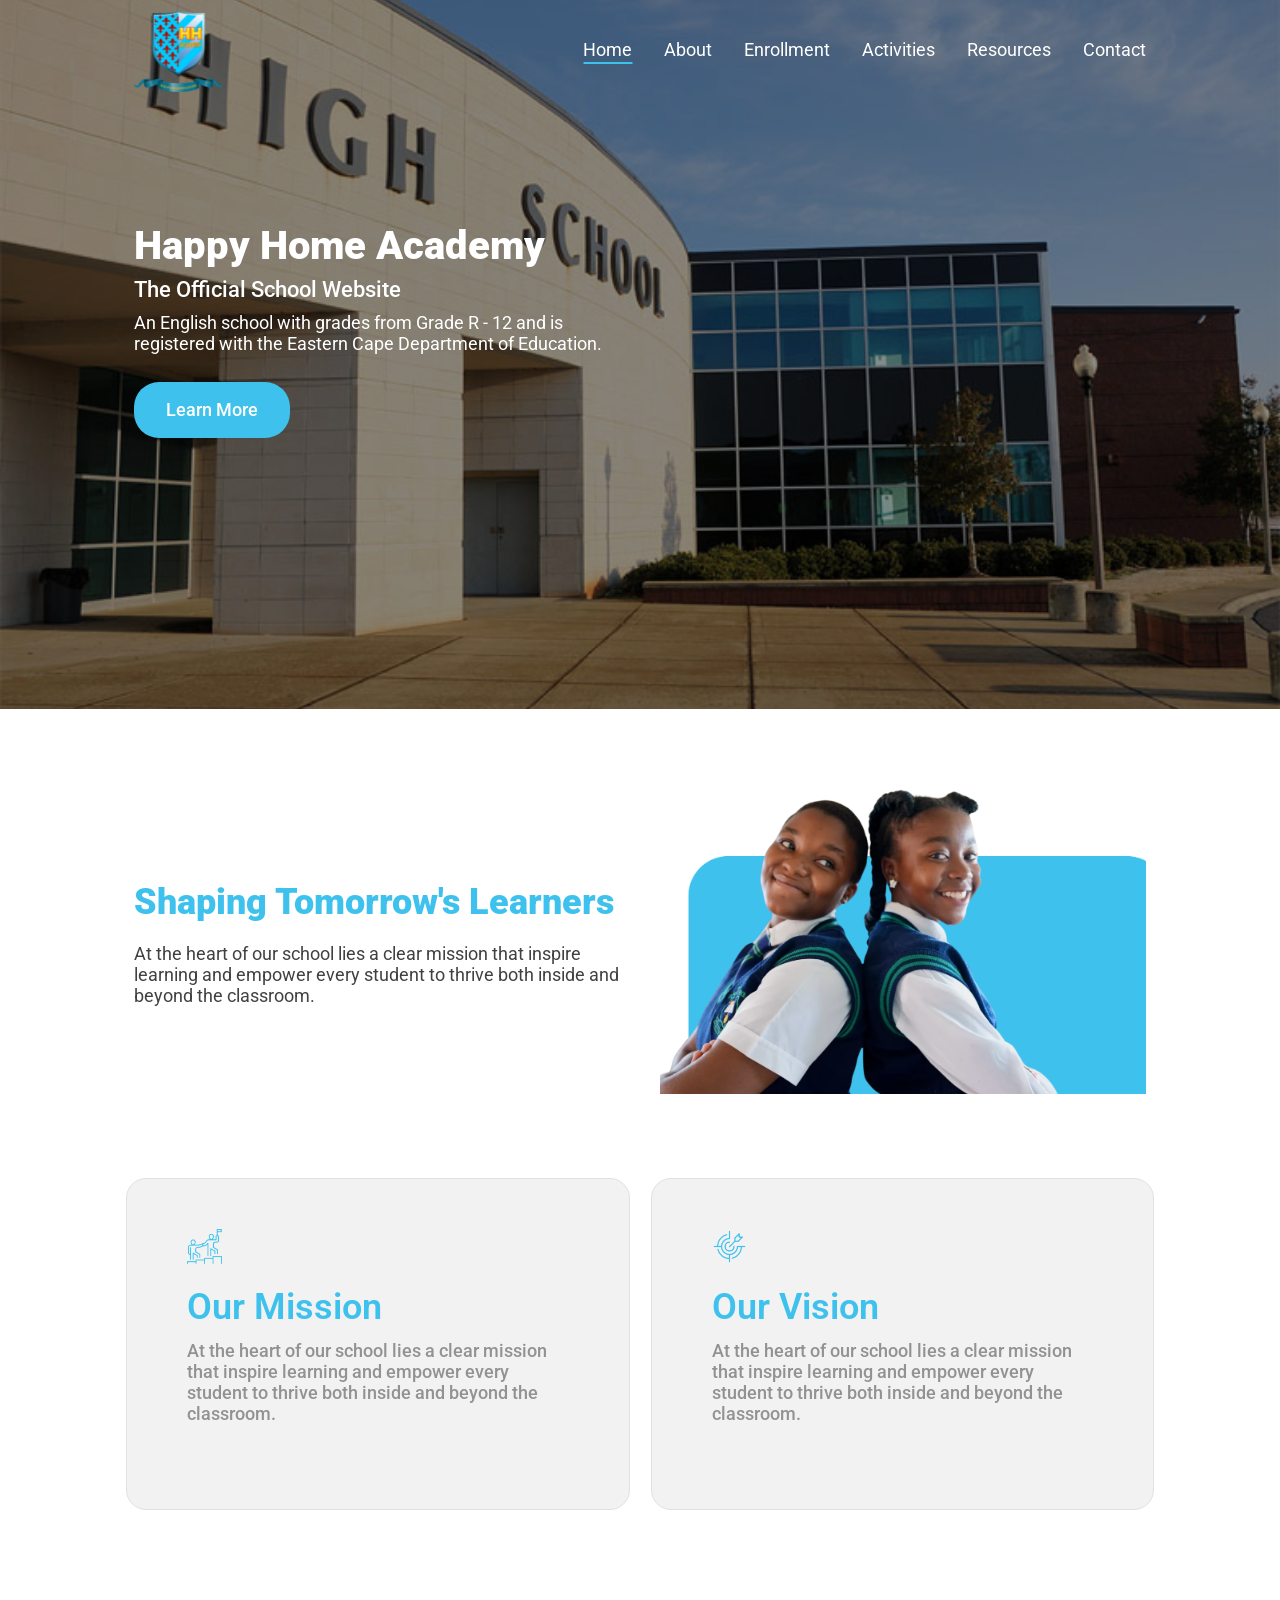
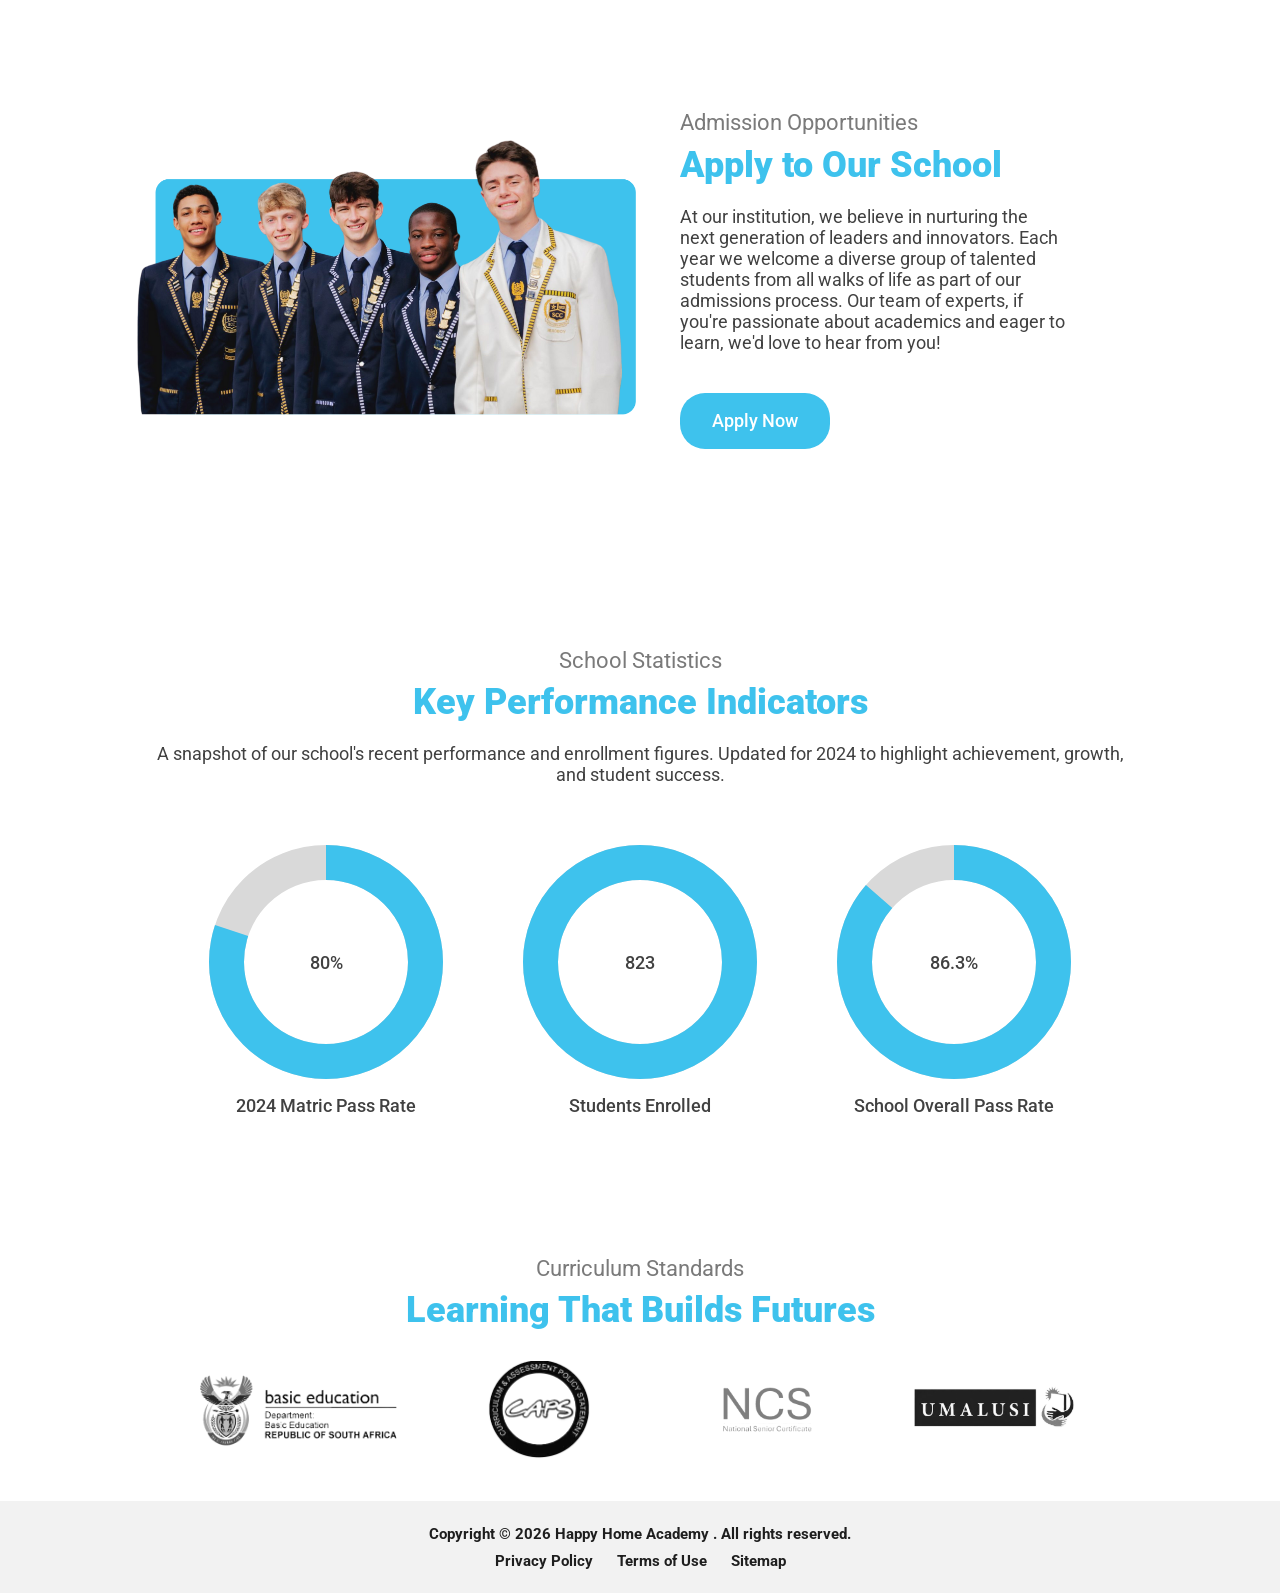
<file: index.html>
<!DOCTYPE html>
<html lang="en">
<head>
<meta charset="UTF-8">
<meta name="viewport" content="width=device-width, initial-scale=1.0">
<title>Happy Home Academy</title>
<link href="https://fonts.googleapis.com/css2?family=Roboto:wght@400;500;600;900&display=swap" rel="stylesheet">
<style>
  *, *::before, *::after { box-sizing: border-box; margin: 0; padding: 0; }
  html { scroll-behavior: smooth; }
  body { font-family: 'Roboto', sans-serif; background: #fff; color: #414141; }
  a { text-decoration: none; color: inherit; }

  /* NAV */
  nav {
    position: fixed;
    top: 0; left: 0; right: 0;
    z-index: 100;
    height: 102px;
    display: flex;
    align-items: center;
    justify-content: space-between;
    padding: 0 134px;
    transition: background 0.3s ease;
  }
  .nav-logo {
    display: flex;
    align-items: center;
    gap: 10px;
  }
  .nav-logo img { width: 89px; height: 83px; object-fit: contain; }
  .nav-links {
    display: flex;
    align-items: center;
    gap: 32px;
  }

  /* NAV ITEM — wraps the link + dropdown together */
  .nav-item {
    position: relative;
    display: flex;
    align-items: center;
  }

  .nav-links > a,
  .nav-item > a {
    font-size: 18px;
    font-weight: 400;
    color: #fff;
    position: relative;
    padding-bottom: 4px;
    display: inline-block;
    transition: color 0.3s ease;
  }
  .nav-links > a::after,
  .nav-item > a::after {
    content: '';
    position: absolute;
    bottom: 0; left: 50%;
    width: 0;
    height: 2px;
    background: #3EC2ED;
    transform: translateX(-50%) scaleX(0);
    transition: width 0.3s ease, transform 0.3s ease;
  }
  .nav-links > a.active::after,
  .nav-links > a:hover::after,
  .nav-item > a.active::after,
  .nav-item > a:hover::after {
    width: 100%;
    transform: translateX(-50%) scaleX(1);
  }
  .nav-links > a:hover,
  .nav-item > a:hover { color: #e0e0e0; }
  nav.scrolled {
    background: rgba(242,242,242,0.75);
    backdrop-filter: blur(25px);
  }
  nav.scrolled .nav-links > a,
  nav.scrolled .nav-item > a {
    color: #171717;
  }
  nav.scrolled .nav-links > a:hover,
  nav.scrolled .nav-item > a:hover {
    color: #3EC2ED;
  }

  /* DROPDOWN */
  .dropdown {
    position: absolute;
    top: calc(100% + 16px);
    left: 50%;
    min-width: 210px;
    padding: 10px;
    background: #fff;
    border: 1px solid #E1E1E1;
    border-radius: 14px;
    box-shadow: 0 18px 40px rgba(0,0,0,0.12);
    transform: translate(-50%, 8px);
    opacity: 0;
    pointer-events: none;
    transition: opacity 0.2s ease, transform 0.2s ease;
    z-index: 200;
  }
  .nav-item:hover .dropdown,
  .nav-item:focus-within .dropdown {
    opacity: 1;
    pointer-events: all;
    transform: translate(-50%, 0);
  }
  .dropdown a {
    display: block;
    padding: 11px 12px;
    border-radius: 10px;
    font-size: 14px;
    line-height: 18px;
    color: #414141;
    white-space: nowrap;
  }
  .dropdown a:hover {
    background: #E8F9FF;
    color: #3EC2ED;
  }
  .dropdown a::after {
    display: none;
  }
  .dropdown::before {
    content: '';
    position: absolute;
    left: 0;
    right: 0;
    top: -14px;
    height: 14px;
  }

  /* HAMBURGER BUTTON */
  .hamburger {
    display: none;
    flex-direction: column;
    justify-content: center;
    align-items: center;
    width: 44px;
    height: 44px;
    background: none;
    border: none;
    cursor: pointer;
    gap: 6px;
    padding: 4px;
    z-index: 200;
  }
  .hamburger span {
    display: block;
    width: 26px;
    height: 2px;
    background: #fff;
    border-radius: 2px;
    transition: transform 0.3s ease, opacity 0.3s ease;
  }
  nav.scrolled .hamburger span {
    background: #171717;
  }
  .hamburger.open span:nth-child(1) { transform: translateY(8px) rotate(45deg); }
  .hamburger.open span:nth-child(2) { opacity: 0; }
  .hamburger.open span:nth-child(3) { transform: translateY(-8px) rotate(-45deg); }

  /* MOBILE DROPDOWN MENU */
  .mobile-menu {
    display: none;
    position: fixed;
    top: 0;
    left: 0;
    right: 0;
    bottom: 0;
    background: rgba(255,255,255,0.97);
    z-index: 150;
    flex-direction: column;
    align-items: center;
    justify-content: center;
    gap: 36px;
    opacity: 0;
    pointer-events: none;
    transition: opacity 0.3s ease;
  }
  .mobile-menu.open {
    opacity: 1;
    pointer-events: all;
  }
  .mobile-menu a {
    font-size: 26px;
    font-weight: 600;
    color: #171717;
    letter-spacing: 0.5px;
    text-decoration: none;
    padding-bottom: 4px;
    position: relative;
    display: inline-block;
    transition: color 0.2s;
  }
  .mobile-menu a::after {
    content: '';
    position: absolute;
    bottom: -4px; left: 50%;
    width: 0; height: 2px;
    background: #3EC2ED;
    transform: translateX(-50%) scaleX(0);
    transition: width 0.3s ease, transform 0.3s ease;
  }
  .mobile-menu a.active::after,
  .mobile-menu a:hover::after { width: 100%; transform: translateX(-50%) scaleX(1); }
  .mobile-menu a.active,
  .mobile-menu a:hover { color: #3EC2ED; }
  
  .mobile-menu-close {
    position: absolute;
    top: 30px;
    right: 30px;
    background: none;
    border: none;
    color: #171717;
    font-size: 32px;
    cursor: pointer;
    padding: 8px;
    display: flex;
    align-items: center;
    justify-content: center;
    z-index: 201;
    transition: transform 0.2s;
  }
  .mobile-menu-close:hover { transform: rotate(90deg); }

  /* HERO */
  .hero {
    position: relative;
    width: 100%;
    height: 709px;
    overflow: hidden;
  }
  .hero-bg {
    position: absolute;
    inset: 0;
    width: 100%;
    height: 100%;
    object-fit: cover;
    object-position: center;
  }
  .hero-overlay {
    position: absolute;
    inset: 0;
    background: rgba(0,0,0,0.45);
  }
  .hero-content {
    position: relative;
    z-index: 10;
    padding: 222px 0 0 134px;
  }
  .hero-content h1 {
    font-size: 40px;
    font-weight: 900;
    color: #fff;
    line-height: 47px;
    margin-bottom: 8px;
  }
  .hero-content .tagline {
    font-size: 22px;
    font-weight: 500;
    color: #fff;
    margin-bottom: 10px;
  }
  .hero-content .desc {
    font-size: 18px;
    font-weight: 400;
    color: #fff;
    max-width: 490px;
    line-height: 21px;
    margin-bottom: 28px;
  }
  .btn-primary {
    display: inline-block;
    background: #3EC2ED;
    color: #fff;
    font-size: 18px;
    font-weight: 500;
    padding: 0 32px;
    height: 56px;
    line-height: 56px;
    border-radius: 25px;
    border: none;
    cursor: pointer;
    text-align: center;
  }
  .btn-primary:hover { background: #2db0db; }

  /* SECTION: SHAPING TOMORROW */
  .section-about {
    padding: 80px 134px;
    display: flex;
    align-items: center;
    justify-content: space-between;
    gap: 40px;
  }
  .section-about .about-text { flex: 1; max-width: 541px; }
  .section-about .about-text h2 {
    font-size: 36px;
    font-weight: 900;
    color: #3EC2ED;
    margin-bottom: 20px;
    line-height: 42px;
  }
  .section-about .about-text p {
    font-size: 18px;
    font-weight: 400;
    color: #414141;
    line-height: 21px;
    max-width: 541px;
  }
  .section-about .about-image {
    flex: 1;
    max-width: 521px;
  }
  .section-about .about-image img {
    width: 100%;
    height: 305px;
    object-fit: cover;
  }

  /* MISSION / VISION CARDS */
  .mission-vision {
    padding: 0 126px 80px;
    display: flex;
    gap: 21px;
  }
  .mv-card {
    flex: 1;
    background: #F2F2F2;
    border: 1px solid #E1E1E1;
    border-radius: 20px;
    padding: 50px 60px;
    min-height: 332px;
  }
  .mv-card .mv-icon {
    width: 35px;
    height: 35px;
    margin-bottom: 18px;
  }
  .mv-card h3 {
    font-size: 36px;
    font-weight: 600;
    color: #3EC2ED;
    margin-bottom: 12px;
    line-height: 42px;
  }
  .mv-card p {
    font-size: 18px;
    font-weight: 500;
    color: #929292;
    line-height: 21px;
    max-width: 464px;
  }

  /* APPLY SECTION */
  .section-apply {
    display: flex;
    align-items: center;
    min-height: 578px;
    position: relative;
    overflow: hidden;
    margin: 0 auto;
    padding: 0 134px;
    max-width: 1400px;
  }
  .apply-image {
    flex: 0 0 50%;
    height: 100%;
    display: flex;
    align-items: center;
    justify-content: center;
  }
  .apply-image img {
    width: 100%;
    height: 100%;
    object-fit: cover;
  }
  .apply-content {
    flex: 1;
    padding: 60px 80px 60px 40px;
  }
  .apply-content .sub-label {
    font-size: 22px;
    font-weight: 400;
    color: #7A7A7A;
    margin-bottom: 8px;
    line-height: 26px;
  }
  .apply-content h2 {
    font-size: 36px;
    font-weight: 900;
    color: #3EC2ED;
    line-height: 42px;
    max-width: 535px;
    margin-bottom: 20px;
  }
  .apply-content p {
    font-size: 18px;
    font-weight: 400;
    color: #414141;
    line-height: 21px;
    max-width: 438px;
    margin-bottom: 40px;
  }

  /* KPI SECTION */
  .section-kpi {
    padding: 80px 134px;
    text-align: center;
  }
  .section-kpi .sub-label {
    font-size: 22px;
    font-weight: 400;
    color: #7A7A7A;
    margin-bottom: 8px;
  }
  .section-kpi h2 {
    font-size: 36px;
    font-weight: 900;
    color: #3EC2ED;
    margin-bottom: 20px;
  }
  .section-kpi .kpi-desc {
    font-size: 18px;
    font-weight: 400;
    color: #414141;
    max-width: 992px;
    margin: 0 auto 60px;
    line-height: 21px;
  }
  .kpi-circles {
    display: flex;
    justify-content: center;
    gap: 80px;
    flex-wrap: wrap;
  }
  .kpi-item { display: flex; flex-direction: column; align-items: center; gap: 16px; }
  .donut-ring {
    position: relative;
    width: 234px;
    height: 234px;
  }
  .donut-ring svg { width: 234px; height: 234px; transform: rotate(-90deg); }
  .donut-ring .donut-bg { fill: none; stroke: #D9D9D9; stroke-width: 35; }
  .donut-ring .donut-fill { fill: none; stroke: #3EC2ED; stroke-width: 35; stroke-linecap: butt; transition: stroke-dasharray 1s ease; }
  .donut-center {
    position: absolute;
    inset: 0;
    display: flex;
    align-items: center;
    justify-content: center;
    font-size: 18px;
    font-weight: 500;
    color: #414141;
  }
  .kpi-label {
    font-size: 18px;
    font-weight: 500;
    color: #414141;
    text-align: center;
  }

  /* CURRICULUM SECTION */
  .section-curriculum {
    padding: 60px 134px 40px;
    text-align: center;
  }
  .section-curriculum .sub-label {
    font-size: 22px;
    font-weight: 400;
    color: #7A7A7A;
    margin-bottom: 8px;
  }
  .section-curriculum h2 {
    font-size: 36px;
    font-weight: 900;
    color: #3EC2ED;
    margin-bottom: 30px;
  }
  .curriculum-logos {
    display: flex;
    align-items: center;
    justify-content: center;
    gap: 40px;
    flex-wrap: wrap;
  }
  .curriculum-logos img {
    height: 100px;
    object-fit: contain;
    filter: grayscale(20%);
  }

  /* FOOTER */
  footer {
    background: #F2F2F2;
    height: 92px;
    display: flex;
    flex-direction: column;
    align-items: center;
    justify-content: center;
    gap: 8px;
  }
  footer .copy {
    font-size: 15px;
    font-weight: 700;
    color: #1E1E1E;
  }
  footer .footer-links {
    display: flex;
    gap: 24px;
    list-style: none;
  }
  footer .footer-links li a {
    font-size: 15px;
    font-weight: 700;
    color: #1E1E1E;
  }
  footer .footer-links li a:hover { color: #3EC2ED; }

  /* =====================
     FADE-UP ANIMATION
     ===================== */
  .fade-up {
    opacity: 0;
    transform: translateY(40px);
    transition: opacity 0.7s ease, transform 0.7s ease;
  }
  .fade-up.visible {
    opacity: 1;
    transform: translateY(0);
  }

  /* =====================
     TABLET RESPONSIVE
     ===================== */
  @media (max-width: 1100px) {
    nav { padding: 0 40px; }
    .hero-content { padding: 180px 40px 0; }
    .section-about { padding: 60px 40px; }
    .mission-vision { padding: 0 40px 60px; }
    .section-apply { padding: 0 40px; }
    .section-kpi { padding: 60px 40px; }
    .section-curriculum { padding: 50px 40px 30px; }
  }

  /* =====================
     MOBILE RESPONSIVE
     ===================== */
  @media (max-width: 768px) {

    /* NAV */
    nav {
      position: fixed;
      height: 70px;
      padding: 0 20px;
    }
    .nav-logo img { width: 56px; height: 52px; }
    .nav-links { display: none; }
    .hamburger { display: flex; }

    /* MOBILE MENU */
    .mobile-menu { display: flex; }

    /* HERO */
    .hero { height: 100svh; min-height: 500px; }
    .hero-content {
      padding: 140px 20px 0;
    }
    .hero-content h1 { font-size: 28px; line-height: 34px; }
    .hero-content .tagline { font-size: 16px; }
    .hero-content .desc { font-size: 15px; max-width: 100%; }
    .btn-primary { font-size: 16px; height: 48px; line-height: 48px; padding: 0 24px; }

    /* ABOUT */
    .section-about {
      flex-direction: column;
      padding: 50px 20px;
      gap: 28px;
    }
    .section-about .about-text { max-width: 100%; }
    .section-about .about-text h2 { font-size: 26px; line-height: 32px; }
    .section-about .about-text p { font-size: 15px; }
    .section-about .about-image { max-width: 100%; width: 100%; }
    .section-about .about-image img { height: 220px; border-radius: 12px; }

    /* MISSION/VISION */
    .mission-vision {
      flex-direction: column;
      padding: 0 20px 50px;
      gap: 16px;
    }
    .mv-card {
      padding: 30px 24px;
      min-height: unset;
      border-radius: 16px;
    }
    .mv-card h3 { font-size: 24px; }
    .mv-card p { font-size: 15px; max-width: 100%; }

    /* APPLY SECTION */
    .section-apply {
      flex-direction: column;
      padding: 0;
      min-height: unset;
      max-width: 100%;
    }
    .apply-image {
      flex: none;
      width: 100%;
      height: 240px;
      padding: 20px;
    }
    .apply-image img { border-radius: 0; object-fit: contain; }
    .apply-content {
      padding: 32px 20px 40px;
    }
    .apply-content .sub-label { font-size: 16px; }
    .apply-content h2 { font-size: 26px; line-height: 32px; max-width: 100%; }
    .apply-content p { font-size: 15px; max-width: 100%; margin-bottom: 28px; }

    /* KPI */
    .section-kpi {
      padding: 50px 20px;
    }
    .section-kpi h2 { font-size: 26px; }
    .section-kpi .sub-label { font-size: 16px; }
    .section-kpi .kpi-desc { font-size: 15px; margin-bottom: 40px; }
    .kpi-circles { gap: 40px; }
    .donut-ring { width: 160px; height: 160px; }
    .donut-ring svg { width: 160px; height: 160px; }
    .donut-ring .donut-bg,
    .donut-ring .donut-fill { stroke-width: 24; }
    .donut-center { font-size: 15px; }
    .kpi-label { font-size: 15px; }

    /* CURRICULUM */
    .section-curriculum {
      padding: 40px 20px 30px;
    }
    .section-curriculum h2 { font-size: 26px; }
    .section-curriculum .sub-label { font-size: 16px; }
    .curriculum-logos { gap: 20px; }
    .curriculum-logos img { height: 70px; max-width: 100%; width: auto; }

    /* FOOTER */
    footer {
      height: auto;
      padding: 24px 20px;
      text-align: center;
    }
    footer .copy { font-size: 13px; margin-bottom: 12px; }
    footer .footer-links { flex-direction: column; gap: 8px; }
    footer .footer-links li a { font-size: 12px; }
  }

  @media (max-width: 480px) {
    /* FOOTER */
    footer {
      padding: 20px 16px;
    }
    footer .copy { font-size: 12px; margin-bottom: 10px; }
    footer .footer-links { gap: 6px; }
    footer .footer-links li a { font-size: 11px; }
  }
</style>
</head>
<body>

<!-- NAV -->
<nav>
  <div class="nav-logo">
    <img src="Images/HH_Academy_logo.png" alt="HH Academy Logo">
  </div>
  <div class="nav-links">
    <a href="index.html" class="active">Home</a>
    <div class="nav-item">
      <a href="about.html">About</a>
      <div class="dropdown" aria-label="About sub pages">
        <a href="code_of_conduct.html">Code of Conduct</a>
        <a href="drug_policy.html">Drug Policy</a>
      </div>
    </div>
    <a href="enrollment.html">Enrollment</a>
    <a href="activities.html">Activities</a>
    <a href="resources.html">Resources</a>
    <a href="contact.html">Contact</a>
  </div>
  <button class="hamburger" id="hamburger" aria-label="Toggle navigation" aria-expanded="false">
    <span></span>
    <span></span>
    <span></span>
  </button>
</nav>

<!-- MOBILE DROPDOWN MENU -->
<div class="mobile-menu" id="mobileMenu" role="navigation" aria-label="Mobile navigation">
  <button class="mobile-menu-close" id="mobileMenuClose" aria-label="Close navigation">&times;</button>
  <a href="index.html" class="active">Home</a>
  <a href="about.html">About</a>
  <a href="code_of_conduct.html">Code of Conduct</a>
  <a href="drug_policy.html">Drug Policy</a>
  <a href="enrollment.html">Enrollment</a>
  <a href="activities.html">Activities</a>
  <a href="resources.html">Resources</a>
  <a href="contact.html">Contact</a>
</div>

<!-- HERO -->
<section class="hero">
  <img class="hero-bg" src="Images/HH_Academy_Image_Landing_Page.png" alt="Happy Home Academy">
  <div class="hero-overlay"></div>
  <div class="hero-content">
    <h1>Happy Home Academy</h1>
    <p class="tagline">The Official School Website</p>
    <p class="desc">An English school with grades from Grade R - 12 and is registered with the Eastern Cape Department of Education.</p>
    <a href="#section-apply" class="btn-primary">Learn More</a>
  </div>
</section>

<!-- SHAPING TOMORROW -->
<section class="section-about fade-up">
  <div class="about-text">
    <h2>Shaping Tomorrow's Learners</h2>
    <p>At the heart of our school lies a clear mission that inspire learning and empower every student to thrive both inside and beyond the classroom.</p>
  </div>
  <div class="about-image">
    <img src="Images/HH_Academy_Image_1.png" alt="Students">
  </div>
</section>

<!-- MISSION / VISION -->
<div class="mission-vision fade-up">
  <div class="mv-card">
    <img class="mv-icon" src="Images/HH_Academy_Image_Our_Mission.png" alt="Mission icon" onerror="this.style.display='none'">
    <h3>Our Mission</h3>
    <p>At the heart of our school lies a clear mission that inspire learning and empower every student to thrive both inside and beyond the classroom.</p>
  </div>
  <div class="mv-card">
    <img class="mv-icon" src="Images/HH_Academy_Image_Our_Vision.png" alt="Vision icon" onerror="this.style.display='none'">
    <h3>Our Vision</h3>
    <p>At the heart of our school lies a clear mission that inspire learning and empower every student to thrive both inside and beyond the classroom.</p>
  </div>
</div>

<!-- APPLY SECTION -->
<section class="section-apply fade-up" id="section-apply">
  <div class="apply-image">
    <img src="Images/HH_Academy_Image_3.png" alt="Students in uniform">
  </div>
  <div class="apply-content">
    <p class="sub-label">Admission Opportunities</p>
    <h2>Apply to Our School</h2>
    <p>At our institution, we believe in nurturing the next generation of leaders and innovators. Each year we welcome a diverse group of talented students from all walks of life as part of our admissions process. Our team of experts, if you're passionate about academics and eager to learn, we'd love to hear from you!</p>
    <a href="#" class="btn-primary">Apply Now</a>
  </div>
</section>

<!-- KPI SECTION -->
<section class="section-kpi fade-up">
  <p class="sub-label">School Statistics</p>
  <h2>Key Performance Indicators</h2>
  <p class="kpi-desc">A snapshot of our school's recent performance and enrollment figures. Updated for 2024 to highlight achievement, growth, and student success.</p>
  <div class="kpi-circles">

    <div class="kpi-item">
      <div class="donut-ring">
        <svg viewBox="0 0 234 234">
          <circle class="donut-bg" cx="117" cy="117" r="99.5"/>
          <circle class="donut-fill" cx="117" cy="117" r="99.5" id="donut1"/>
        </svg>
        <div class="donut-center">80%</div>
      </div>
      <span class="kpi-label">2024 Matric Pass Rate</span>
    </div>

    <div class="kpi-item">
      <div class="donut-ring">
        <svg viewBox="0 0 234 234">
          <circle class="donut-bg" cx="117" cy="117" r="99.5"/>
          <circle class="donut-fill" cx="117" cy="117" r="99.5" id="donut2"/>
        </svg>
        <div class="donut-center">823</div>
      </div>
      <span class="kpi-label">Students Enrolled</span>
    </div>

    <div class="kpi-item">
      <div class="donut-ring">
        <svg viewBox="0 0 234 234">
          <circle class="donut-bg" cx="117" cy="117" r="99.5"/>
          <circle class="donut-fill" cx="117" cy="117" r="99.5" id="donut3"/>
        </svg>
        <div class="donut-center">86.3%</div>
      </div>
      <span class="kpi-label">School Overall Pass Rate</span>
    </div>

  </div>
</section>

<!-- CURRICULUM SECTION -->
<section class="section-curriculum fade-up">
  <p class="sub-label">Curriculum Standards</p>
  <h2>Learning That Builds Futures</h2>
  <div class="curriculum-logos">
    <img src="Images/HH_Academy_Image_4.png" alt="Curriculum standards logos">
  </div>
</section>

<!-- FOOTER -->
<footer>
  <p class="copy">Copyright &copy; 2026 Happy Home Academy . All rights reserved.</p>
  <ul class="footer-links">
    <li><a href="#">Privacy Policy</a></li>
    <li><a href="#">Terms of Use</a></li>
    <li><a href="#">Sitemap</a></li>
  </ul>
</footer>

<script>
  // Donut charts
  const circumference = 2 * Math.PI * 99.5;

  function setDonut(id, pct) {
    const el = document.getElementById(id);
    const filled = (pct / 100) * circumference;
    el.style.strokeDasharray = `${filled} ${circumference}`;
  }

  setDonut('donut1', 80);
  setDonut('donut2', 100);
  setDonut('donut3', 86.3);

  // Hamburger / mobile menu
  const hamburger = document.getElementById('hamburger');
  const mobileMenu = document.getElementById('mobileMenu');
  const mobileMenuClose = document.getElementById('mobileMenuClose');

  hamburger.addEventListener('click', () => {
    const isOpen = mobileMenu.classList.toggle('open');
    hamburger.classList.toggle('open', isOpen);
    hamburger.setAttribute('aria-expanded', isOpen);
    document.body.style.overflow = isOpen ? 'hidden' : '';
  });

  // Close menu when close button is clicked
  mobileMenuClose.addEventListener('click', () => {
    mobileMenu.classList.remove('open');
    hamburger.classList.remove('open');
    hamburger.setAttribute('aria-expanded', 'false');
    document.body.style.overflow = '';
  });

  // Close menu when a link is tapped
  mobileMenu.querySelectorAll('a').forEach(link => {
    link.addEventListener('click', () => {
      mobileMenu.classList.remove('open');
      hamburger.classList.remove('open');
      hamburger.setAttribute('aria-expanded', 'false');
      document.body.style.overflow = '';
    });
  });

  // Scroll event to darken nav background
  const nav = document.querySelector('nav');
  window.addEventListener('scroll', () => {
    if (window.scrollY > 0) {
      nav.classList.add('scrolled');
    } else {
      nav.classList.remove('scrolled');
    }
  });

  // Scroll-triggered fade-up animations
  const fadeEls = document.querySelectorAll('.fade-up');
  const observer = new IntersectionObserver((entries) => {
    entries.forEach(entry => {
      if (entry.isIntersecting) {
        entry.target.classList.add('visible');
        observer.unobserve(entry.target);
      }
    });
  }, { threshold: 0.12 });

  fadeEls.forEach(el => observer.observe(el));
</script>
</body>
</html>
</file>
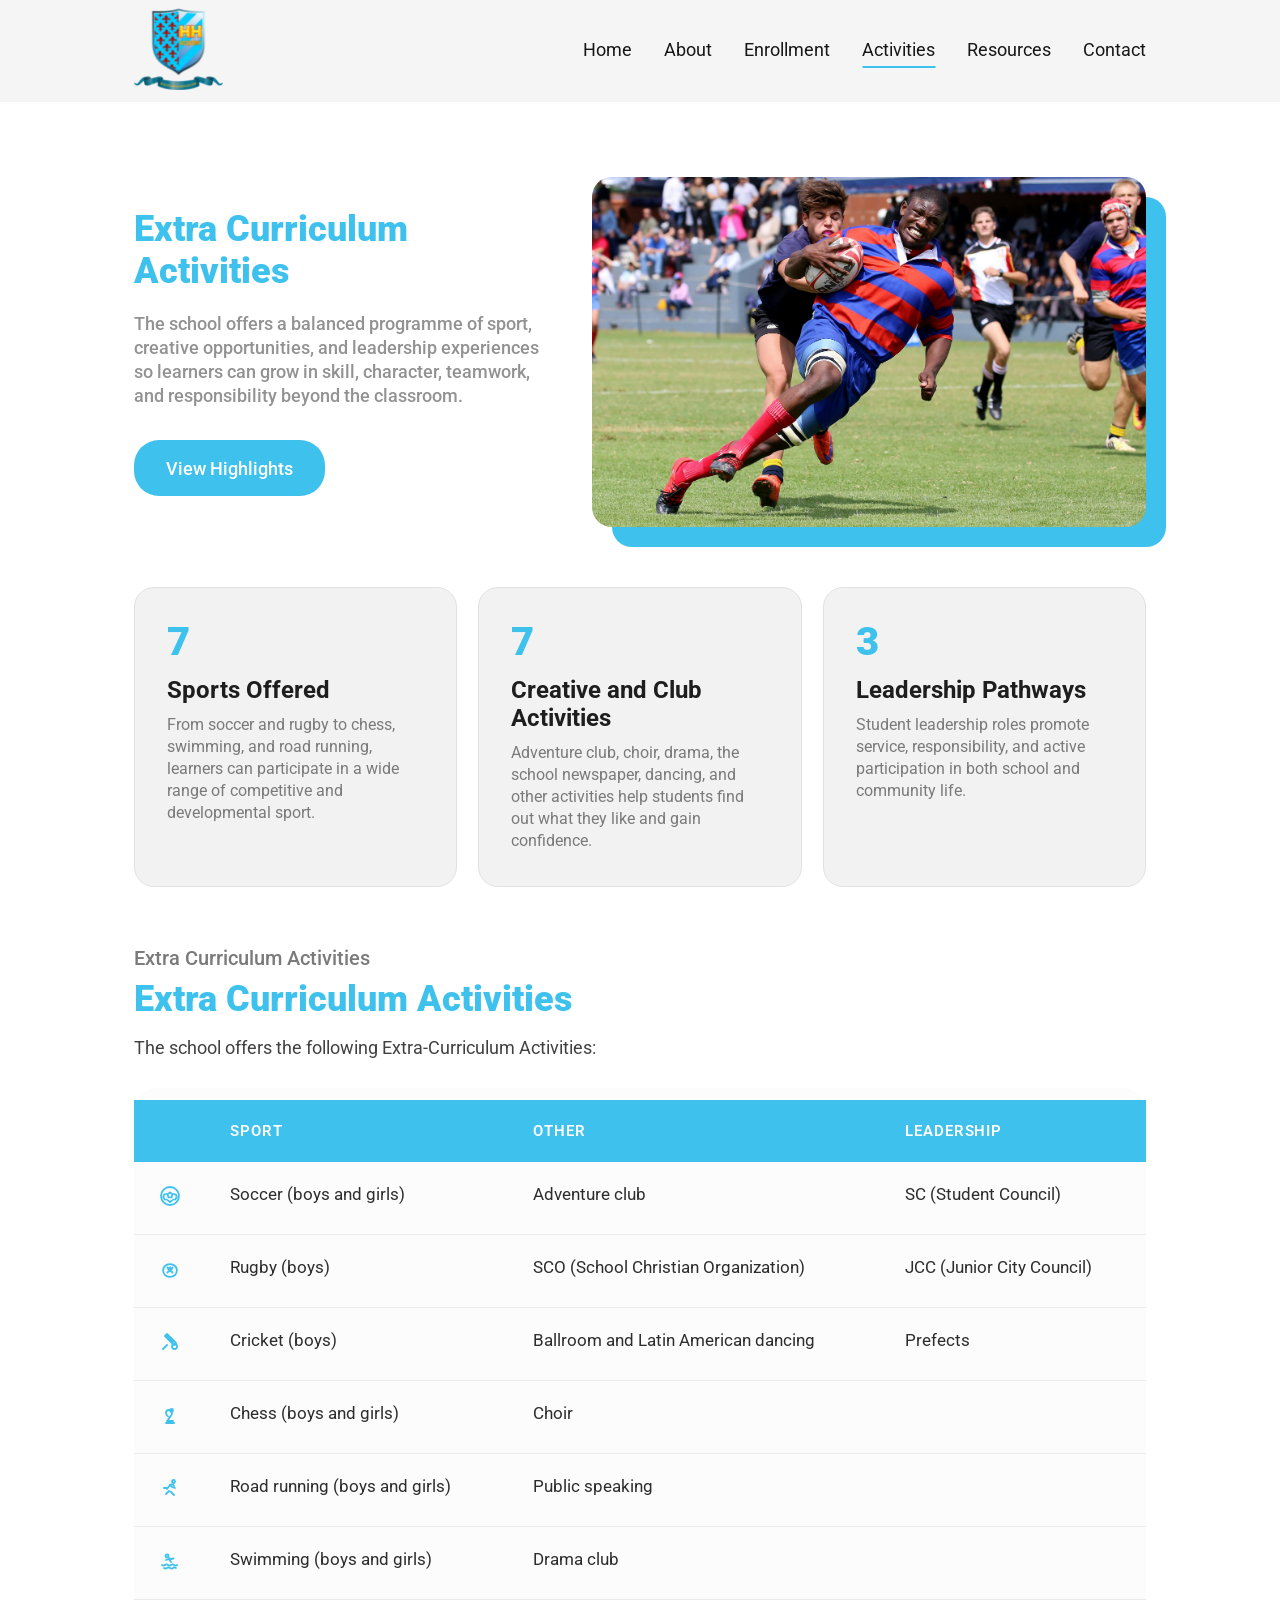
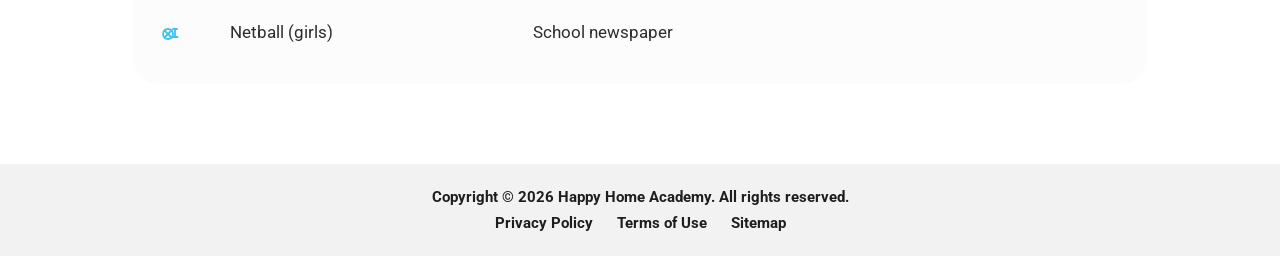
<file: activities.html>
<!DOCTYPE html>
<html lang="en">
<head>
<meta charset="UTF-8">
<meta name="viewport" content="width=device-width, initial-scale=1.0">
<title>Activities - HH Academy</title>
<link href="https://fonts.googleapis.com/css2?family=Roboto:wght@400;500;700;900&display=block" rel="stylesheet">
<style>
  *, *::before, *::after { box-sizing: border-box; margin: 0; padding: 0; }
  html { scroll-behavior: smooth; }
  body { font-family: 'Roboto', sans-serif; background: #ffffff; color: #171717; }
  a { text-decoration: none; color: inherit; }

  .fade-up {
    opacity: 0;
    transform: translateY(40px);
    transition: opacity 0.7s ease, transform 0.7s ease;
  }

  .visible {
    opacity: 1;
    transform: translateY(0);
  }

  :root {
    --cyan: #3EC2ED;
    --cyan-dark: #2db0db;
    --gold: #FFC107;
    --text: #414141;
    --muted: #7A7A7A;
    --card: #F2F2F2;
    --line: #E1E1E1;
  }

  nav {
    position: sticky;
    top: 0;
    z-index: 100;
    width: 100%;
    height: 102px;
    background: rgba(242,242,242,0.75);
    backdrop-filter: blur(25px);
    display: flex;
    align-items: center;
    justify-content: space-between;
    padding: 0 134px;
  }
  .nav-logo img { width: 89px; height: 83px; object-fit: contain; }
  .nav-links {
    display: flex;
    align-items: center;
    gap: 32px;
    list-style: none;
  }
  .nav-item {
    position: relative;
  }
  .nav-links a {
    font-size: 18px;
    font-weight: 400;
    color: #171717;
    padding-bottom: 4px;
    position: relative;
    display: inline-block;
  }
  .nav-links a::after {
    content: '';
    position: absolute;
    bottom: -4px;
    left: 50%;
    width: 0;
    height: 2px;
    background: var(--cyan);
    transform: translateX(-50%) scaleX(0);
    transition: width 0.3s ease, transform 0.3s ease;
  }
  .nav-links a.active::after,
  .nav-links a:hover::after {
    width: 100%;
    transform: translateX(-50%) scaleX(1);
  }
  .dropdown {
    position: absolute;
    top: calc(100% + 16px);
    left: 50%;
    min-width: 210px;
    padding: 10px;
    background: #fff;
    border: 1px solid var(--line);
    border-radius: 14px;
    box-shadow: 0 18px 40px rgba(0,0,0,0.12);
    transform: translate(-50%, 8px);
    opacity: 0;
    pointer-events: none;
    transition: opacity 0.2s ease, transform 0.2s ease;
  }
  .dropdown::before {
    content: '';
    position: absolute;
    left: 0;
    right: 0;
    top: -14px;
    height: 14px;
  }
  .dropdown a {
    display: block;
    padding: 11px 12px;
    border-radius: 10px;
    font-family: 'Roboto', sans-serif; /* Changed font to Roboto */
    font-size: 14px;
    line-height: 18px;
    color: var(--text);
    white-space: nowrap;
  }
  .dropdown a::after { display: none; }
  .dropdown a:hover {
    background: #E8F9FF;
    color: var(--cyan);
  }
  .nav-item:hover .dropdown,
  .nav-item:focus-within .dropdown {
    opacity: 1;
    pointer-events: all;
    transform: translate(-50%, 0);
  }

  .hamburger {
    display: none;
    flex-direction: column;
    justify-content: center;
    align-items: center;
    width: 44px;
    height: 44px;
    background: none;
    border: none;
    cursor: pointer;
    gap: 6px;
    padding: 4px;
    z-index: 200;
  }
  .hamburger span {
    display: block;
    width: 26px;
    height: 2px;
    background: #171717;
    border-radius: 2px;
    transition: transform 0.3s ease, opacity 0.3s ease;
  }
  .hamburger.open span:nth-child(1) { transform: translateY(8px) rotate(45deg); }
  .hamburger.open span:nth-child(2) { opacity: 0; }
  .hamburger.open span:nth-child(3) { transform: translateY(-8px) rotate(-45deg); }

  .mobile-menu {
    display: none;
    position: fixed;
    top: 0;
    left: 0;
    right: 0;
    bottom: 0;
    background: rgba(255,255,255,0.97);
    z-index: 150;
    flex-direction: column;
    align-items: center;
    justify-content: center;
    gap: 36px;
    opacity: 0;
    pointer-events: none;
    transition: opacity 0.3s ease;
    overflow-y: auto;
    padding: 86px 20px 42px;
  }
  .mobile-menu.open {
    opacity: 1;
    pointer-events: all;
  }
  .mobile-menu a {
    font-size: 26px;
    font-weight: 600;
    color: #171717;
    letter-spacing: 0.5px;
    text-decoration: none;
    position: relative;
    display: inline-block;
    transition: color 0.2s;
  }
  .mobile-menu a::after {
    content: '';
    position: absolute;
    bottom: -4px;
    left: 50%;
    width: 0;
    height: 2px;
    background: var(--cyan);
    transform: translateX(-50%) scaleX(0);
    transition: width 0.3s ease, transform 0.3s ease;
  }
  .mobile-menu a.active::after,
  .mobile-menu a:hover::after {
    width: 100%;
    transform: translateX(-50%) scaleX(1);
  }
  .mobile-menu a.active,
  .mobile-menu a:hover { color: var(--cyan); }

  .mobile-menu-close {
    position: absolute; top: 30px; right: 30px;
    background: none; border: none; color: #171717;
    font-size: 32px; cursor: pointer; padding: 8px;
    display: flex; align-items: center; justify-content: center;
    z-index: 201; transition: transform 0.2s;
  }
  .mobile-menu-close:hover { transform: rotate(90deg); }

  .hero {
    display: grid;
    grid-template-columns: minmax(0, 1fr) 554px;
    align-items: center;
    gap: 40px;
    padding: 75px 134px 60px;
  }
  .hero-copy h1 {
    font-size: 36px;
    font-weight: 900;
    line-height: 42px;
    color: var(--cyan);
    max-width: 520px;
    margin-bottom: 20px;
  }
  .hero-copy p {
    font-size: 18px;
    font-weight: 500;
    line-height: 24px;
    color: #929292;
    max-width: 560px;
    margin-bottom: 32px;
  }
  .btn-group {
    display: flex;
    gap: 20px;
    flex-wrap: wrap;
  }
  .btn {
    min-width: 169px;
    height: 56px;
    padding: 0 32px;
    border-radius: 25px;
    background: var(--cyan);
    color: #ffffff;
    font-size: 18px;
    font-weight: 500;
    display: inline-flex;
    align-items: center;
    justify-content: center;
    transition: background 0.2s ease;
  }
  .btn:hover { background: var(--cyan-dark); }
  .btn-secondary {
    background: transparent;
    color: var(--cyan);
    border: 2px solid var(--cyan);
  }
  .btn-secondary:hover {
    background: rgba(62, 194, 237, 0.08);
  }

  .hero-image {
    position: relative;
    height: 350px;
    border-radius: 20px;
    overflow: visible;
    z-index: 2;
  }
  .hero-image::after {
    content: '';
    position: absolute;
    width: 100%;
    height: 100%;
    background: #3EC2ED;
    border-radius: 20px;
    z-index: -1;
    bottom: -20px;
    right: -20px;
  }
  .hero-image img {
    width: 100%;
    height: 100%;
    object-fit: cover;
    border-radius: 20px;
    position: relative;
    z-index: 1;
  }

  .stats-section {
    padding: 0 134px 60px;
  }
  .stats-grid {
    display: grid;
    grid-template-columns: repeat(3, 1fr);
    gap: 21px;
  }
  .stat-card {
    background: var(--card);
    border: 1px solid var(--line);
    border-radius: 20px;
    padding: 34px 32px;
  }
  .stat-card .stat-number {
    display: block;
    font-size: 40px;
    font-weight: 900;
    line-height: 1;
    color: var(--cyan);
    margin-bottom: 14px;
  }
  .stat-card h2 {
    font-size: 24px;
    font-weight: 700;
    color: #1E1E1E;
    margin-bottom: 10px;
  }
  .stat-card p {
    font-size: 16px;
    line-height: 22px;
    color: var(--muted);
  }

  .activities-section {
    padding: 0 134px 80px;
  }
  .section-header {
    margin-bottom: 28px;
  }
  .section-header .kicker {
    font-size: 20px;
    font-weight: 500;
    line-height: 23px;
    color: var(--muted);
    margin-bottom: 8px;
  }
  .section-header h2 {
    font-size: 36px;
    font-weight: 900;
    line-height: 42px;
    color: var(--cyan);
    margin-bottom: 16px;
  }
  .section-header p {
    font-size: 18px;
    line-height: 24px;
    color: var(--text);
    max-width: 900px;
  }

  .table-shell {
    background: #fcfcfc;
    border-radius: 24px;
    padding: 12px 0;
  }
  .activity-table {
    width: 100%;
    border-collapse: separate;
    border-spacing: 0;
  }
  .activity-table thead {
    background: transparent;
  }
  .activity-table th,
  .activity-table td {
    padding: 22px 24px;
    text-align: left;
    vertical-align: top;
  }
  .activity-table thead {
    background: var(--cyan); /* Kept background */
  }
  .activity-table th {
    font-family: 'Roboto', sans-serif; /* Changed font to Roboto */
    font-size: 15px;
    font-weight: 600;
    color: #ffffff;
    text-transform: uppercase;
    letter-spacing: 0.06em;
  }
  .activity-table td {
    font-family: 'Roboto', sans-serif;
    font-size: 17px;
    font-weight: 400;
    color: #2D2D2D;
    border-top: 1px solid rgba(225, 225, 225, 0.6);
  }
  .activity-table tbody tr:first-child td {
    border-top: none;
  }
  .activity-table tbody tr {
    background: transparent;
  }
  .activity-table td:first-child,
  .activity-table th:first-child {
    width: 56px;
    text-align: center;
  }
  .topic-icon {
    display: inline-flex;
    align-items: center;
    justify-content: center;
    width: 24px;
    height: 24px;
    color: var(--cyan);
  }
  .topic-icon svg {
    width: 24px;
    height: 24px;
    stroke: currentColor;
    fill: none;
    stroke-width: 1.8;
    stroke-linecap: round;
    stroke-linejoin: round;
  }

  .activity-cards {
    display: none;
    gap: 18px;
  }
  .activity-card {
    background: #fafafa;
    border-radius: 20px;
    padding: 24px 22px;
  }
  .activity-card .row-number {
    display: inline-flex;
    align-items: center;
    justify-content: center;
    width: 24px;
    height: 24px;
    color: var(--cyan);
    margin-bottom: 16px;
  }
  .activity-card .row-number svg {
    width: 24px;
    height: 24px;
    stroke: currentColor;
    fill: none;
    stroke-width: 1.8;
    stroke-linecap: round;
    stroke-linejoin: round;
  }
  .activity-card .item {
    margin-bottom: 18px;
  }
  .activity-card .item:last-child {
    margin-bottom: 0;
  }
  .activity-card .label {
    display: block;
    font-size: 13px;
    font-weight: 600;
    letter-spacing: 0.06em;
    text-transform: uppercase;
    color: #7a7a7a;
    margin-bottom: 8px;
  }
  .activity-card .value {
    font-size: 16px;
    line-height: 24px;
    color: var(--text);
  }

  footer {
    background: #F2F2F2;
    min-height: 92px;
    display: flex;
    flex-direction: column;
    align-items: center;
    justify-content: center;
    gap: 8px;
    padding: 20px 16px;
    text-align: center;
  }
  footer .copyright {
    font-size: 15px;
    font-weight: 700;
    color: #1E1E1E;
  }
  footer .footer-links {
    display: flex;
    gap: 24px;
    flex-wrap: wrap;
    justify-content: center;
  }
  footer .footer-links a {
    font-size: 15px;
    font-weight: 700;
    color: #1E1E1E;
  }

  @media (max-width: 1100px) {
    .hero,
    .stats-section,
    .activities-section,
    nav {
      padding-left: 40px;
      padding-right: 40px;
    }

    .hero {
      grid-template-columns: 1fr;
      width: 100%;
      max-width: 800px;
      margin-left: auto;
      margin-right: auto;
    }

    .hero-image {
      width: 100%;
      max-width: 720px;
      height: clamp(260px, 34vw, 340px);
      margin-left: auto;
      margin-right: auto;
    }

    .hero-image::after {
      bottom: -14px;
      right: -14px;
    }

    .hero-image img {
      object-position: center 28%;
    }

    .stats-section,
    .activities-section {
      width: 100%;
      max-width: 800px;
      margin-left: auto;
      margin-right: auto;
    }

    .hero-copy,
    .section-header {
      max-width: 720px;
    }

    .stats-grid {
      grid-template-columns: 1fr;
    }
  }

  @media (max-width: 768px) {
    nav {
      height: 70px;
      padding: 0 20px;
    }
    .nav-logo img { width: 56px; height: 52px; }
    .nav-links { display: none; }
    .hamburger { display: flex; }
    .mobile-menu { display: flex; }

    .hero,
    .stats-section,
    .activities-section,
    .hero {
      padding-top: 30px;
      padding-bottom: 40px;
      gap: 28px;
    }
    .section-header .kicker {
      font-size: 16px;
      line-height: 20px;
    }
    .hero-copy h1,
    .section-header h2 {
      font-size: 26px;
      line-height: 32px;
    }
    .hero-copy p,
    .section-header p {
      font-size: 15px;
      line-height: 22px;
    }
    .btn-group {
      gap: 12px;
    }
    .btn {
      min-width: 140px;
      height: 48px;
      padding: 0 24px;
      font-size: 16px;
    }
    .hero-image {
      height: 240px;
      border-radius: 16px;
    }

    .stats-section {
      padding-bottom: 40px;
    }
    .stat-card {
      padding: 26px 22px;
    }
    .stat-card .stat-number {
      font-size: 32px;
    }
    .stat-card h2 {
      font-size: 21px;
    }
    .stat-card p {
      font-size: 15px;
      line-height: 22px;
    }

    .activities-section {
      padding-bottom: 50px;
    }
    .table-shell {
      display: none;
    }
    .activity-cards {
      display: grid;
      gap: 20px;
    }

    footer .copyright,
    footer .footer-links a {
      font-size: 12px;
    }
    footer .footer-links {
      flex-direction: column;
      gap: 16px;
      flex-wrap: wrap;
      justify-content: center;
    }
  }

  @media (max-width: 480px) {
    .btn-group {
      flex-direction: column;
      align-items: stretch;
    }
    .btn {
      width: 100%;
      min-width: 0;
    }
    
    footer .footer-links {
      flex-direction: column;
      gap: 12px;
    }
  }
</style>
</head>
<body>

<nav>
  <div class="nav-logo">
    <img src="Images/HH_Academy_logo.png" alt="HH Academy Logo" loading="lazy" onerror="this.style.display='none'">
  </div>
  <div class="nav-links">
    <a href="index.html">Home</a>
    <div class="nav-item">
      <a href="about.html">About</a>
      <div class="dropdown" aria-label="About sub pages">
        <a href="code_of_conduct.html">Code of Conduct</a>
        <a href="drug_policy.html">Drug Policy</a>
      </div>
    </div>
    <a href="enrollment.html">Enrollment</a>
    <a href="activities.html" class="active">Activities</a>
    <a href="resources.html">Resources</a>
    <a href="contact.html">Contact</a>
  </div>
  <button class="hamburger" id="hamburger" aria-label="Toggle navigation" aria-expanded="false">
    <span></span><span></span><span></span>
  </button>
</nav>

<!-- MOBILE MENU -->
<div class="mobile-menu" id="mobileMenu" role="navigation" aria-label="Mobile navigation">
  <button class="mobile-menu-close" id="mobileMenuClose" aria-label="Close navigation">&times;</button>
  <a href="index.html">Home</a>
  <a href="about.html">About</a>
  <a href="code_of_conduct.html">Code of Conduct</a>
  <a href="drug_policy.html">Drug Policy</a>
  <a href="enrollment.html">Enrollment</a>
  <a href="activities.html" class="active">Activities</a>
  <a href="resources.html">Resources</a>
  <a href="contact.html">Contact</a>
</div>

<section class="hero fade-up">
  <div class="hero-copy">
    <h1>Extra Curriculum Activities</h1>
    <p>The school offers a balanced programme of sport, creative opportunities, and leadership experiences so learners can grow in skill, character, teamwork, and responsibility beyond the classroom.</p>
    <div class="btn-group">
      <a href="https://www.facebook.com/hhacademyprimaryschool" class="btn">View Highlights</a>
    </div>
  </div>
  <div class="hero-image">
    <img src="Images/Image Activity.jpg" alt="Happy Home Academy learners taking part in activities" loading="lazy">
  </div>
</section>

<section class="stats-section fade-up">
  <div class="stats-grid">
    <article class="stat-card">
      <span class="stat-number">7</span>
      <h2>Sports Offered</h2>
      <p>From soccer and rugby to chess, swimming, and road running, learners can participate in a wide range of competitive and developmental sport.</p>
    </article>
    <article class="stat-card">
      <span class="stat-number">7</span>
      <h2>Creative and Club Activities</h2>
      <p>Adventure club, choir, drama, the school newspaper, dancing, and other activities help students find out what they like and gain confidence.</p>
    </article>
    <article class="stat-card">
      <span class="stat-number">3</span>
      <h2>Leadership Pathways</h2>
      <p>Student leadership roles promote service, responsibility, and active participation in both school and community life.</p>
    </article>
  </div>
</section>

<section class="activities-section fade-up" id="activity-list">
  <div class="section-header">
    <p class="kicker">Extra Curriculum Activities</p>
    <h2>Extra Curriculum Activities</h2>
    <p>The school offers the following Extra-Curriculum Activities:</p>
  </div>

  <div class="table-shell fade-up">
    <table class="activity-table">
      <thead>
        <tr>
          <th aria-label="Activity icon"></th>
          <th>Sport</th>
          <th>Other</th>
          <th>Leadership</th>
        </tr>
      </thead>
      <tbody>
        <tr>
          <td>
            <span class="topic-icon" aria-label="Soccer icon">
              <svg viewBox="0 0 24 24" aria-hidden="true">
                <circle cx="12" cy="12" r="9"></circle>
                <path d="M12 8.5l2.5 1.8-.9 3h-3.2l-.9-3L12 8.5z"></path>
                <path d="M8.2 10l-2.1.6-.9 2.5 1.5 2.3 2.2.2"></path>
                <path d="M15.8 10l2.1.6.9 2.5-1.5 2.3-2.2.2"></path>
                <path d="M10 16.6L12 18l2-1.4"></path>
              </svg>
            </span>
          </td>
          <td>Soccer (boys and girls)</td>
          <td>Adventure club</td>
          <td>SC (Student Council)</td>
        </tr>
        <tr>
          <td>
            <span class="topic-icon" aria-label="Rugby icon">
              <svg viewBox="0 0 24 24" aria-hidden="true">
                <path d="M7 9c2.5-2.5 7.5-2.5 10 0s2.5 6.5 0 9-7.5 2.5-10 0-2.5-6.5 0-9z"></path>
                <path d="M9.5 10.5l5 5"></path>
                <path d="M14.5 10.5l-5 5"></path>
                <path d="M10.2 12h3.6"></path>
                <path d="M12 10.2v3.6"></path>
              </svg>
            </span>
          </td>
          <td>Rugby (boys)</td>
          <td>SCO (School Christian Organization)</td>
          <td>JCC (Junior City Council)</td>
        </tr>
        <tr>
          <td>
            <span class="topic-icon" aria-label="Cricket icon">
              <svg viewBox="0 0 24 24" aria-hidden="true">
                <path d="M8 5l7 7"></path>
                <path d="M7 6l2-2 9 9-2 2z"></path>
                <circle cx="16.5" cy="16.5" r="2.5"></circle>
                <path d="M5 19l4-4"></path>
              </svg>
            </span>
          </td>
          <td>Cricket (boys)</td>
          <td>Ballroom and Latin American dancing</td>
          <td>Prefects</td>
        </tr>
        <tr>
          <td>
            <span class="topic-icon" aria-label="Chess icon">
              <svg viewBox="0 0 24 24" aria-hidden="true">
                <path d="M9 18h6"></path>
                <path d="M8 20h8"></path>
                <path d="M10 18c0-2 1-3 2-4 1-1 2-2 2-4 0-1.7-1.3-3-3-3S8 8.3 8 10c0 1.5 1 2.6 2 3.4"></path>
                <circle cx="13.5" cy="7.5" r="1.5"></circle>
              </svg>
            </span>
          </td>
          <td>Chess (boys and girls)</td>
          <td>Choir</td>
          <td></td>
        </tr>
        <tr>
          <td>
            <span class="topic-icon" aria-label="Road running icon">
              <svg viewBox="0 0 24 24" aria-hidden="true">
                <circle cx="15.5" cy="5.5" r="1.5"></circle>
                <path d="M12 9l2.5-1 1.5 2"></path>
                <path d="M9 13l3-4 2 2 3 1"></path>
                <path d="M8 18l3-3 2 1 3 3"></path>
                <path d="M6 12h3"></path>
              </svg>
            </span>
          </td>
          <td>Road running (boys and girls)</td>
          <td>Public speaking</td>
          <td></td>
        </tr>
        <tr>
          <td>
            <span class="topic-icon" aria-label="Swimming icon">
              <svg viewBox="0 0 24 24" aria-hidden="true">
                <circle cx="9" cy="7" r="1.5"></circle>
                <path d="M11 9l2 1 2.5-.5"></path>
                <path d="M8 11l3-1 2 3"></path>
                <path d="M4 16c1 .8 2 .8 3 0s2-.8 3 0 2 .8 3 0 2-.8 3 0 2 .8 3 0"></path>
                <path d="M6 19c1 .8 2 .8 3 0s2-.8 3 0 2 .8 3 0 2-.8 3 0"></path>
              </svg>
            </span>
          </td>
          <td>Swimming (boys and girls)</td>
          <td>Drama club</td>
          <td></td>
        </tr>
        <tr>
          <td>
            <span class="topic-icon" aria-label="Netball icon">
              <svg viewBox="0 0 24 24" aria-hidden="true">
                <circle cx="10" cy="12" r="5"></circle>
                <path d="M6.5 8.5c2 2 5 5 7 7"></path>
                <path d="M6.5 15.5c2-2 5-5 7-7"></path>
                <path d="M15 7h4"></path>
                <path d="M17 7v8"></path>
                <path d="M14.5 15h5"></path>
              </svg>
            </span>
          </td>
          <td>Netball (girls)</td>
          <td>School newspaper</td>
          <td></td>
        </tr>
      </tbody>
    </table>
  </div>

  <div class="activity-cards">
    <article class="activity-card">
      <span class="row-number" aria-label="Soccer icon">
        <svg viewBox="0 0 24 24" aria-hidden="true">
          <circle cx="12" cy="12" r="9"></circle>
          <path d="M12 8.5l2.5 1.8-.9 3h-3.2l-.9-3L12 8.5z"></path>
          <path d="M8.2 10l-2.1.6-.9 2.5 1.5 2.3 2.2.2"></path>
          <path d="M15.8 10l2.1.6.9 2.5-1.5 2.3-2.2.2"></path>
          <path d="M10 16.6L12 18l2-1.4"></path>
        </svg>
      </span>
      <div class="item"><span class="label">Sport</span><span class="value">Soccer (boys and girls)</span></div>
      <div class="item"><span class="label">Other</span><span class="value">Adventure club</span></div>
      <div class="item"><span class="label">Leadership</span><span class="value">SC (Student Council)</span></div>
    </article>
    <article class="activity-card">
      <span class="row-number" aria-label="Rugby icon">
        <svg viewBox="0 0 24 24" aria-hidden="true">
          <path d="M7 9c2.5-2.5 7.5-2.5 10 0s2.5 6.5 0 9-7.5 2.5-10 0-2.5-6.5 0-9z"></path>
          <path d="M9.5 10.5l5 5"></path>
          <path d="M14.5 10.5l-5 5"></path>
          <path d="M10.2 12h3.6"></path>
          <path d="M12 10.2v3.6"></path>
        </svg>
      </span>
      <div class="item"><span class="label">Sport</span><span class="value">Rugby (boys)</span></div>
      <div class="item"><span class="label">Other</span><span class="value">SCO (School Christian Organization)</span></div>
      <div class="item"><span class="label">Leadership</span><span class="value">JCC (Junior City Council)</span></div>
    </article>
    <article class="activity-card">
      <span class="row-number" aria-label="Cricket icon">
        <svg viewBox="0 0 24 24" aria-hidden="true">
          <path d="M8 5l7 7"></path>
          <path d="M7 6l2-2 9 9-2 2z"></path>
          <circle cx="16.5" cy="16.5" r="2.5"></circle>
          <path d="M5 19l4-4"></path>
        </svg>
      </span>
      <div class="item"><span class="label">Sport</span><span class="value">Cricket (boys)</span></div>
      <div class="item"><span class="label">Other</span><span class="value">Ballroom and Latin American dancing</span></div>
      <div class="item"><span class="label">Leadership</span><span class="value">Prefects</span></div>
    </article>
    <article class="activity-card">
      <span class="row-number" aria-label="Chess icon">
        <svg viewBox="0 0 24 24" aria-hidden="true">
          <path d="M9 18h6"></path>
          <path d="M8 20h8"></path>
          <path d="M10 18c0-2 1-3 2-4 1-1 2-2 2-4 0-1.7-1.3-3-3-3S8 8.3 8 10c0 1.5 1 2.6 2 3.4"></path>
          <circle cx="13.5" cy="7.5" r="1.5"></circle>
        </svg>
      </span>
      <div class="item"><span class="label">Sport</span><span class="value">Chess (boys and girls)</span></div>
      <div class="item"><span class="label">Other</span><span class="value">Choir</span></div>
      <div class="item"><span class="label">Leadership</span><span class="value">No leadership item listed</span></div>
    </article>
    <article class="activity-card">
      <span class="row-number" aria-label="Road running icon">
        <svg viewBox="0 0 24 24" aria-hidden="true">
          <circle cx="15.5" cy="5.5" r="1.5"></circle>
          <path d="M12 9l2.5-1 1.5 2"></path>
          <path d="M9 13l3-4 2 2 3 1"></path>
          <path d="M8 18l3-3 2 1 3 3"></path>
          <path d="M6 12h3"></path>
        </svg>
      </span>
      <div class="item"><span class="label">Sport</span><span class="value">Road running (boys and girls)</span></div>
      <div class="item"><span class="label">Other</span><span class="value">Public speaking</span></div>
      <div class="item"><span class="label">Leadership</span><span class="value">No leadership item listed</span></div>
    </article>
    <article class="activity-card">
      <span class="row-number" aria-label="Swimming icon">
        <svg viewBox="0 0 24 24" aria-hidden="true">
          <circle cx="9" cy="7" r="1.5"></circle>
          <path d="M11 9l2 1 2.5-.5"></path>
          <path d="M8 11l3-1 2 3"></path>
          <path d="M4 16c1 .8 2 .8 3 0s2-.8 3 0 2 .8 3 0 2-.8 3 0 2 .8 3 0"></path>
          <path d="M6 19c1 .8 2 .8 3 0s2-.8 3 0 2 .8 3 0 2-.8 3 0"></path>
        </svg>
      </span>
      <div class="item"><span class="label">Sport</span><span class="value">Swimming (boys and girls)</span></div>
      <div class="item"><span class="label">Other</span><span class="value">Drama club</span></div>
      <div class="item"><span class="label">Leadership</span><span class="value">No leadership item listed</span></div>
    </article>
    <article class="activity-card">
      <span class="row-number" aria-label="Netball icon">
        <svg viewBox="0 0 24 24" aria-hidden="true">
          <circle cx="10" cy="12" r="5"></circle>
          <path d="M6.5 8.5c2 2 5 5 7 7"></path>
          <path d="M6.5 15.5c2-2 5-5 7-7"></path>
          <path d="M15 7h4"></path>
          <path d="M17 7v8"></path>
          <path d="M14.5 15h5"></path>
        </svg>
      </span>
      <div class="item"><span class="label">Sport</span><span class="value">Netball (girls)</span></div>
      <div class="item"><span class="label">Other</span><span class="value">School newspaper</span></div>
      <div class="item"><span class="label">Leadership</span><span class="value">No leadership item listed</span></div>
    </article>
  </div>
</section>

<footer class="fade-up">
  <span class="copyright">Copyright &copy; 2026 Happy Home Academy. All rights reserved.</span>
  <div class="footer-links">
    <a href="#">Privacy Policy</a>
    <a href="#">Terms of Use</a>
    <a href="#">Sitemap</a>
  </div>
</footer>

<script>
  const fadeUpElements = document.querySelectorAll('.fade-up');

  const observer = new IntersectionObserver((entries, currentObserver) => {
    entries.forEach(entry => {
      if (entry.isIntersecting) {
        entry.target.classList.add('visible');
        currentObserver.unobserve(entry.target);
      }
    });
  }, { threshold: 0.08 });

  fadeUpElements.forEach(element => observer.observe(element));

  // Hamburger / mobile menu
  const hamburger = document.getElementById('hamburger');
  const mobileMenu = document.getElementById('mobileMenu');
  const mobileMenuClose = document.getElementById('mobileMenuClose');
  hamburger.addEventListener('click', () => {
    const isOpen = mobileMenu.classList.toggle('open');
    hamburger.classList.toggle('open', isOpen);
    hamburger.setAttribute('aria-expanded', isOpen);
    document.body.style.overflow = isOpen ? 'hidden' : '';
  });
  // Close menu when close button is clicked
  mobileMenuClose.addEventListener('click', () => {
    mobileMenu.classList.remove('open');
    hamburger.classList.remove('open');
    hamburger.setAttribute('aria-expanded', 'false');
    document.body.style.overflow = '';
  });
  mobileMenu.querySelectorAll('a').forEach(link => {
    link.addEventListener('click', () => {
      mobileMenu.classList.remove('open');
      hamburger.classList.remove('open');
      hamburger.setAttribute('aria-expanded', 'false');
      document.body.style.overflow = '';
    });
  });
</script>
</body>
</html>
</file>
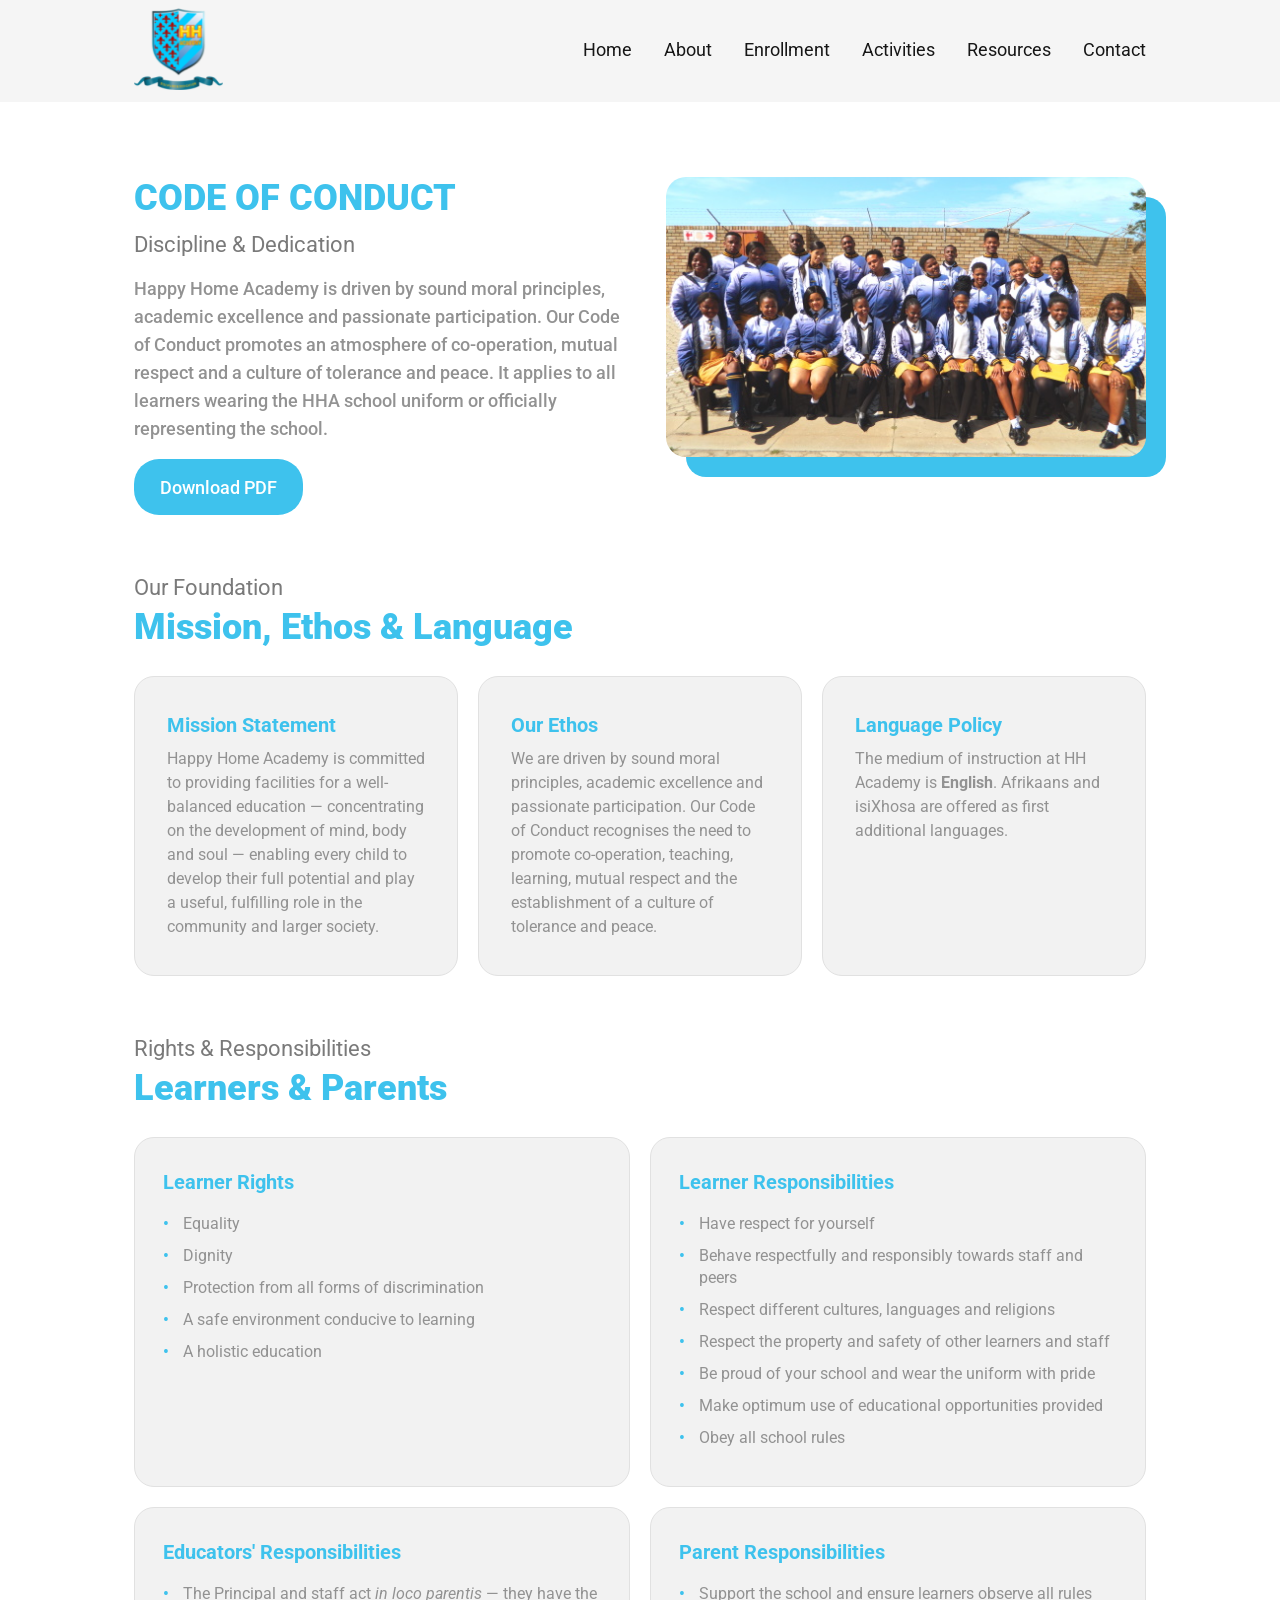
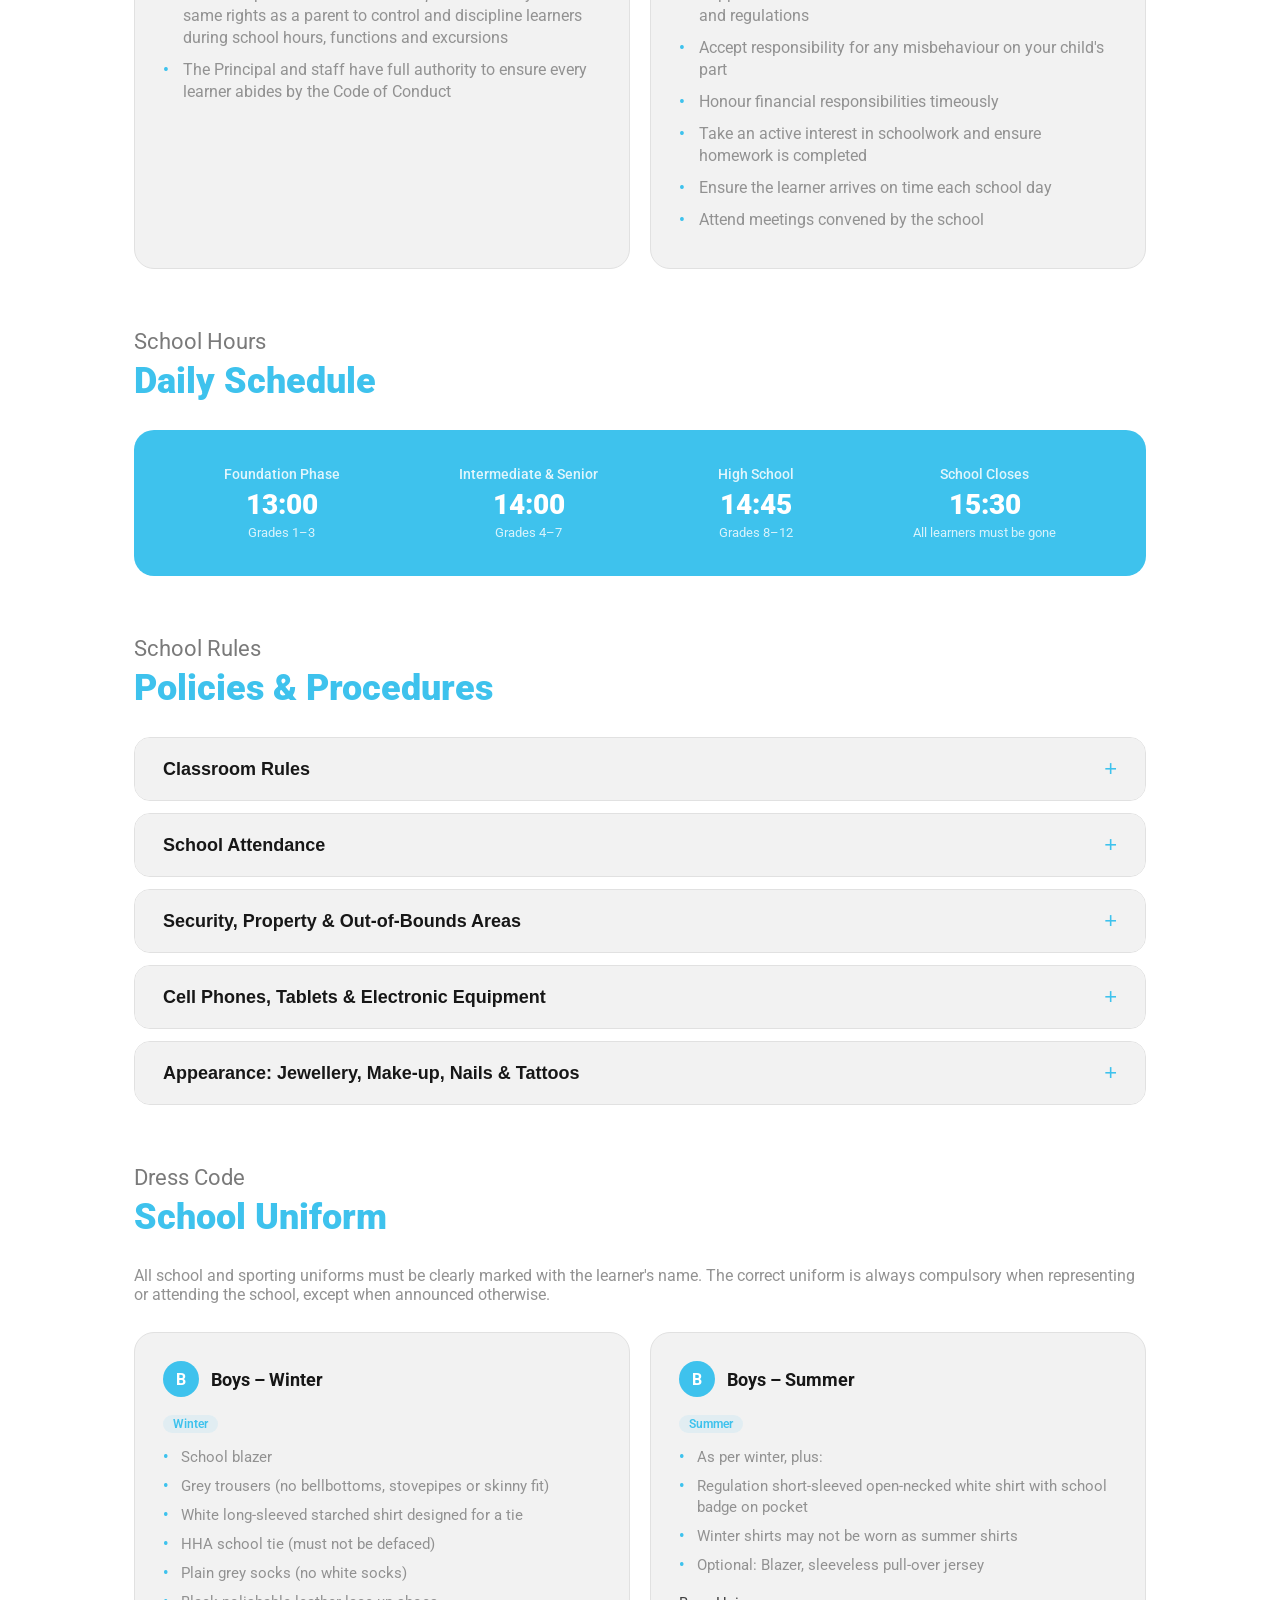
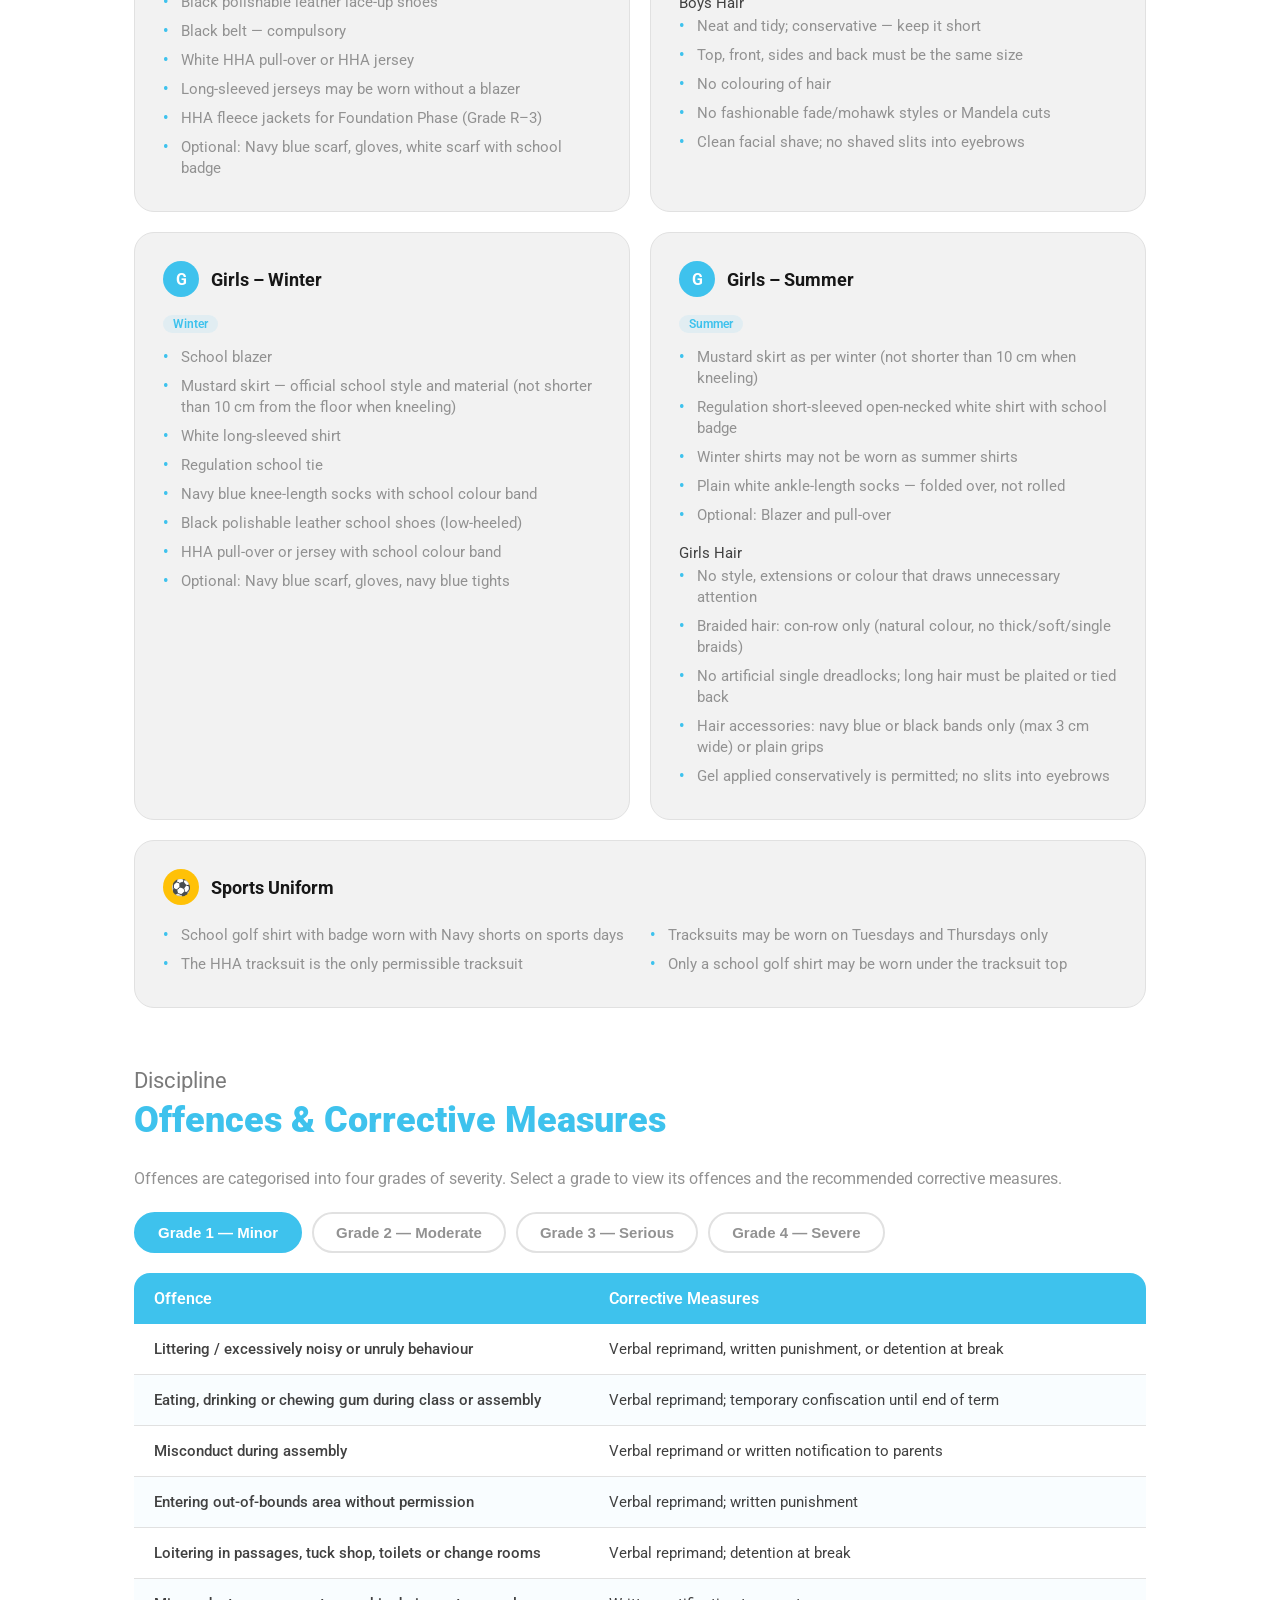
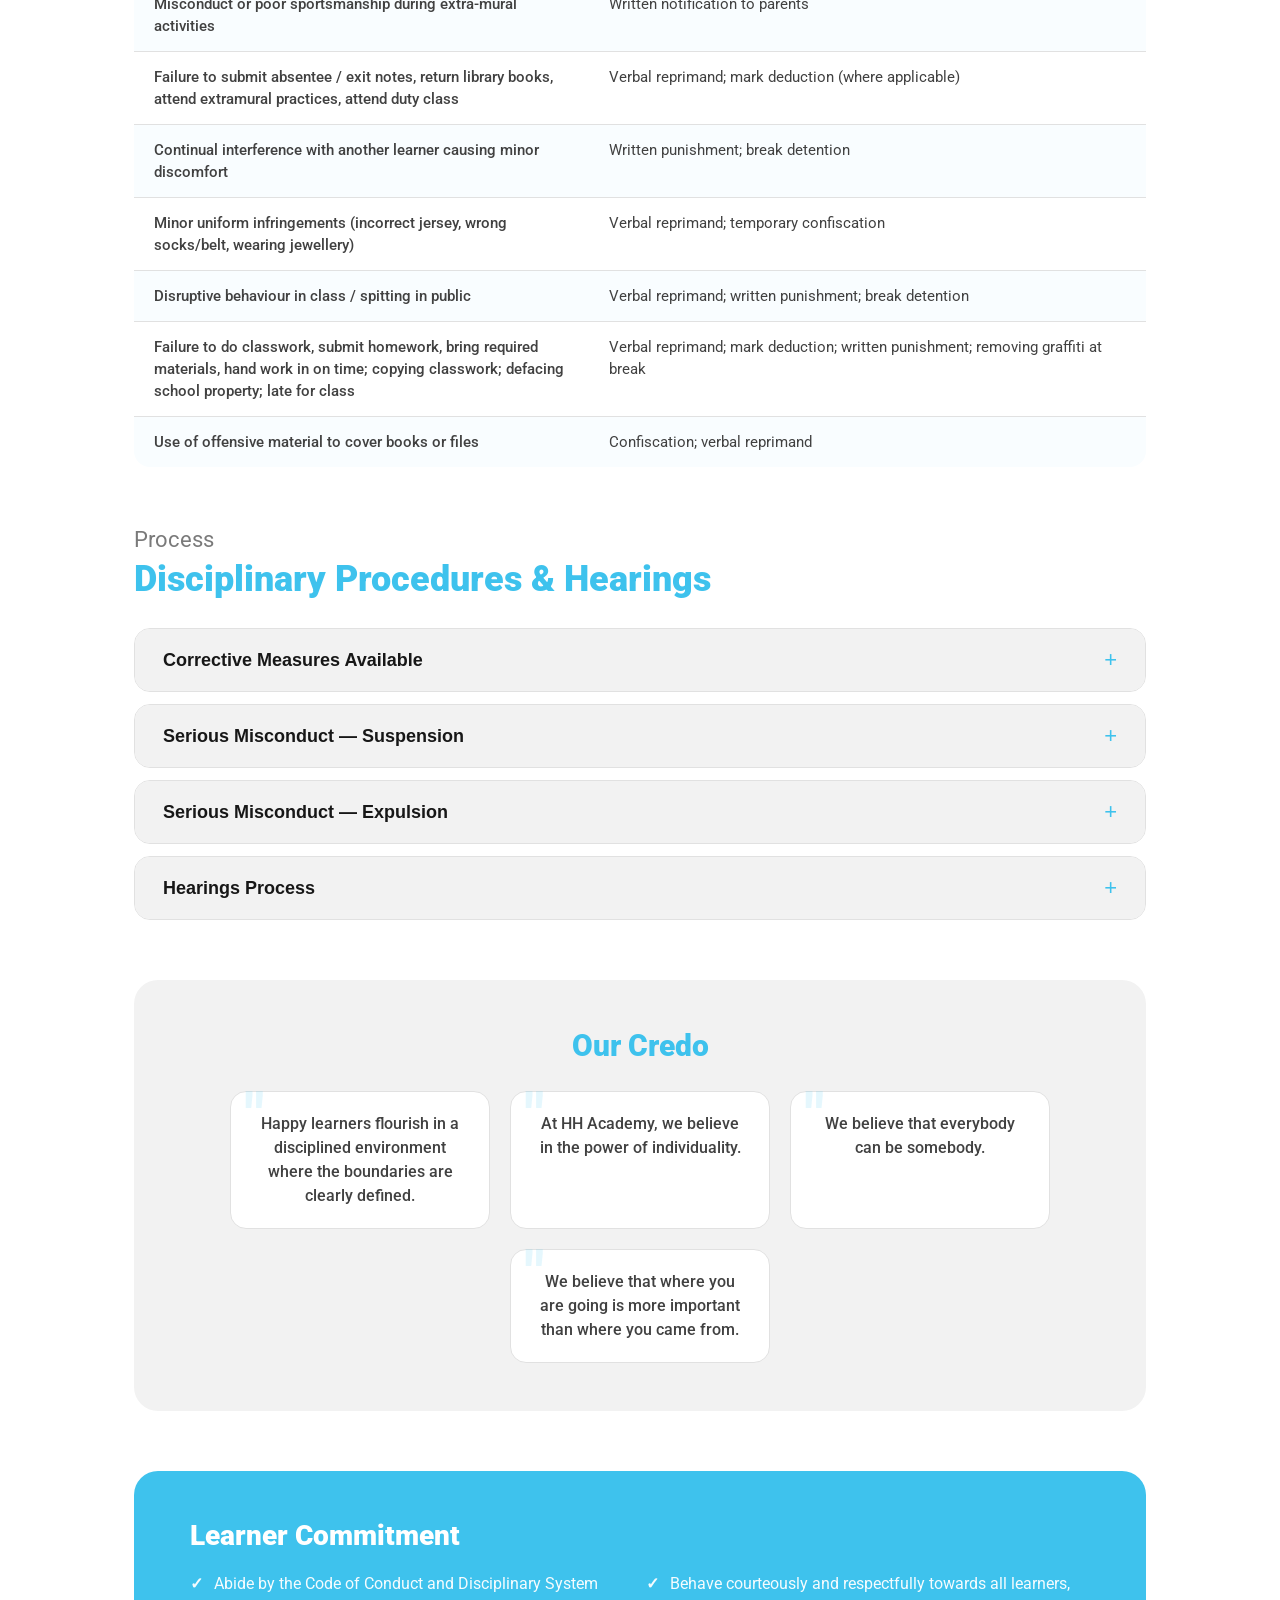
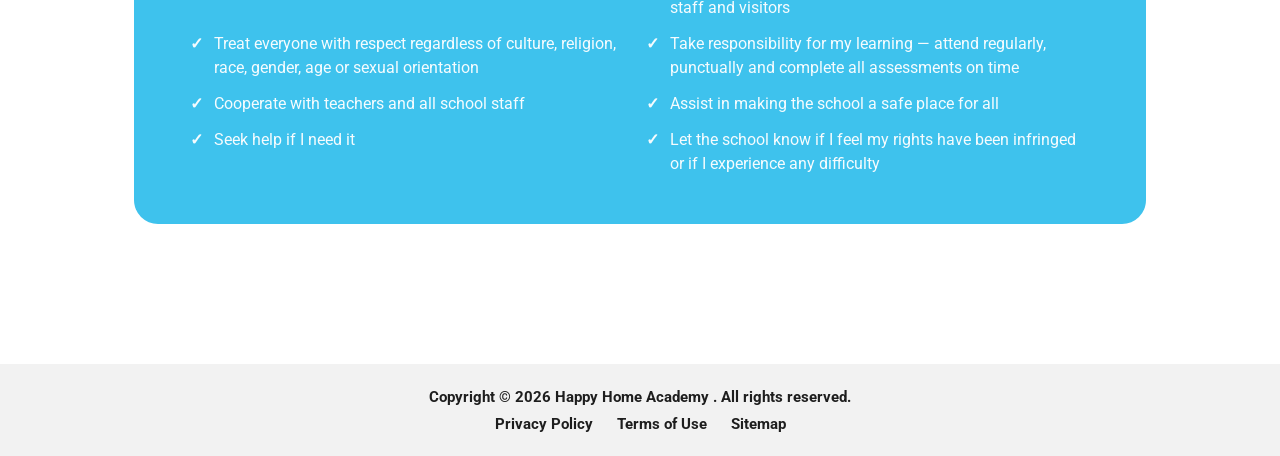
<file: code_of_conduct.html>
<!DOCTYPE html>
<html lang="en">
<head>
<meta charset="UTF-8">
<meta name="viewport" content="width=device-width, initial-scale=1.0">
<title>Code of Conduct – HH Academy</title>
<link href="https://fonts.googleapis.com/css2?family=Roboto:wght@400;500;700;900&display=swap" rel="stylesheet">
<style>
  *, *::before, *::after { box-sizing: border-box; margin: 0; padding: 0; }
  html { scroll-behavior: smooth; }
  body { font-family: 'Roboto', sans-serif; background: #fff; color: #414141; }
  a { text-decoration: none; color: inherit; }

  /* ── NAV ── */
  nav {
    position: sticky;
    top: 0;
    z-index: 100;
    width: 100%;
    height: 102px;
    background: rgba(242,242,242,0.75);
    backdrop-filter: blur(25px);
    display: flex;
    align-items: center;
    padding: 0 134px;
    justify-content: space-between;
  }
  .nav-logo img { width: 89px; height: 83px; object-fit: contain; }
  .nav-links { display: flex; align-items: center; gap: 32px; list-style: none; }

  /* NAV ITEM — wraps the link + dropdown together */
  .nav-item {
    position: relative;
    display: flex;
    align-items: center;
  }

  .nav-links a,
  .nav-item > a {
    font-size: 18px; font-weight: 400; color: #171717;
    position: relative; padding-bottom: 4px; display: inline-block;
  }
  .nav-links a::after,
  .nav-item > a::after {
    content: ''; position: absolute; bottom: -4px; left: 50%;
    width: 0; height: 2px; background: #3EC2ED;
    transform: translateX(-50%) scaleX(0);
    transition: width .3s, transform .3s;
  }
  .nav-links a.active::after,
  .nav-links a:hover::after,
  .nav-item > a.active::after,
  .nav-item > a:hover::after { width: 100%; transform: translateX(-50%) scaleX(1); }
  .nav-links a:hover,
  .nav-item > a:hover { color: #3EC2ED; }

  /* DROPDOWN */
  .dropdown {
    position: absolute;
    top: calc(100% + 16px);
    left: 50%;
    min-width: 210px;
    padding: 10px;
    background: #fff;
    border: 1px solid #E1E1E1;
    border-radius: 14px;
    box-shadow: 0 18px 40px rgba(0,0,0,0.12);
    transform: translate(-50%, 8px);
    opacity: 0;
    pointer-events: none;
    transition: opacity 0.2s ease, transform 0.2s ease;
    z-index: 200;
  }
  .dropdown a {
    display: block;
    padding: 11px 12px;
    border-radius: 10px;
    font-size: 14px;
    line-height: 18px;
    color: #414141;
    white-space: nowrap;
  }
  .dropdown a::after { display: none; }
  .dropdown::before {
    content: '';
    position: absolute;
    left: 0;
    right: 0;
    top: -14px;
    height: 14px;
  }
  .dropdown a:hover {
    background: #E8F9FF;
    color: #3EC2ED;
  }
  .nav-item:hover .dropdown,
  .nav-item:focus-within .dropdown {
    opacity: 1;
    pointer-events: all;
    transform: translate(-50%, 0);
  }

  /* hamburger */
  .hamburger {
    display: none; flex-direction: column; justify-content: center;
    align-items: center; width: 44px; height: 44px;
    background: none; border: none; cursor: pointer; gap: 6px; padding: 4px; z-index: 200;
  }
  .hamburger span { display: block; width: 26px; height: 2px; background: #171717; border-radius: 2px; transition: transform .3s, opacity .3s; }
  .hamburger.open span:nth-child(1) { transform: translateY(8px) rotate(45deg); }
  .hamburger.open span:nth-child(2) { opacity: 0; }
  .hamburger.open span:nth-child(3) { transform: translateY(-8px) rotate(-45deg); }

  /* mobile menu */
  .mobile-menu {
    display: none; position: fixed; inset: 0;
    background: rgba(255,255,255,0.97); z-index: 150;
    flex-direction: column; align-items: center; justify-content: center;
    gap: 36px; opacity: 0; pointer-events: none; transition: opacity .3s;
  }
  .mobile-menu.open { opacity: 1; pointer-events: all; }
  .mobile-menu a { font-size: 26px; font-weight: 600; color: #171717; position: relative; padding-bottom: 4px; transition: color .2s; }
  .mobile-menu a::after { content: ''; position: absolute; bottom: -4px; left: 50%; width: 0; height: 2px; background: #3EC2ED; transform: translateX(-50%) scaleX(0); transition: width .3s, transform .3s; }
  .mobile-menu a.active::after, .mobile-menu a:hover::after { width: 100%; transform: translateX(-50%) scaleX(1); }
  .mobile-menu a.active, .mobile-menu a:hover { color: #3EC2ED; }
  .mobile-menu-close { position: absolute; top: 30px; right: 30px; background: none; border: none; color: #171717; font-size: 32px; cursor: pointer; padding: 8px; transition: transform .2s; }
  .mobile-menu-close:hover { transform: rotate(90deg); }

  /* ── HERO ── */
  .hero {
    display: flex; align-items: flex-start; justify-content: space-between;
    padding: 75px 134px 60px; gap: 40px;
  }
  .hero-left { max-width: 540px; }
  .hero-left h1 { font-size: 36px; font-weight: 900; color: #3EC2ED; line-height: 42px; margin-bottom: 12px; }
  .hero-left .subtitle { font-size: 22px; font-weight: 400; color: #7A7A7A; margin-bottom: 16px; }
  .hero-left p { font-size: 18px; font-weight: 500; color: #929292; line-height: 28px; }
  .hero-image { 
    position: relative;
    width: 480px; 
    height: 280px; 
    border-radius: 20px; 
    overflow: visible; 
    flex-shrink: 0;
  }
  .hero-image::after {
    content: '';
    position: absolute;
    width: 100%;
    height: 100%;
    background: #3EC2ED;
    border-radius: 20px;
    z-index: -1;
    bottom: -20px;
    right: -20px;
  }
  .hero-image img { width: 100%; height: 100%; object-fit: cover; border-radius: 20px; position: relative; z-index: 1; }
  .hero-image img { width: 100%; height: 100%; object-fit: cover; }
  /* placeholder crest when image missing */
  .hero-crest { width: 120px; height: 120px; opacity: .15; }

  /* ── SECTION WRAPPER ── */
  .page-content { padding: 0 134px 80px; }

  .btn-group { display: flex; gap: 20px; flex-wrap: wrap; }
  .btn {
    width: 169px;
    height: 56px;
    background: #3EC2ED;
    border-radius: 25px;
    border: none;
    cursor: pointer;
    font-family: 'Roboto', sans-serif;
    font-weight: 500;
    font-size: 18px;
    color: #ffffff;
    display: flex;
    align-items: center;
    justify-content: center;
    text-decoration: none;
    transition: background 0.2s;
    margin-top: 16px;
  }
  .btn:hover { background: #29b0da; }

  /* section label */
  .section-label { font-size: 22px; font-weight: 400; color: #7A7A7A; margin-bottom: 6px; }
  .section-title { font-size: 36px; font-weight: 900; color: #3EC2ED; margin-bottom: 28px; line-height: 42px; }

  /* ── INFO CARDS (mission / ethos / language) ── */
  .info-cards { display: flex; gap: 20px; margin-bottom: 60px; flex-wrap: wrap; }
  .info-card {
    flex: 1; min-width: 240px;
    background: #F2F2F2; border: 1px solid #E1E1E1; border-radius: 20px;
    padding: 36px 32px;
  }
  .info-card h3 { font-size: 20px; font-weight: 700; color: #3EC2ED; margin-bottom: 10px; }
  .info-card p { font-size: 16px; font-weight: 400; color: #929292; line-height: 24px; }

  /* ── RIGHTS GRID ── */
  .rights-grid { display: grid; grid-template-columns: 1fr 1fr; gap: 20px; margin-bottom: 60px; }
  .rights-card { background: #F2F2F2; border: 1px solid #E1E1E1; border-radius: 20px; padding: 32px 28px; }
  .rights-card h3 { font-size: 20px; font-weight: 700; color: #3EC2ED; margin-bottom: 14px; }
  .rights-card ul { list-style: none; padding: 0; }
  .rights-card ul li { font-size: 16px; font-weight: 400; color: #929292; padding: 5px 0 5px 20px; position: relative; line-height: 22px; }
  .rights-card ul li::before { content: '•'; position: absolute; left: 0; color: #3EC2ED; font-weight: 700; }

  /* ── ACCORDION ── */
  .accordion-group { margin-bottom: 60px; }
  .accordion-item { border: 1px solid #E1E1E1; border-radius: 16px; margin-bottom: 12px; overflow: hidden; }
  .accordion-header {
    width: 100%; background: #F2F2F2; border: none; cursor: pointer;
    display: flex; align-items: center; justify-content: space-between;
    padding: 20px 28px; text-align: left; transition: background .2s;
  }
  .accordion-header:hover { background: #eaf9fe; }
  .accordion-header.open { background: #3EC2ED; }
  .accordion-header h4 { font-size: 18px; font-weight: 700; color: #171717; }
  .accordion-header.open h4 { color: #fff; }
  .accordion-icon { font-size: 22px; font-weight: 300; color: #3EC2ED; transition: transform .3s; line-height: 1; flex-shrink: 0; }
  .accordion-header.open .accordion-icon { color: #fff; transform: rotate(45deg); }
  .accordion-body { display: none; padding: 24px 28px; background: #fff; }
  .accordion-body.open { display: block; }
  .accordion-body p { font-size: 16px; color: #414141; line-height: 26px; margin-bottom: 12px; }
  .accordion-body ul { list-style: none; padding: 0; }
  .accordion-body ul li { font-size: 16px; color: #414141; padding: 5px 0 5px 20px; position: relative; line-height: 24px; }
  .accordion-body ul li::before { content: '•'; position: absolute; left: 0; color: #3EC2ED; font-weight: 700; }
  .accordion-body .note { font-size: 15px; color: #929292; font-style: italic; margin-top: 12px; }

  /* Covid rules pill */
  .covid-tag { display: inline-block; background: #3EC2ED22; color: #3EC2ED; font-size: 12px; font-weight: 700; padding: 2px 10px; border-radius: 20px; margin-bottom: 10px; border: 1px solid #3EC2ED55; }

  /* sub-heading inside accordion */
  .accordion-body .sub-h { font-size: 16px; font-weight: 700; color: #414141; margin: 16px 0 8px; }

  /* ── OFFENCE TABLES ── */
  .offence-section { margin-bottom: 60px; }
  .offence-tabs { display: flex; gap: 10px; flex-wrap: wrap; margin-bottom: 20px; }
  .tab-btn {
    padding: 10px 22px; border-radius: 25px; border: 2px solid #E1E1E1;
    background: #fff; font-size: 15px; font-weight: 600; color: #929292;
    cursor: pointer; transition: all .2s;
  }
  .tab-btn:hover { border-color: #3EC2ED; color: #3EC2ED; }
  .tab-btn.active { background: #3EC2ED; border-color: #3EC2ED; color: #fff; }
  .tab-panel { display: none; }
  .tab-panel.active { display: block; }
  .offence-table { width: 100%; border-collapse: collapse; border-radius: 16px; overflow: hidden; }
  .offence-table thead tr { background: #3EC2ED; }
  .offence-table thead th { padding: 16px 20px; font-size: 16px; font-weight: 600; color: #fff; text-align: left; }
  .offence-table tbody tr { border-bottom: 1px solid #E1E1E1; }
  .offence-table tbody tr:last-child { border-bottom: none; }
  .offence-table tbody tr:nth-child(even) { background: #F9FDFF; }
  .offence-table tbody td { padding: 14px 20px; font-size: 15px; color: #414141; line-height: 22px; vertical-align: top; }
  .offence-table tbody td:first-child { font-weight: 500; width: 45%; }

  /* ── SCHOOL TIMES BANNER ── */
  .times-banner { background: #3EC2ED; border-radius: 20px; padding: 36px 40px; margin-bottom: 60px; display: flex; gap: 20px; flex-wrap: wrap; justify-content: space-around; }
  .time-item { text-align: center; color: #fff; }
  .time-item .time-label { font-size: 14px; font-weight: 500; opacity: .85; margin-bottom: 6px; }
  .time-item .time-value { font-size: 28px; font-weight: 900; }
  .time-item .time-sub { font-size: 13px; opacity: .8; margin-top: 4px; }

  /* ── UNIFORM GRID ── */
  .uniform-grid { display: grid; grid-template-columns: 1fr 1fr; gap: 20px; margin-bottom: 60px; }
  .uniform-card { background: #F2F2F2; border: 1px solid #E1E1E1; border-radius: 20px; padding: 28px 28px; }
  .uniform-card .uc-head { display: flex; align-items: center; gap: 12px; margin-bottom: 16px; }
  .uniform-card .uc-badge { width: 36px; height: 36px; border-radius: 50%; background: #3EC2ED; display: flex; align-items: center; justify-content: center; color: #fff; font-size: 16px; font-weight: 700; flex-shrink: 0; }
  .uniform-card h3 { font-size: 18px; font-weight: 700; color: #171717; }
  .uniform-card .season-tag { font-size: 12px; font-weight: 600; color: #3EC2ED; background: #3EC2ED18; padding: 2px 10px; border-radius: 12px; display: inline-block; margin-bottom: 10px; }
  .uniform-card ul { list-style: none; padding: 0; }
  .uniform-card ul li { font-size: 15px; color: #929292; padding: 4px 0 4px 18px; position: relative; line-height: 21px; }
  .uniform-card ul li::before { content: '•'; position: absolute; left: 0; color: #3EC2ED; font-weight: 700; }

  /* ── CREDO SECTION ── */
  .credo-section { background: #F2F2F2; border-radius: 24px; padding: 48px 56px; margin-bottom: 60px; text-align: center; }
  .credo-section h2 { font-size: 30px; font-weight: 900; color: #3EC2ED; margin-bottom: 28px; }
  .credo-items { display: flex; gap: 20px; flex-wrap: wrap; justify-content: center; }
  .credo-item { background: #fff; border-radius: 16px; padding: 20px 24px; max-width: 260px; font-size: 16px; font-weight: 500; color: #414141; line-height: 24px; border: 1px solid #E1E1E1; position: relative; }
  .credo-item::before { content: '"'; font-size: 60px; color: #3EC2ED22; font-weight: 900; position: absolute; top: -6px; left: 14px; line-height: 1; }

  /* ── COMMITMENT CARD ── */
  .commitment-card { background: #3EC2ED; border-radius: 24px; padding: 48px 56px; margin-bottom: 60px; }
  .commitment-card h2 { font-size: 28px; font-weight: 900; color: #fff; margin-bottom: 20px; }
  .commitment-card ul { list-style: none; padding: 0; display: grid; grid-template-columns: 1fr 1fr; gap: 12px; }
  .commitment-card ul li { font-size: 16px; color: #fff; padding-left: 24px; position: relative; line-height: 24px; opacity: .95; }
  .commitment-card ul li::before { content: '✓'; position: absolute; left: 0; font-weight: 700; }

  /* ── FOOTER ── */
  footer { background: #F2F2F2; height: 92px; display: flex; flex-direction: column; align-items: center; justify-content: center; gap: 8px; }
  footer .copy { font-size: 15px; font-weight: 700; color: #1E1E1E; }
  footer .footer-links { display: flex; gap: 24px; list-style: none; }
  footer .footer-links li a { font-size: 15px; font-weight: 700; color: #1E1E1E; }
  footer .footer-links li a:hover { color: #3EC2ED; }

  /* ── FADE-UP ANIMATION ── */
  .fade-up {
    opacity: 0;
    transform: translateY(40px);
    transition: opacity 0.7s ease, transform 0.7s ease;
  }
  .fade-up.visible {
    opacity: 1;
    transform: translateY(0);
  }

  /* ══════════════════════════
     TABLET RESPONSIVE
  ══════════════════════════ */
  @media (max-width: 1100px) {
    nav { padding: 0 40px; }
    .hero { padding: 50px 40px 50px; }
    .page-content { padding: 0 40px 60px; }
  }

  /* ══════════════════════════
     MOBILE RESPONSIVE
  ══════════════════════════ */
  @media (max-width: 768px) {
    nav { height: 70px; padding: 0 20px; }
    .nav-logo img { width: 56px; height: 52px; }
    .nav-links { display: none; }
    .hamburger { display: flex; }
    .mobile-menu { display: flex; }

    .hero { flex-direction: column; padding: 30px 20px 40px; gap: 24px; }
    .hero-left { max-width: 100%; }
    .hero-left h1 { font-size: 26px; line-height: 32px; }
    .hero-left .subtitle { font-size: 16px; }
    .hero-left p { font-size: 15px; }
    .hero-image { width: 100%; height: 200px; border-radius: 14px; overflow: visible; }
    .hero-image::after { bottom: -12px; right: -12px; }

    .page-content { padding: 0 20px 50px; }
    .section-title { font-size: 26px; }
    .section-label { font-size: 16px; }

    .info-cards { flex-direction: column; }
    .rights-grid { grid-template-columns: 1fr; }
    .uniform-grid { grid-template-columns: 1fr; }
    .commitment-card ul { grid-template-columns: 1fr; }
    .commitment-card { padding: 32px 24px; }
    .credo-section { padding: 32px 20px; }
    .times-banner { padding: 28px 20px; gap: 16px; }
    .time-item .time-value { font-size: 22px; }
    .offence-table thead th, .offence-table tbody td { font-size: 14px; padding: 12px 14px; }

    footer { height: auto; padding: 24px 20px; text-align: center; }
    footer .copy { font-size: 13px; margin-bottom: 10px; }
    footer .footer-links { flex-direction: column; gap: 8px; }
    footer .footer-links li a { font-size: 12px; }
  }

  @media (max-width: 480px) {
    .offence-table { display: block; overflow-x: auto; }
    .credo-items { flex-direction: column; align-items: center; }
    .credo-item { max-width: 100%; }
    footer { padding: 20px 16px; }
    footer .footer-links { gap: 6px; }
    footer .footer-links li a { font-size: 11px; }
  }
</style>
</head>
<body>

<!-- ── NAV ── -->
<nav>
  <div class="nav-logo">
    <img src="Images/HH_Academy_logo.png" alt="HH Academy Logo" onerror="this.style.display='none'">
  </div>
  <ul class="nav-links">
    <li><a href="index.html">Home</a></li>
    <li class="nav-item">
      <a href="about.html">About</a>
      <div class="dropdown" aria-label="About sub pages">
        <a href="code_of_conduct.html" class="active">Code of Conduct</a>
        <a href="drug_policy.html">Drug Policy</a>
      </div>
    </li>
    <li><a href="enrollment.html">Enrollment</a></li>
    <li><a href="activities.html">Activities</a></li>
    <li><a href="resources.html">Resources</a></li>
    <li><a href="contact.html">Contact</a></li>
  </ul>
  <button class="hamburger" id="hamburger" aria-label="Toggle navigation" aria-expanded="false">
    <span></span><span></span><span></span>
  </button>
</nav>

<!-- ── MOBILE MENU ── -->
<div class="mobile-menu" id="mobileMenu" role="navigation" aria-label="Mobile navigation">
  <button class="mobile-menu-close" id="mobileMenuClose" aria-label="Close navigation">&times;</button>
  <a href="index.html">Home</a>
  <a href="about.html">About</a>
  <a href="code_of_conduct.html" class="active">Code of Conduct</a>
  <a href="drug_policy.html">Drug Policy</a>
  <a href="enrollment.html">Enrollment</a>
  <a href="activities.html">Activities</a>
  <a href="resources.html">Resources</a>
  <a href="contact.html">Contact</a>
</div>

<!-- ── HERO ── -->
<section class="hero fade-up">
  <div class="hero-left">
    <h1>CODE OF CONDUCT</h1>
    <p class="subtitle">Discipline &amp; Dedication</p>
    <p>Happy Home Academy is driven by sound moral principles, academic excellence and passionate participation. Our Code of Conduct promotes an atmosphere of co-operation, mutual respect and a culture of tolerance and peace. It applies to all learners wearing the HHA school uniform or officially representing the school.</p>
    <a href="documents/HH_Academy_Code_of_Conduct.pdf" class="btn">Download PDF</a>
  </div>
  <div class="hero-image">
    <img src="Images/h2.jpg" alt="HH Academy learners">
  </div>
</section>

<div class="page-content">

  <!-- ── FOUNDATION ── -->
  <div class="fade-up">
    <p class="section-label">Our Foundation</p>
    <h2 class="section-title">Mission, Ethos &amp; Language</h2>
    <div class="info-cards">
      <div class="info-card">
        <h3>Mission Statement</h3>
        <p>Happy Home Academy is committed to providing facilities for a well-balanced education — concentrating on the development of mind, body and soul — enabling every child to develop their full potential and play a useful, fulfilling role in the community and larger society.</p>
      </div>
      <div class="info-card">
        <h3>Our Ethos</h3>
        <p>We are driven by sound moral principles, academic excellence and passionate participation. Our Code of Conduct recognises the need to promote co-operation, teaching, learning, mutual respect and the establishment of a culture of tolerance and peace.</p>
      </div>
      <div class="info-card">
        <h3>Language Policy</h3>
        <p>The medium of instruction at HH Academy is <strong>English</strong>. Afrikaans and isiXhosa are offered as first additional languages.</p>
      </div>
    </div>
  </div>

  <!-- ── RIGHTS & RESPONSIBILITIES ── -->
  <div class="fade-up">
    <p class="section-label">Rights &amp; Responsibilities</p>
    <h2 class="section-title">Learners &amp; Parents</h2>
    <div class="rights-grid">
      <div class="rights-card">
        <h3>Learner Rights</h3>
        <ul>
          <li>Equality</li>
          <li>Dignity</li>
          <li>Protection from all forms of discrimination</li>
          <li>A safe environment conducive to learning</li>
          <li>A holistic education</li>
        </ul>
      </div>
      <div class="rights-card">
        <h3>Learner Responsibilities</h3>
        <ul>
          <li>Have respect for yourself</li>
          <li>Behave respectfully and responsibly towards staff and peers</li>
          <li>Respect different cultures, languages and religions</li>
          <li>Respect the property and safety of other learners and staff</li>
          <li>Be proud of your school and wear the uniform with pride</li>
          <li>Make optimum use of educational opportunities provided</li>
          <li>Obey all school rules</li>
        </ul>
      </div>
      <div class="rights-card">
        <h3>Educators' Responsibilities</h3>
        <ul>
          <li>The Principal and staff act <em>in loco parentis</em> — they have the same rights as a parent to control and discipline learners during school hours, functions and excursions</li>
          <li>The Principal and staff have full authority to ensure every learner abides by the Code of Conduct</li>
        </ul>
      </div>
      <div class="rights-card">
        <h3>Parent Responsibilities</h3>
        <ul>
          <li>Support the school and ensure learners observe all rules and regulations</li>
          <li>Accept responsibility for any misbehaviour on your child's part</li>
          <li>Honour financial responsibilities timeously</li>
          <li>Take an active interest in schoolwork and ensure homework is completed</li>
          <li>Ensure the learner arrives on time each school day</li>
          <li>Attend meetings convened by the school</li>
        </ul>
      </div>
    </div>
  </div>

  <!-- ── SCHOOL HOURS ── -->
  <div class="fade-up">
    <p class="section-label">School Hours</p>
    <h2 class="section-title">Daily Schedule</h2>
    <div class="times-banner">
      <div class="time-item">
        <div class="time-label">Foundation Phase</div>
        <div class="time-value">13:00</div>
        <div class="time-sub">Grades 1–3</div>
      </div>
      <div class="time-item">
        <div class="time-label">Intermediate &amp; Senior</div>
        <div class="time-value">14:00</div>
        <div class="time-sub">Grades 4–7</div>
      </div>
      <div class="time-item">
        <div class="time-label">High School</div>
        <div class="time-value">14:45</div>
        <div class="time-sub">Grades 8–12</div>
      </div>
      <div class="time-item">
        <div class="time-label">School Closes</div>
        <div class="time-value">15:30</div>
        <div class="time-sub">All learners must be gone</div>
      </div>
    </div>
  </div>

  <!-- ── RULES ACCORDION ── -->
  <div class="fade-up">
    <p class="section-label">School Rules</p>
    <h2 class="section-title">Policies &amp; Procedures</h2>
    <div class="accordion-group">

      <!-- Classroom Rules -->
      <div class="accordion-item">
        <button class="accordion-header" aria-expanded="false">
          <h4>Classroom Rules</h4>
          <span class="accordion-icon">+</span>
        </button>
        <div class="accordion-body">
          <p>These rules are <strong>non-negotiable</strong> and were developed in consultation with staff and the School Governing Body.</p>
          <ul>
            <li>Anti-social behaviour will not be tolerated</li>
            <li>Cell phones or similar devices must be switched off and not visible during the school day</li>
            <li>No talking out of turn</li>
            <li>No abusive language</li>
            <li>No vandalism or littering</li>
            <li>No walking around without permission and a pass</li>
            <li>No involvement in activities unrelated to the subject being taught without the teacher's consent</li>
            <li>Be punctual for class</li>
            <li>Homework tasks and missed work due to absence must be completed timeously</li>
            <li>Homework must be completed at home, not before school</li>
          </ul>
          <div class="sub-h"><span class="covid-tag">COVID-19 Rules</span></div>
          <ul>
            <li>Learners must always have their masks on</li>
            <li>Maintain 1.5m physical distance at all times</li>
            <li>Sharing of items including stationery is prohibited</li>
            <li>Physical contact (handshakes, hugging) is prohibited</li>
          </ul>
          <p class="note">Transgression of any of the above rules will have consequences.</p>
        </div>
      </div>

      <!-- School Attendance -->
      <div class="accordion-item">
        <button class="accordion-header" aria-expanded="false">
          <h4>School Attendance</h4>
          <span class="accordion-icon">+</span>
        </button>
        <div class="accordion-body">
          <ul>
            <li>The register teacher will keep an accurate attendance register and report irregular attendance to parents and HODs</li>
            <li>Any absence must be covered by an absentee note from a parent</li>
            <li>Absences longer than 3 days require a doctor's certificate</li>
            <li>After 10 consecutive unexplained days absent, the learner's record may be cancelled and re-application is required (at the Principal's discretion)</li>
            <li>After 20 unexplained days absent in total for the year, the learner will be deregistered</li>
            <li>All learners must arrive before the official starting time; late arrivals are recorded in the entrance register</li>
            <li>Absence from a formal examination must be notified by the parent and supported by a doctor's certificate</li>
            <li>Absence due to COVID-19 symptoms: refer to the Covid-19 management policy</li>
          </ul>
          <div class="sub-h">Early Release</div>
          <ul>
            <li>No learner may leave during school hours without a parental letter; the learner must obtain a "permission to go home" note signed by the class teacher</li>
            <li>If a learner falls ill, the class teacher signs a permission note and the administrator contacts the parent to arrange transport</li>
            <li>A learner may NOT use a cell phone to contact a parent directly without the administrator's permission</li>
          </ul>
          <div class="sub-h">Religious or Cultural Practices</div>
          <ul>
            <li>Learners wishing to participate in religious or cultural ceremonies may do so once parents have given the Principal due notice</li>
          </ul>
        </div>
      </div>

      <!-- Security & Property -->
      <div class="accordion-item">
        <button class="accordion-header" aria-expanded="false">
          <h4>Security, Property &amp; Out-of-Bounds Areas</h4>
          <span class="accordion-icon">+</span>
        </button>
        <div class="accordion-body">
          <p>Every learner is obligated to protect and carefully use all school facilities and equipment. Destruction or vandalism is a punishable offence. Parents or legal guardians of anyone who intentionally misuses or damages school property will replace or pay for the damaged property. CCTV cameras are installed for the protection and safety of all staff and learners.</p>
          <div class="sub-h">Out-of-Bounds Areas</div>
          <ul>
            <li>The area behind the Director's office (unless doing sports)</li>
            <li>The parking area at the lakeside</li>
            <li>The area on the left side of the security room</li>
            <li>The Lake</li>
            <li>Home Affairs premises</li>
          </ul>
          <p class="note">Lost property found on premises will be taken to the administrator's office for collection.</p>
        </div>
      </div>

      <!-- Cell Phones & Electronics -->
      <div class="accordion-item">
        <button class="accordion-header" aria-expanded="false">
          <h4>Cell Phones, Tablets &amp; Electronic Equipment</h4>
          <span class="accordion-icon">+</span>
        </button>
        <div class="accordion-body">
          <ul>
            <li>The school is not responsible for cell phones, tablets or electronic equipment lost or stolen at school or during school-related activities</li>
            <li>If brought to school, cell phones must be switched off from the moment the learner enters the premises until the end-of-day bell, and stored at the administrator's office</li>
            <li>1st confiscation: held for 1 week · 2nd confiscation (same term): held for 2 weeks · 3rd confiscation: held for a month</li>
            <li>Learners may not use cell phones at school</li>
            <li>Personal computer games, toys, iPods, laptops and similar devices may not be brought to school without prior arrangement with a teacher</li>
          </ul>
          <div class="sub-h">Cash Payments</div>
          <ul>
            <li>Any fees paid by a learner on behalf of a parent must be paid at the Bursar's Office before the school day starts</li>
            <li>Learners are discouraged from bringing large sums of money to school</li>
            <li>Parents are encouraged to pay school fees via Debit Order, EFT, Direct Deposit, or card at the Bursar's Office</li>
          </ul>
        </div>
      </div>

      <!-- Appearance extras -->
      <div class="accordion-item">
        <button class="accordion-header" aria-expanded="false">
          <h4>Appearance: Jewellery, Make-up, Nails &amp; Tattoos</h4>
          <span class="accordion-icon">+</span>
        </button>
        <div class="accordion-body">
          <ul>
            <li><strong>Badges:</strong> Only badges received at HHA are permitted</li>
            <li><strong>Jewellery &amp; Body Piercing:</strong> No jewellery of any kind is allowed — including studs, earrings, chains, rings, bracelets, tongue rings, lip studs or eyebrow studs of any material. Medic-Alert bracelets are the only exception</li>
            <li><strong>Make-up:</strong> Not allowed at any time, including Civvies days. Learners arriving with make-up will be asked to remove it immediately</li>
            <li><strong>Nails:</strong> Must be kept short, clean and neat. No nail varnish — learners found wearing nail polish will be sent to the administrator (nail polish remover available for R5.00)</li>
            <li><strong>Tattoos:</strong> Must not be visible when wearing school uniform or sports uniform</li>
            <li><strong>General:</strong> Only a plain white vest (not visible above the collar) may be worn under the shirt. No T-shirts under a summer shirt. On Civvies days, learners must wear decent clothes — no short dresses, skirts or bum shorts for girls</li>
          </ul>
        </div>
      </div>

    </div><!-- end accordion group -->
  </div>

  <!-- ── UNIFORM ── -->
  <div class="fade-up">
    <p class="section-label">Dress Code</p>
    <h2 class="section-title">School Uniform</h2>
    <p style="font-size:16px; color:#929292; margin-bottom:28px;">All school and sporting uniforms must be clearly marked with the learner's name. The correct uniform is always compulsory when representing or attending the school, except when announced otherwise.</p>
    <div class="uniform-grid">

      <!-- Boys Winter -->
      <div class="uniform-card">
        <div class="uc-head">
          <div class="uc-badge">B</div>
          <h3>Boys – Winter</h3>
        </div>
        <span class="season-tag">Winter</span>
        <ul>
          <li>School blazer</li>
          <li>Grey trousers (no bellbottoms, stovepipes or skinny fit)</li>
          <li>White long-sleeved starched shirt designed for a tie</li>
          <li>HHA school tie (must not be defaced)</li>
          <li>Plain grey socks (no white socks)</li>
          <li>Black polishable leather lace-up shoes</li>
          <li>Black belt — compulsory</li>
          <li>White HHA pull-over or HHA jersey</li>
          <li>Long-sleeved jerseys may be worn without a blazer</li>
          <li>HHA fleece jackets for Foundation Phase (Grade R–3)</li>
          <li>Optional: Navy blue scarf, gloves, white scarf with school badge</li>
        </ul>
      </div>

      <!-- Boys Summer -->
      <div class="uniform-card">
        <div class="uc-head">
          <div class="uc-badge">B</div>
          <h3>Boys – Summer</h3>
        </div>
        <span class="season-tag">Summer</span>
        <ul>
          <li>As per winter, plus:</li>
          <li>Regulation short-sleeved open-necked white shirt with school badge on pocket</li>
          <li>Winter shirts may not be worn as summer shirts</li>
          <li>Optional: Blazer, sleeveless pull-over jersey</li>
        </ul>
        <div class="sub-h" style="margin-top:14px; font-size:15px; color:#414141;">Boys Hair</div>
        <ul>
          <li>Neat and tidy; conservative — keep it short</li>
          <li>Top, front, sides and back must be the same size</li>
          <li>No colouring of hair</li>
          <li>No fashionable fade/mohawk styles or Mandela cuts</li>
          <li>Clean facial shave; no shaved slits into eyebrows</li>
        </ul>
      </div>

      <!-- Girls Winter -->
      <div class="uniform-card">
        <div class="uc-head">
          <div class="uc-badge">G</div>
          <h3>Girls – Winter</h3>
        </div>
        <span class="season-tag">Winter</span>
        <ul>
          <li>School blazer</li>
          <li>Mustard skirt — official school style and material (not shorter than 10 cm from the floor when kneeling)</li>
          <li>White long-sleeved shirt</li>
          <li>Regulation school tie</li>
          <li>Navy blue knee-length socks with school colour band</li>
          <li>Black polishable leather school shoes (low-heeled)</li>
          <li>HHA pull-over or jersey with school colour band</li>
          <li>Optional: Navy blue scarf, gloves, navy blue tights</li>
        </ul>
      </div>

      <!-- Girls Summer -->
      <div class="uniform-card">
        <div class="uc-head">
          <div class="uc-badge">G</div>
          <h3>Girls – Summer</h3>
        </div>
        <span class="season-tag">Summer</span>
        <ul>
          <li>Mustard skirt as per winter (not shorter than 10 cm when kneeling)</li>
          <li>Regulation short-sleeved open-necked white shirt with school badge</li>
          <li>Winter shirts may not be worn as summer shirts</li>
          <li>Plain white ankle-length socks — folded over, not rolled</li>
          <li>Optional: Blazer and pull-over</li>
        </ul>
        <div class="sub-h" style="margin-top:14px; font-size:15px; color:#414141;">Girls Hair</div>
        <ul>
          <li>No style, extensions or colour that draws unnecessary attention</li>
          <li>Braided hair: con-row only (natural colour, no thick/soft/single braids)</li>
          <li>No artificial single dreadlocks; long hair must be plaited or tied back</li>
          <li>Hair accessories: navy blue or black bands only (max 3 cm wide) or plain grips</li>
          <li>Gel applied conservatively is permitted; no slits into eyebrows</li>
        </ul>
      </div>

      <!-- Sports Uniform -->
      <div class="uniform-card" style="grid-column: 1 / -1;">
        <div class="uc-head">
          <div class="uc-badge" style="background:#FFC107;">⚽</div>
          <h3>Sports Uniform</h3>
        </div>
        <ul style="columns: 2; gap: 20px;">
          <li>School golf shirt with badge worn with Navy shorts on sports days</li>
          <li>The HHA tracksuit is the only permissible tracksuit</li>
          <li>Tracksuits may be worn on Tuesdays and Thursdays only</li>
          <li>Only a school golf shirt may be worn under the tracksuit top</li>
        </ul>
      </div>

    </div>
  </div>

  <!-- ── DISCIPLINE TABS ── -->
  <div class="fade-up">
    <p class="section-label">Discipline</p>
    <h2 class="section-title">Offences &amp; Corrective Measures</h2>
    <p style="font-size:16px; color:#929292; margin-bottom:24px;">Offences are categorised into four grades of severity. Select a grade to view its offences and the recommended corrective measures.</p>

    <div class="offence-section">
      <div class="offence-tabs" role="tablist">
        <button class="tab-btn active" role="tab" data-tab="g1">Grade 1 — Minor</button>
        <button class="tab-btn" role="tab" data-tab="g2">Grade 2 — Moderate</button>
        <button class="tab-btn" role="tab" data-tab="g3">Grade 3 — Serious</button>
        <button class="tab-btn" role="tab" data-tab="g4">Grade 4 — Severe</button>
      </div>

      <!-- Grade 1 -->
      <div class="tab-panel active" id="g1">
        <table class="offence-table">
          <thead><tr><th>Offence</th><th>Corrective Measures</th></tr></thead>
          <tbody>
            <tr><td>Littering / excessively noisy or unruly behaviour</td><td>Verbal reprimand, written punishment, or detention at break</td></tr>
            <tr><td>Eating, drinking or chewing gum during class or assembly</td><td>Verbal reprimand; temporary confiscation until end of term</td></tr>
            <tr><td>Misconduct during assembly</td><td>Verbal reprimand or written notification to parents</td></tr>
            <tr><td>Entering out-of-bounds area without permission</td><td>Verbal reprimand; written punishment</td></tr>
            <tr><td>Loitering in passages, tuck shop, toilets or change rooms</td><td>Verbal reprimand; detention at break</td></tr>
            <tr><td>Misconduct or poor sportsmanship during extra-mural activities</td><td>Written notification to parents</td></tr>
            <tr><td>Failure to submit absentee / exit notes, return library books, attend extramural practices, attend duty class</td><td>Verbal reprimand; mark deduction (where applicable)</td></tr>
            <tr><td>Continual interference with another learner causing minor discomfort</td><td>Written punishment; break detention</td></tr>
            <tr><td>Minor uniform infringements (incorrect jersey, wrong socks/belt, wearing jewellery)</td><td>Verbal reprimand; temporary confiscation</td></tr>
            <tr><td>Disruptive behaviour in class / spitting in public</td><td>Verbal reprimand; written punishment; break detention</td></tr>
            <tr><td>Failure to do classwork, submit homework, bring required materials, hand work in on time; copying classwork; defacing school property; late for class</td><td>Verbal reprimand; mark deduction; written punishment; removing graffiti at break</td></tr>
            <tr><td>Use of offensive material to cover books or files</td><td>Confiscation; verbal reprimand</td></tr>
          </tbody>
        </table>
      </div>

      <!-- Grade 2 -->
      <div class="tab-panel" id="g2">
        <table class="offence-table">
          <thead><tr><th>Offence</th><th>Corrective Measures</th></tr></thead>
          <tbody>
            <tr><td>Vandalism / damaging another person's possessions</td><td>Repair/replacement, warning letter and Principal's detention</td></tr>
            <tr><td>Racism: remarks or insults</td><td>Suspension from class, warning letter and Principal's detention</td></tr>
            <tr><td>Forgery (altering official documents, medical certificates)</td><td>Warning letter and detention</td></tr>
            <tr><td>Intimidation / bullying (verbal or physical threats)</td><td>Phone call to parents, warning letter with detention</td></tr>
            <tr><td>Swearing, lying or obscene gestures</td><td>Warning letter and detention</td></tr>
            <tr><td>Verbal or non-verbal abuse; disrespect or insolence</td><td>Phone call to parents, warning letter and detention</td></tr>
            <tr><td>Insubordination (ignoring instructions, failure to report to exclusion room)</td><td>Suspension from class, warning letter and Principal's detention</td></tr>
            <tr><td>Fighting / common assault / attempted assault</td><td>Warning letter and suspension</td></tr>
            <tr><td>Public disturbance and public indecency; gambling</td><td>1st: Special detention · 2nd: Special detention · 3rd: Informal disciplinary hearing, special detention and counselling</td></tr>
            <tr><td>Failure to attend detention without prior excuse</td><td>Make up missed detention, warning letter and Principal's detention</td></tr>
            <tr><td>Unacceptable hairstyles, bleaching or colouring; display of visible tattoos</td><td>After 3 warnings, suspension</td></tr>
            <tr><td>Using cell phone during formal testing</td><td>Suspension from class, warning letter and Principal's detention</td></tr>
            <tr><td>Cheating / attempting to cheat in class tests or assignments</td><td>Nought for test and warning letter</td></tr>
            <tr><td>Truancy — bunking a lesson</td><td>Principal's detention</td></tr>
            <tr><td>Truancy — bunking a day or part of a day</td><td>Phone call to parents, warning letter and detention</td></tr>
            <tr><td>Smoking / possession of cigarettes on or off school property</td><td>1st: Special detention · 2nd: Special detention · 3rd: Informal disciplinary hearing, special detention and counselling</td></tr>
            <tr><td>Smoking — selling cigarettes on/off school property</td><td>1st: Informal disciplinary hearing, warning letter and special detention · 2nd: Formal hearing, warning letter and special detention</td></tr>
            <tr><td>Vandalism / defacing / damaging school property</td><td>Phone call to parents, warning letter and detention</td></tr>
            <tr><td>Intentionally removing mask; hugging/breaking social distance rules</td><td>Written warning, meeting with parents and suspension</td></tr>
            <tr><td>Sticking a sharp object into a fellow learner</td><td>Warning letter and detention</td></tr>
            <tr><td>Substance abuse / sniffing unauthorised substances</td><td>Informal hearing, warning letter and detention</td></tr>
            <tr><td>Unreasonable repetition of a Grade 1 offence</td><td>Escalated corrective measures per Grade 2 procedure</td></tr>
          </tbody>
        </table>
      </div>

      <!-- Grade 3 -->
      <div class="tab-panel" id="g3">
        <table class="offence-table">
          <thead><tr><th>Offence</th><th>Corrective Measures</th></tr></thead>
          <tbody>
            <tr><td>Possession of weapons that can cause physical injury (knives, etc.)</td><td>Disciplinary hearing, warning letter, community service and detention</td></tr>
            <tr><td>Entering school under the influence of alcohol or drugs</td><td>Disciplinary hearing, warning letter, community service and detention</td></tr>
            <tr><td>Possession / copying / distribution / display of pornographic material</td><td>Warning letter, community service and detention</td></tr>
            <tr><td>Assault with intent to cause grievous bodily harm</td><td>Suspension, disciplinary hearing, warning letter, community service and detention</td></tr>
            <tr><td>Truancy from school / leaving school without permission</td><td>Disciplinary hearing, warning letter, community service and detention</td></tr>
            <tr><td>Cheating / attempted cheating in final Grade 12 examination</td><td>Implementation of official provincial procedures</td></tr>
            <tr><td>Possession / distribution of test or examination material prior to the test</td><td>Disciplinary hearing, nought for test, warning letter, community service and detention</td></tr>
            <tr><td>Ongoing disruptive behaviour frustrating the school educational programme</td><td>Suspension, disciplinary hearing, warning letter, community service and detention</td></tr>
            <tr><td>Conspiracy to disrupt proper functioning of school through collective action</td><td>Suspension, disciplinary hearing, warning letter, community service and detention</td></tr>
            <tr><td>Gangs — promoting formation of or associating with school gangs</td><td>Suspension, disciplinary hearing, warning letter and detention</td></tr>
            <tr><td>Racist conduct defaming a teacher or learner</td><td>Suspension, disciplinary hearing, warning letter, community service and detention</td></tr>
            <tr><td>Sexual harassment of a teacher or learner</td><td>Suspension, disciplinary hearing, warning letter, community service and detention</td></tr>
            <tr><td>Threatening to assault or intimidating a teacher</td><td>Suspension, disciplinary hearing, warning letter, community service and detention</td></tr>
            <tr><td>Verbal abuse</td><td>Suspension, disciplinary hearing, warning letter, community service and detention or expulsion</td></tr>
            <tr><td>Bullying / intimidation</td><td>Warning letter, community service and detention</td></tr>
            <tr><td>Coughing or sneezing at someone without a mask</td><td>Suspension from school and disciplinary hearing</td></tr>
            <tr><td>Unreasonable repetition of a Grade 2 offence</td><td>Escalated corrective measures per Grade 3 procedure</td></tr>
          </tbody>
        </table>
      </div>

      <!-- Grade 4 -->
      <div class="tab-panel" id="g4">
        <table class="offence-table">
          <thead><tr><th>Offence</th><th>Corrective Measures</th></tr></thead>
          <tbody>
            <tr><td>Use of weapons causing physical injury (knives, etc.)</td><td>Suspension, disciplinary hearing, community service and detention/expulsion</td></tr>
            <tr><td>Possession and/or use of a firearm, ammunition or lethal weapon</td><td>Suspension, disciplinary hearing, appropriate punishment and detention/expulsion</td></tr>
            <tr><td>Possession, using or dealing in drugs, alcohol or any intoxicating substance</td><td>Suspension, disciplinary hearing, warning letter, community service, detention and professional counselling/expulsion</td></tr>
            <tr><td>Poisoning or attempting to poison another person</td><td>Suspension, disciplinary hearing and expulsion</td></tr>
            <tr><td>Theft, robbery, breaking and entering</td><td>Disciplinary hearing, replacement of stolen articles, warning letter, community service and detention/expulsion</td></tr>
            <tr><td>Malicious damage to property of the school, staff or learners</td><td>Disciplinary hearing, repair damage, warning letter, community service and detention/expulsion</td></tr>
            <tr><td>Assault on a learner causing serious bodily harm</td><td>Suspension, disciplinary hearing and expulsion</td></tr>
            <tr><td>Assault on a teacher</td><td>Suspension, disciplinary hearing and expulsion</td></tr>
            <tr><td>Sexual assault / rape</td><td>Suspension, disciplinary hearing and expulsion</td></tr>
            <tr><td>Hostage-taking</td><td>Suspension, disciplinary hearing and expulsion</td></tr>
            <tr><td>Fraud (financial)</td><td>Suspension, disciplinary hearing, compensation, warning letter, community service and detention/expulsion</td></tr>
            <tr><td>Forgery of any document or signature to the actual or potential prejudice of the school</td><td>Suspension, disciplinary hearing, warning letter, community service and detention/expulsion</td></tr>
            <tr><td>Bribery / attempted bribery regarding test or examination material</td><td>Disciplinary hearing, warning letter, community service and detention/expulsion</td></tr>
            <tr><td>Trading examination material for personal monetary gain</td><td>Disciplinary hearing, warning letter, community service and detention/expulsion</td></tr>
            <tr><td>Sedition or inciting any form of illegal strike action on school premises</td><td>Suspension, disciplinary hearing and expulsion</td></tr>
            <tr><td>Any offence punishable under common law</td><td>Suspension, disciplinary hearing, appropriate measures and possible expulsion</td></tr>
          </tbody>
        </table>
      </div>
    </div>
  </div>

  <!-- ── DISCIPLINARY PROCESS ── -->
  <div class="fade-up">
    <p class="section-label">Process</p>
    <h2 class="section-title">Disciplinary Procedures &amp; Hearings</h2>
    <div class="accordion-group">
      <div class="accordion-item">
        <button class="accordion-header" aria-expanded="false">
          <h4>Corrective Measures Available</h4>
          <span class="accordion-icon">+</span>
        </button>
        <div class="accordion-body">
          <p>The following measures are aimed at correcting behaviour <em>before</em> suspension and, in extreme circumstances, expulsion:</p>
          <ul>
            <li>Verbal warning / reprimand</li>
            <li>Use of the de-merit diary system</li>
            <li>Written warning / final written warning</li>
            <li>Removal from classes to the exclusion zone</li>
            <li>Written punishment; community service</li>
            <li>Homework detention / supervised detention / de-merit detention</li>
            <li>Referral for counselling</li>
            <li>Compensation for damages (repair or replacement of lost or damaged items)</li>
            <li>Temporary suspension of school-related privileges</li>
            <li>Exclusion from school activities (academic dinner, sporting events, valedictory, prize-giving)</li>
            <li>Withdrawal of recognition (award withdrawn, councillor badge rescinded)</li>
            <li>Temporary suspension from class or school — pending a disciplinary hearing</li>
            <li>Formal disciplinary hearing</li>
          </ul>
        </div>
      </div>
      <div class="accordion-item">
        <button class="accordion-header" aria-expanded="false">
          <h4>Serious Misconduct — Suspension</h4>
          <span class="accordion-icon">+</span>
        </button>
        <div class="accordion-body">
          <p>A learner will be guilty of serious misconduct leading to potential suspension if they intentionally and without just excuse:</p>
          <ul>
            <li>Seriously threaten, disrupt or frustrate teaching or learning in a class</li>
            <li>Engage in a conspiracy to disrupt the proper functioning of the school through collective action</li>
            <li>Insult the dignity of or defame any learner or person (including racist remarks)</li>
            <li>Distribute or possess test or examination material that may enable unfair advantage</li>
            <li>Cheat in a test, examination or any other form of assessment</li>
            <li>Engage in any act of public indecency</li>
            <li>Sexually harass another person</li>
            <li>Possess or distribute pornographic material</li>
            <li>Are under the influence of, or in possession of, alcohol or drugs</li>
          </ul>
        </div>
      </div>
      <div class="accordion-item">
        <button class="accordion-header" aria-expanded="false">
          <h4>Serious Misconduct — Expulsion</h4>
          <span class="accordion-icon">+</span>
        </button>
        <div class="accordion-body">
          <p>A learner faces expulsion if they:</p>
          <ul>
            <li>Are found guilty of the same or similar misconduct after a prior finding of guilt</li>
            <li>Fail to comply with a suspension as a correctional measure</li>
            <li>Forge any document or signature to the prejudice of the school</li>
            <li>Trade in any test or examination question paper</li>
            <li>Engage in theft or act dishonestly to the prejudice of another person</li>
            <li>Possess, consume or deal in any illegal substance</li>
            <li>Are in possession of a dangerous weapon</li>
            <li>Assault or threaten to assault another person</li>
            <li>Hold any person hostage</li>
            <li>Murder any person</li>
            <li>Rape any person or engage in any sexual activity that constitutes an offence</li>
            <li>Maliciously damage property</li>
          </ul>
        </div>
      </div>
      <div class="accordion-item">
        <button class="accordion-header" aria-expanded="false">
          <h4>Hearings Process</h4>
          <span class="accordion-icon">+</span>
        </button>
        <div class="accordion-body">
          <p>The Principal and staff will make every effort to correct the situation before resorting to a full hearing. Full hearings include members of the Student Council and Governing Body.</p>
          <ul>
            <li>For serious or continuous misdemeanours, the learner will be required to attend a full hearing</li>
            <li>For lesser misdemeanours, at the Principal and Discipline Officer's discretion, the parent(s) or guardian will be called to a meeting to discuss the misbehaviour</li>
            <li>Any matters not specifically addressed in this Code will be dealt with by the Principal in line with the school's ethos and the laws of the country</li>
          </ul>
        </div>
      </div>
    </div>
  </div>

  <!-- ── CREDO ── -->
  <div class="credo-section fade-up">
    <h2>Our Credo</h2>
    <div class="credo-items">
      <div class="credo-item">Happy learners flourish in a disciplined environment where the boundaries are clearly defined.</div>
      <div class="credo-item">At HH Academy, we believe in the power of individuality.</div>
      <div class="credo-item">We believe that everybody can be somebody.</div>
      <div class="credo-item">We believe that where you are going is more important than where you came from.</div>
    </div>
  </div>

  <!-- ── LEARNER COMMITMENT ── -->
  <div class="commitment-card fade-up">
    <h2>Learner Commitment</h2>
    <ul>
      <li>Abide by the Code of Conduct and Disciplinary System</li>
      <li>Behave courteously and respectfully towards all learners, staff and visitors</li>
      <li>Treat everyone with respect regardless of culture, religion, race, gender, age or sexual orientation</li>
      <li>Take responsibility for my learning — attend regularly, punctually and complete all assessments on time</li>
      <li>Cooperate with teachers and all school staff</li>
      <li>Assist in making the school a safe place for all</li>
      <li>Seek help if I need it</li>
      <li>Let the school know if I feel my rights have been infringed or if I experience any difficulty</li>
    </ul>
  </div>

</div><!-- end page-content -->

<!-- ── FOOTER ── -->
<footer>
  <p class="copy">Copyright &copy; 2026 Happy Home Academy . All rights reserved.</p>
  <ul class="footer-links">
    <li><a href="#">Privacy Policy</a></li>
    <li><a href="#">Terms of Use</a></li>
    <li><a href="#">Sitemap</a></li>
  </ul>
</footer>

<script>
  /* ── Hamburger / mobile menu ── */
  const hamburger = document.getElementById('hamburger');
  const mobileMenu = document.getElementById('mobileMenu');
  const mobileMenuClose = document.getElementById('mobileMenuClose');

  hamburger.addEventListener('click', () => {
    const isOpen = mobileMenu.classList.toggle('open');
    hamburger.classList.toggle('open', isOpen);
    hamburger.setAttribute('aria-expanded', isOpen);
    document.body.style.overflow = isOpen ? 'hidden' : '';
  });
  mobileMenuClose.addEventListener('click', () => {
    mobileMenu.classList.remove('open');
    hamburger.classList.remove('open');
    hamburger.setAttribute('aria-expanded', 'false');
    document.body.style.overflow = '';
  });
  mobileMenu.querySelectorAll('a').forEach(link => {
    link.addEventListener('click', () => {
      mobileMenu.classList.remove('open');
      hamburger.classList.remove('open');
      hamburger.setAttribute('aria-expanded', 'false');
      document.body.style.overflow = '';
    });
  });

  /* ── Accordion ── */
  document.querySelectorAll('.accordion-header').forEach(header => {
    header.addEventListener('click', () => {
      const body = header.nextElementSibling;
      const isOpen = body.classList.contains('open');

      // Close all
      document.querySelectorAll('.accordion-body').forEach(b => b.classList.remove('open'));
      document.querySelectorAll('.accordion-header').forEach(h => {
        h.classList.remove('open');
        h.setAttribute('aria-expanded', 'false');
      });

      // Toggle clicked
      if (!isOpen) {
        body.classList.add('open');
        header.classList.add('open');
        header.setAttribute('aria-expanded', 'true');
      }
    });
  });

  /* ── Tabs ── */
  document.querySelectorAll('.tab-btn').forEach(btn => {
    btn.addEventListener('click', () => {
      const target = btn.dataset.tab;
      document.querySelectorAll('.tab-btn').forEach(b => b.classList.remove('active'));
      document.querySelectorAll('.tab-panel').forEach(p => p.classList.remove('active'));
      btn.classList.add('active');
      document.getElementById(target).classList.add('active');
    });
  });

  /* ── Scroll-triggered fade-up animations ── */
  const fadeEls = document.querySelectorAll('.fade-up');
  const observer = new IntersectionObserver((entries) => {
    entries.forEach(entry => {
      if (entry.isIntersecting) {
        entry.target.classList.add('visible');
        observer.unobserve(entry.target);
      }
    });
  }, { threshold: 0.08 });

  fadeEls.forEach(el => observer.observe(el));
</script>
</body>
</html>
</file>
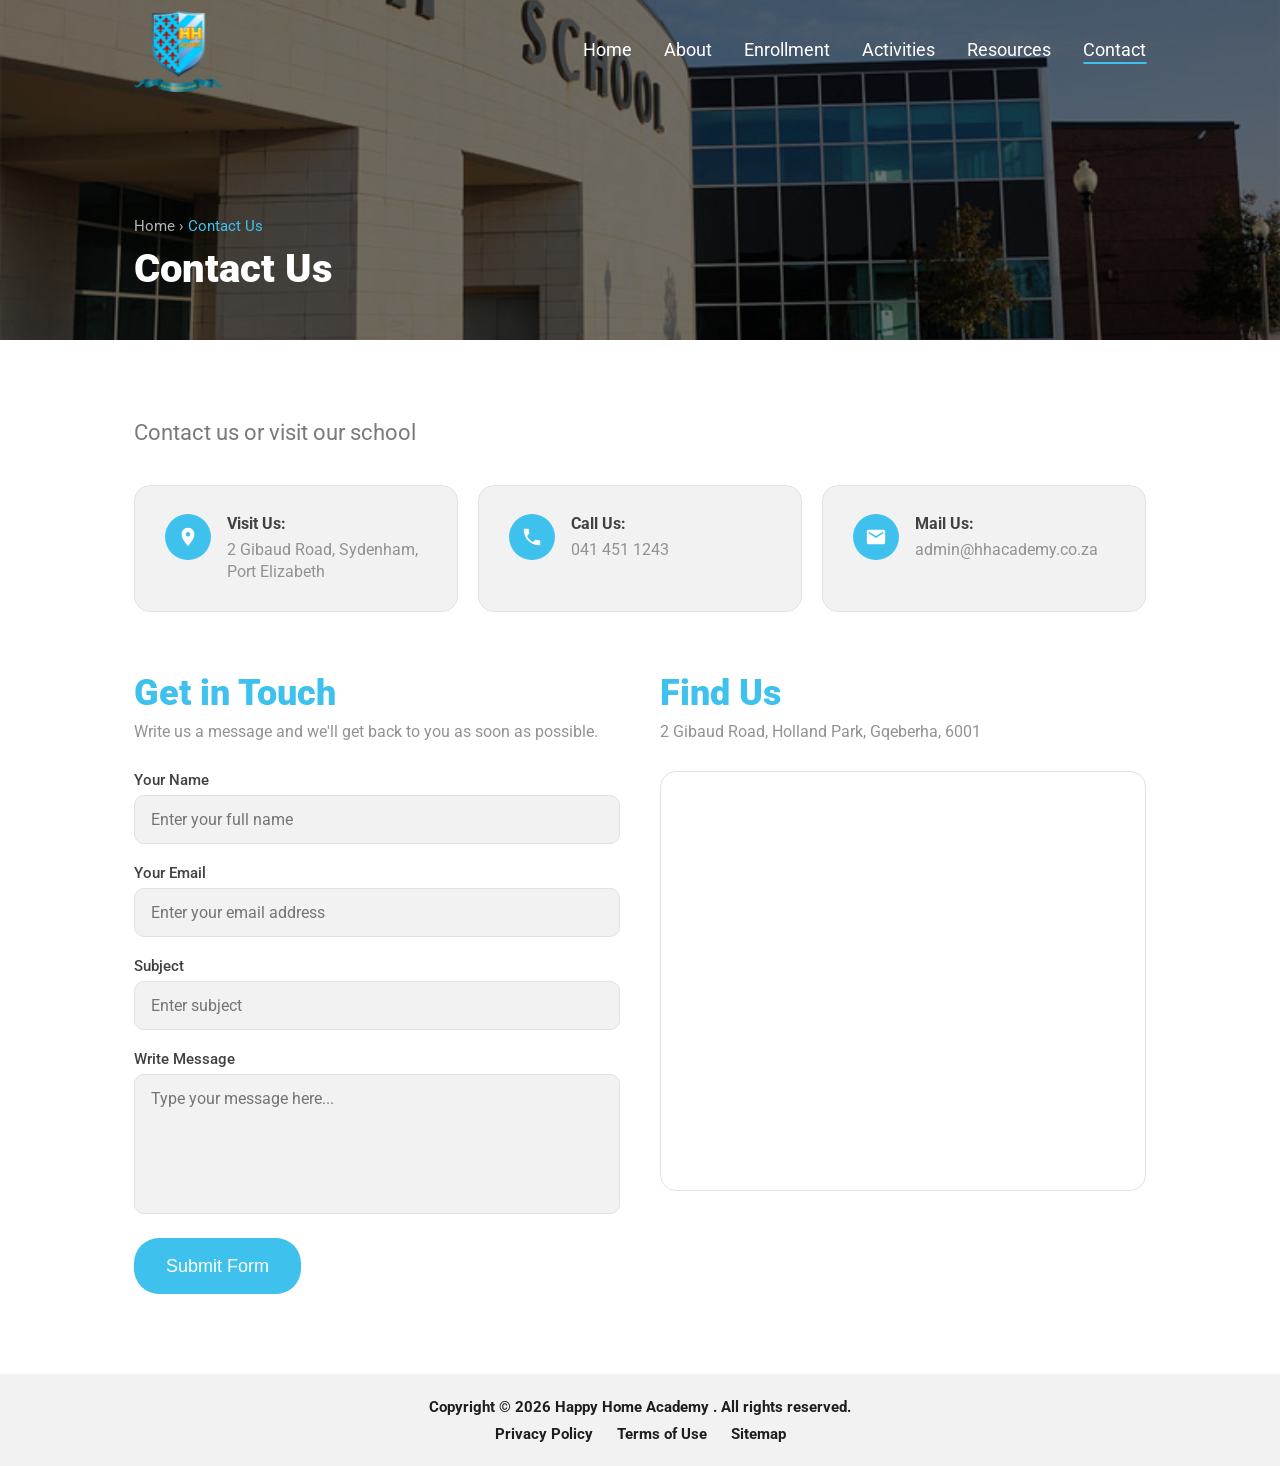
<file: contact.html>
<!DOCTYPE html>
<html lang="en">
<head>
<meta charset="UTF-8">
<meta name="viewport" content="width=device-width, initial-scale=1.0">
<title>Contact – HH Academy</title>
<link href="https://fonts.googleapis.com/css2?family=Roboto:wght@400;500;700;900&family=Inter:wght@400;500&display=swap" rel="stylesheet">
<style>
  *, *::before, *::after { box-sizing: border-box; margin: 0; padding: 0; }
  html { scroll-behavior: smooth; }
  body { font-family: 'Roboto', sans-serif; background: #fff; color: #414141; }
  a { text-decoration: none; color: inherit; }

  /* NAV */
  nav {
    position: fixed;
    top: 0; left: 0; right: 0;
    z-index: 100;
    height: 102px;
    display: flex;
    align-items: center;
    justify-content: space-between;
    padding: 0 134px;
    transition: background 0.3s ease;
  }
  .nav-logo {
    display: flex;
    align-items: center;
    gap: 10px;
  }
  .nav-logo img { width: 89px; height: 83px; object-fit: contain; }
  .nav-links {
    display: flex;
    align-items: center;
    gap: 32px;
  }

  /* NAV ITEM — wraps the link + dropdown together */
  .nav-item {
    position: relative;
    display: flex;
    align-items: center;
  }

  .nav-links > a,
  .nav-item > a {
    font-size: 18px;
    font-weight: 400;
    color: #fff;
    position: relative;
    padding-bottom: 4px;
    display: inline-block;
    transition: color 0.3s ease;
  }
  .nav-links > a::after,
  .nav-item > a::after {
    content: '';
    position: absolute;
    bottom: 0; left: 50%;
    width: 0;
    height: 2px;
    background: #3EC2ED;
    transform: translateX(-50%) scaleX(0);
    transition: width 0.3s ease, transform 0.3s ease;
  }
  .nav-links > a.active::after,
  .nav-links > a:hover::after,
  .nav-item > a.active::after,
  .nav-item > a:hover::after {
    width: 100%;
    transform: translateX(-50%) scaleX(1);
  }
  .nav-links > a:hover,
  .nav-item > a:hover { color: #e0e0e0; }

  nav.scrolled {
    background: rgba(242,242,242,0.75);
    backdrop-filter: blur(25px);
  }
  nav.scrolled .nav-links > a,
  nav.scrolled .nav-item > a {
    color: #171717;
  }
  nav.scrolled .nav-links > a:hover,
  nav.scrolled .nav-item > a:hover {
    color: #3EC2ED;
  }

  /* DROPDOWN */
  .dropdown {
    position: absolute;
    top: calc(100% + 16px);
    left: 50%;
    min-width: 210px;
    padding: 10px;
    background: #fff;
    border: 1px solid #E1E1E1;
    border-radius: 14px;
    box-shadow: 0 18px 40px rgba(0,0,0,0.12);
    transform: translate(-50%, 8px);
    opacity: 0;
    pointer-events: none;
    transition: opacity 0.2s ease, transform 0.2s ease;
    z-index: 200;
  }
  .nav-item:hover .dropdown,
  .nav-item:focus-within .dropdown {
    opacity: 1;
    pointer-events: all;
    transform: translate(-50%, 0);
  }
  .dropdown a {
    display: block;
    padding: 11px 12px;
    border-radius: 10px;
    font-size: 14px;
    line-height: 18px;
    color: #414141;
    white-space: nowrap;
  }
  .dropdown a:hover {
    background: #E8F9FF;
    color: #3EC2ED;
  }
  .dropdown a::after {
    display: none;
  }
  .dropdown::before {
    content: '';
    position: absolute;
    left: 0;
    right: 0;
    top: -14px;
    height: 14px;
  }

  /* HAMBURGER BUTTON */
  .hamburger {
    display: none;
    flex-direction: column;
    justify-content: center;
    align-items: center;
    width: 44px;
    height: 44px;
    background: none;
    border: none;
    cursor: pointer;
    gap: 6px;
    padding: 4px;
    z-index: 200;
  }
  .hamburger span {
    display: block;
    width: 26px;
    height: 2px;
    background: #fff;
    border-radius: 2px;
    transition: transform 0.3s ease, opacity 0.3s ease;
  }
  nav.scrolled .hamburger span {
    background: #171717;
  }
  .hamburger.open span:nth-child(1) { transform: translateY(8px) rotate(45deg); }
  .hamburger.open span:nth-child(2) { opacity: 0; }
  .hamburger.open span:nth-child(3) { transform: translateY(-8px) rotate(-45deg); }

  /* MOBILE DROPDOWN MENU */
  .mobile-menu {
    display: none;
    position: fixed;
    top: 0;
    left: 0;
    right: 0;
    bottom: 0;
    background: rgba(255,255,255,0.97);
    z-index: 150;
    flex-direction: column;
    align-items: center;
    justify-content: center;
    gap: 36px;
    opacity: 0;
    pointer-events: none;
    transition: opacity 0.3s ease;
  }
  .mobile-menu.open {
    opacity: 1;
    pointer-events: all;
  }
  .mobile-menu a {
    font-size: 26px;
    font-weight: 600;
    color: #171717;
    letter-spacing: 0.5px;
    text-decoration: none;
    padding-bottom: 4px;
    position: relative;
    display: inline-block;
    transition: color 0.2s;
  }
  .mobile-menu a::after {
    content: '';
    position: absolute;
    bottom: -4px; left: 50%;
    width: 0; height: 2px;
    background: #3EC2ED;
    transform: translateX(-50%) scaleX(0);
    transition: width 0.3s ease, transform 0.3s ease;
  }
  .mobile-menu a.active::after,
  .mobile-menu a:hover::after { width: 100%; transform: translateX(-50%) scaleX(1); }
  .mobile-menu a.active,
  .mobile-menu a:hover { color: #3EC2ED; }
  
  .mobile-menu-close {
    position: absolute;
    top: 30px;
    right: 30px;
    background: none;
    border: none;
    color: #171717;
    font-size: 32px;
    cursor: pointer;
    padding: 8px;
    display: flex;
    align-items: center;
    justify-content: center;
    z-index: 201;
    transition: transform 0.2s;
  }
  .mobile-menu-close:hover { transform: rotate(90deg); }

  /* FADE-IN ANIMATION */
  @media (prefers-reduced-motion: no-preference) {
    .fade-in {
      opacity: 0;
      transform: translateY(32px);
      transition: opacity 0.65s ease, transform 0.65s ease;
    }
    .fade-in.visible {
      opacity: 1;
      transform: translateY(0);
    }
  }

  /* HERO */
  .hero {
    position: relative;
    width: 100%;
    height: 340px;
    overflow: hidden;
    display: flex;
    align-items: flex-end;
  }
  .hero-bg {
    position: absolute;
    inset: 0;
    width: 100%;
    height: 100%;
    object-fit: cover;
    object-position: center;
  }
  .hero-overlay {
    position: absolute;
    inset: 0;
    background: rgba(0,0,0,0.55);
  }
  .hero-content {
    position: relative;
    z-index: 10;
    padding: 0 134px 48px;
  }
  .hero-content .breadcrumb {
    font-size: 15px;
    font-weight: 400;
    color: rgba(255,255,255,0.7);
    margin-bottom: 10px;
  }
  .hero-content .breadcrumb a { color: rgba(255,255,255,0.7); }
  .hero-content .breadcrumb span { color: #3EC2ED; }
  .hero-content h1 {
    font-size: 40px;
    font-weight: 900;
    color: #fff;
    line-height: 47px;
  }

  /* CONTACT SECTION */
  .contact-section {
    padding: 80px 134px;
  }

  .contact-intro {
    font-size: 22px;
    font-weight: 400;
    color: #7A7A7A;
    margin-bottom: 40px;
  }

  /* INFO CARDS */
  .info-cards {
    display: flex;
    gap: 20px;
    margin-bottom: 60px;
    flex-wrap: wrap;
  }
  .info-card {
    flex: 1;
    min-width: 200px;
    background: #F2F2F2;
    border: 1px solid #E1E1E1;
    border-radius: 16px;
    padding: 28px 30px;
    display: flex;
    align-items: flex-start;
    gap: 16px;
  }
  .info-card-icon {
    width: 46px;
    height: 46px;
    background: #3EC2ED;
    border-radius: 50%;
    display: flex;
    align-items: center;
    justify-content: center;
    flex-shrink: 0;
  }
  .info-card-icon svg {
    width: 22px;
    height: 22px;
    fill: #fff;
  }
  .info-card-text h3 {
    font-size: 16px;
    font-weight: 700;
    color: #414141;
    margin-bottom: 6px;
  }
  .info-card-text p, .info-card-text a {
    font-size: 16px;
    font-weight: 400;
    color: #929292;
    line-height: 22px;
    text-decoration: none;
  }
  .info-card-text a:hover { color: #3EC2ED; }

  /* FORM + MAP GRID */
  .contact-grid {
    display: grid;
    grid-template-columns: 1fr 1fr;
    gap: 40px;
    align-items: start;
  }

  /* FORM */
  .contact-form-wrap h2 {
    font-size: 36px;
    font-weight: 900;
    color: #3EC2ED;
    margin-bottom: 8px;
    line-height: 42px;
  }
  .contact-form-wrap .form-sub {
    font-size: 16px;
    font-weight: 400;
    color: #929292;
    margin-bottom: 30px;
  }
  .form-group {
    margin-bottom: 20px;
  }
  .form-group label {
    display: block;
    font-size: 15px;
    font-weight: 500;
    color: #414141;
    margin-bottom: 6px;
  }
  .form-group input,
  .form-group textarea {
    width: 100%;
    background: #F2F2F2;
    border: 1px solid #E1E1E1;
    border-radius: 10px;
    padding: 14px 16px;
    font-family: 'Roboto', sans-serif;
    font-size: 16px;
    color: #414141;
    outline: none;
    transition: border-color 0.2s, box-shadow 0.2s;
    resize: none;
  }
  .form-group input:focus,
  .form-group textarea:focus {
    border-color: #3EC2ED;
    box-shadow: 0 0 0 3px rgba(62,194,237,0.12);
  }
  .form-group textarea { height: 140px; }
  .btn-primary {
    display: inline-block;
    background: #3EC2ED;
    color: #fff;
    font-size: 18px;
    font-weight: 500;
    padding: 0 32px;
    height: 56px;
    line-height: 56px;
    border-radius: 25px;
    border: none;
    cursor: pointer;
    text-align: center;
    transition: background 0.2s;
  }
  .btn-primary:hover { background: #2db0db; }

  /* MAP */
  .map-wrap h2 {
    font-size: 36px;
    font-weight: 900;
    color: #3EC2ED;
    margin-bottom: 8px;
    line-height: 42px;
  }
  .map-wrap .map-sub {
    font-size: 16px;
    font-weight: 400;
    color: #929292;
    margin-bottom: 30px;
  }
  .map-container {
    width: 100%;
    height: 420px;
    border-radius: 16px;
    overflow: hidden;
    border: 1px solid #E1E1E1;
  }
  .map-container iframe {
    width: 100%;
    height: 100%;
    border: 0;
    display: block;
  }

  /* FOOTER */
  footer {
    background: #F2F2F2;
    height: 92px;
    display: flex;
    flex-direction: column;
    align-items: center;
    justify-content: center;
    gap: 8px;
  }
  footer .copy {
    font-size: 15px;
    font-weight: 700;
    color: #1E1E1E;
  }
  footer .footer-links {
    display: flex;
    gap: 24px;
    list-style: none;
  }
  footer .footer-links li a {
    font-size: 15px;
    font-weight: 700;
    color: #1E1E1E;
  }
  footer .footer-links li a:hover { color: #3EC2ED; }

  /* =====================
     TABLET RESPONSIVE
     ===================== */
  @media (max-width: 1100px) {
    nav { padding: 0 40px; }
    .hero { height: 320px; }
    .hero-content { padding: 80px 40px 0; }
    .contact-section { padding: 50px 40px; }
    .info-cards { gap: 16px; }
    .contact-grid { gap: 40px; }
    .contact-form-wrap { padding: 0; }
    .map-wrap { padding: 0; }
    /* Dropdown works via hover on tablet — no extra changes needed */
  }

  /* =====================
     MOBILE RESPONSIVE
     ===================== */
  @media (max-width: 768px) {

    /* NAV */
    nav {
      position: fixed;
      height: 70px;
      padding: 0 20px;
    }
    .nav-logo img { width: 56px; height: 52px; }
    .nav-links { display: none; }
    .hamburger { display: flex; }
    .mobile-menu { display: flex; }

    /* HERO */
    .hero { height: 240px; }
    .hero-content {
      padding: 0 20px 32px;
    }
    .hero-content h1 { font-size: 28px; line-height: 34px; }

    /* CONTACT SECTION */
    .contact-section { padding: 40px 20px; }
    .contact-intro { font-size: 16px; margin-bottom: 28px; }

    /* INFO CARDS */
    .info-cards { flex-direction: column; gap: 14px; margin-bottom: 40px; }
    .info-card { padding: 20px; }
    .info-card-text h3 { font-size: 15px; }
    .info-card-text p, .info-card-text a { font-size: 14px; }

    /* GRID */
    .contact-grid {
      grid-template-columns: 1fr;
      gap: 40px;
    }

    /* FORM */
    .contact-form-wrap h2 { font-size: 26px; line-height: 32px; }
    .btn-primary { font-size: 16px; height: 48px; line-height: 48px; padding: 0 24px; }

    /* MAP */
    .map-wrap h2 { font-size: 26px; line-height: 32px; }
    .map-container { height: 300px; border-radius: 12px; }

    /* FOOTER */
    footer {
      height: auto;
      padding: 24px 20px;
      text-align: center;
    }
    footer .copy { font-size: 13px; margin-bottom: 12px; }
    footer .footer-links { flex-direction: column; gap: 8px; }
    footer .footer-links li a { font-size: 12px; }
  }

  @media (max-width: 480px) {
    footer {
      padding: 20px 16px;
    }
    footer .copy { font-size: 12px; margin-bottom: 10px; }
    footer .footer-links { gap: 6px; }
    footer .footer-links li a { font-size: 11px; }
  }
</style>
</head>
<body>

<!-- NAV -->
<nav>
  <div class="nav-logo">
    <img src="Images/HH_Academy_logo.png" alt="HH Academy Logo">
  </div>
  <div class="nav-links">
    <a href="index.html">Home</a>
    <div class="nav-item">
      <a href="about.html">About</a>
      <div class="dropdown" aria-label="About sub pages">
        <a href="code_of_conduct.html">Code of Conduct</a>
        <a href="drug_policy.html">Drug Policy</a>
      </div>
    </div>
    <a href="enrollment.html">Enrollment</a>
    <a href="activities.html">Activities</a>
    <a href="resources.html">Resources</a>
    <a href="contact.html" class="active">Contact</a>
  </div>
  <button class="hamburger" id="hamburger" aria-label="Toggle navigation" aria-expanded="false">
    <span></span>
    <span></span>
    <span></span>
  </button>
</nav>

<!-- MOBILE DROPDOWN MENU -->
<div class="mobile-menu" id="mobileMenu" role="navigation" aria-label="Mobile navigation">
  <button class="mobile-menu-close" id="mobileMenuClose" aria-label="Close navigation">&times;</button>
  <a href="index.html">Home</a>
  <a href="about.html">About</a>
  <a href="code_of_conduct.html">Code of Conduct</a>
  <a href="drug_policy.html">Drug Policy</a>
  <a href="enrollment.html">Enrollment</a>
  <a href="activities.html">Activities</a>
  <a href="resources.html">Resources</a>
  <a href="contact.html" class="active">Contact</a>
</div>

<!-- HERO -->
<section class="hero">
  <img class="hero-bg" src="Images/HH_Academy_Image_Landing_Page.png" alt="HH Academy Contact">
  <div class="hero-overlay"></div>
  <div class="hero-content">
    <p class="breadcrumb"><a href="index.html">Home</a> › <span>Contact Us</span></p>
    <h1>Contact Us</h1>
  </div>
</section>

<!-- CONTACT SECTION -->
<section class="contact-section">
  <p class="contact-intro fade-in">Contact us or visit our school</p>

  <!-- INFO CARDS -->
  <div class="info-cards fade-in">
    <div class="info-card">
      <div class="info-card-icon">
        <svg viewBox="0 0 24 24" xmlns="http://www.w3.org/2000/svg">
          <path d="M12 2C8.13 2 5 5.13 5 9c0 5.25 7 13 7 13s7-7.75 7-13c0-3.87-3.13-7-7-7zm0 9.5c-1.38 0-2.5-1.12-2.5-2.5s1.12-2.5 2.5-2.5 2.5 1.12 2.5 2.5-1.12 2.5-2.5 2.5z"/>
        </svg>
      </div>
      <div class="info-card-text">
        <h3>Visit Us:</h3>
        <p>2 Gibaud Road, Sydenham, Port Elizabeth</p>
      </div>
    </div>
    <div class="info-card">
      <div class="info-card-icon">
        <svg viewBox="0 0 24 24" xmlns="http://www.w3.org/2000/svg">
          <path d="M6.62 10.79c1.44 2.83 3.76 5.14 6.59 6.59l2.2-2.2c.27-.27.67-.36 1.02-.24 1.12.37 2.33.57 3.57.57.55 0 1 .45 1 1V20c0 .55-.45 1-1 1-9.39 0-17-7.61-17-17 0-.55.45-1 1-1h3.5c.55 0 1 .45 1 1 0 1.25.2 2.45.57 3.57.11.35.03.74-.25 1.02l-2.2 2.2z"/>
        </svg>
      </div>
      <div class="info-card-text">
        <h3>Call Us:</h3>
        <a href="tel:0414511243">041 451 1243</a>
      </div>
    </div>
    <div class="info-card">
      <div class="info-card-icon">
        <svg viewBox="0 0 24 24" xmlns="http://www.w3.org/2000/svg">
          <path d="M20 4H4c-1.1 0-1.99.9-1.99 2L2 18c0 1.1.9 2 2 2h16c1.1 0 2-.9 2-2V6c0-1.1-.9-2-2-2zm0 4l-8 5-8-5V6l8 5 8-5v2z"/>
        </svg>
      </div>
      <div class="info-card-text">
        <h3>Mail Us:</h3>
        <a href="mailto:admin@hhacademy.co.za">admin@hhacademy.co.za</a>
      </div>
    </div>
  </div>

  <!-- FORM + MAP -->
  <div class="contact-grid">
    <!-- FORM -->
    <div class="contact-form-wrap fade-in">
      <h2>Get in Touch</h2>
      <p class="form-sub">Write us a message and we'll get back to you as soon as possible.</p>
      <div class="form-group">
        <label for="name">Your Name</label>
        <input type="text" id="name" name="name" placeholder="Enter your full name">
      </div>
      <div class="form-group">
        <label for="email">Your Email</label>
        <input type="email" id="email" name="email" placeholder="Enter your email address">
      </div>
      <div class="form-group">
        <label for="subject">Subject</label>
        <input type="text" id="subject" name="subject" placeholder="Enter subject">
      </div>
      <div class="form-group">
        <label for="message">Write Message</label>
        <textarea id="message" name="message" placeholder="Type your message here..."></textarea>
      </div>
      <button type="button" class="btn-primary">Submit Form</button>
    </div>

    <!-- MAP -->
    <div class="map-wrap fade-in">
      <h2>Find Us</h2>
      <p class="map-sub">2 Gibaud Road, Holland Park, Gqeberha, 6001</p>
      <div class="map-container">
        <iframe
          src="https://www.google.com/maps/embed?pb=!1m18!1m12!1m3!1d3310.4223250436958!2d25.591458499999998!3d-33.9302644!2m3!1f0!2f0!3f0!3m2!1i1024!2i768!4f13.1!3m3!1m2!1s0x1e7ad3c07e87bfab%3A0xf8e1f44b368cf4e0!2s2%20Gibaud%20Rd%2C%20Holland%20Park%2C%20Gqeberha%2C%206001!5e0!3m2!1sen!2sza!4v1777822428556!5m2!1sen!2sza"
          allowfullscreen=""
          loading="lazy"
          referrerpolicy="no-referrer-when-downgrade">
        </iframe>
      </div>
    </div>
  </div>
</section>

<!-- FOOTER -->
<footer>
  <p class="copy">Copyright &copy; 2026 Happy Home Academy . All rights reserved.</p>
  <ul class="footer-links">
    <li><a href="#">Privacy Policy</a></li>
    <li><a href="#">Terms of Use</a></li>
    <li><a href="#">Sitemap</a></li>
  </ul>
</footer>

<script>
  const hamburger = document.getElementById('hamburger');
  const mobileMenu = document.getElementById('mobileMenu');
  const mobileMenuClose = document.getElementById('mobileMenuClose');

  hamburger.addEventListener('click', () => {
    const isOpen = mobileMenu.classList.toggle('open');
    hamburger.classList.toggle('open', isOpen);
    hamburger.setAttribute('aria-expanded', isOpen);
    document.body.style.overflow = isOpen ? 'hidden' : '';
  });

  mobileMenuClose.addEventListener('click', () => {
    mobileMenu.classList.remove('open');
    hamburger.classList.remove('open');
    hamburger.setAttribute('aria-expanded', 'false');
    document.body.style.overflow = '';
  });

  mobileMenu.querySelectorAll('a').forEach(link => {
    link.addEventListener('click', () => {
      mobileMenu.classList.remove('open');
      hamburger.classList.remove('open');
      hamburger.setAttribute('aria-expanded', 'false');
      document.body.style.overflow = '';
    });
  });

  const nav = document.querySelector('nav');
  window.addEventListener('scroll', () => {
    nav.classList.toggle('scrolled', window.scrollY > 0);
  });

  // SCROLL FADE-IN
  const fadeEls = document.querySelectorAll('.fade-in');
  const observer = new IntersectionObserver((entries) => {
    entries.forEach(entry => {
      if (entry.isIntersecting) {
        entry.target.classList.add('visible');
        observer.unobserve(entry.target);
      }
    });
  }, { threshold: 0.12 });

  fadeEls.forEach(el => observer.observe(el));
</script>
</body>
</html>
</file>
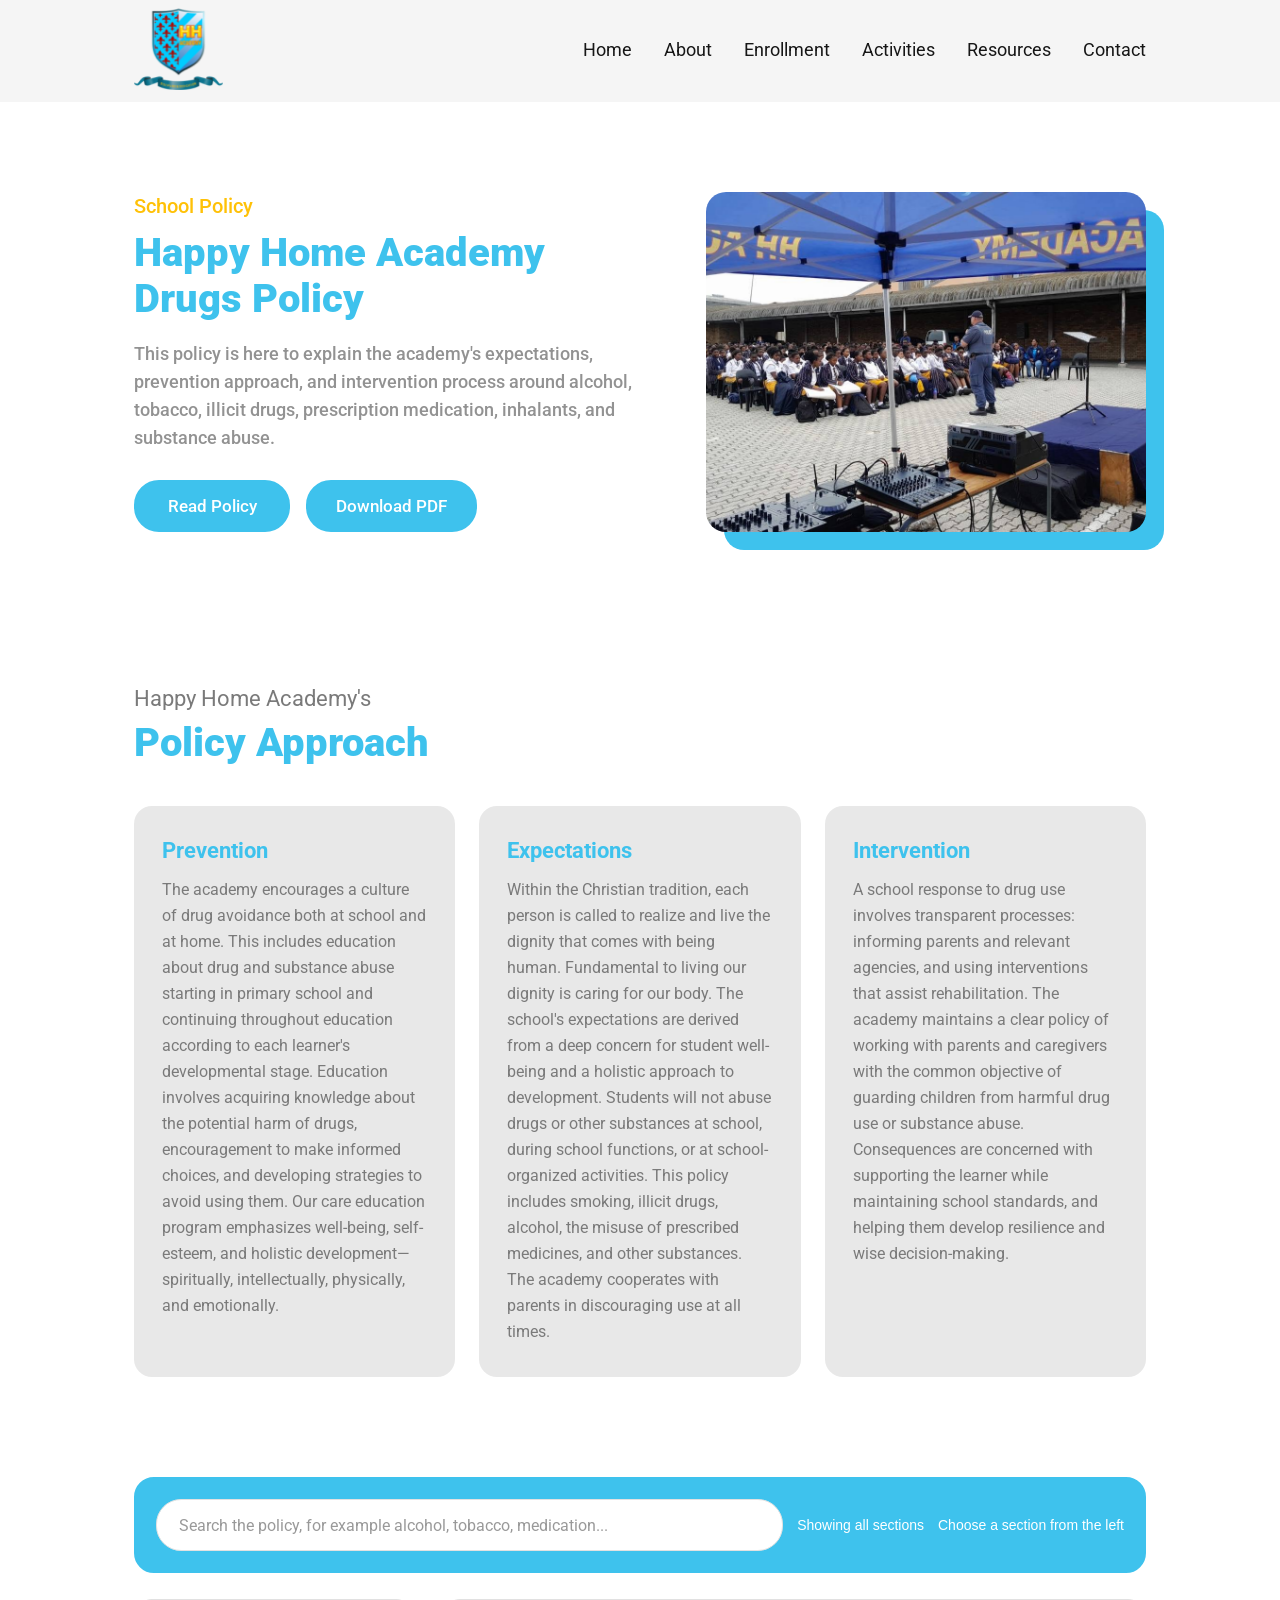
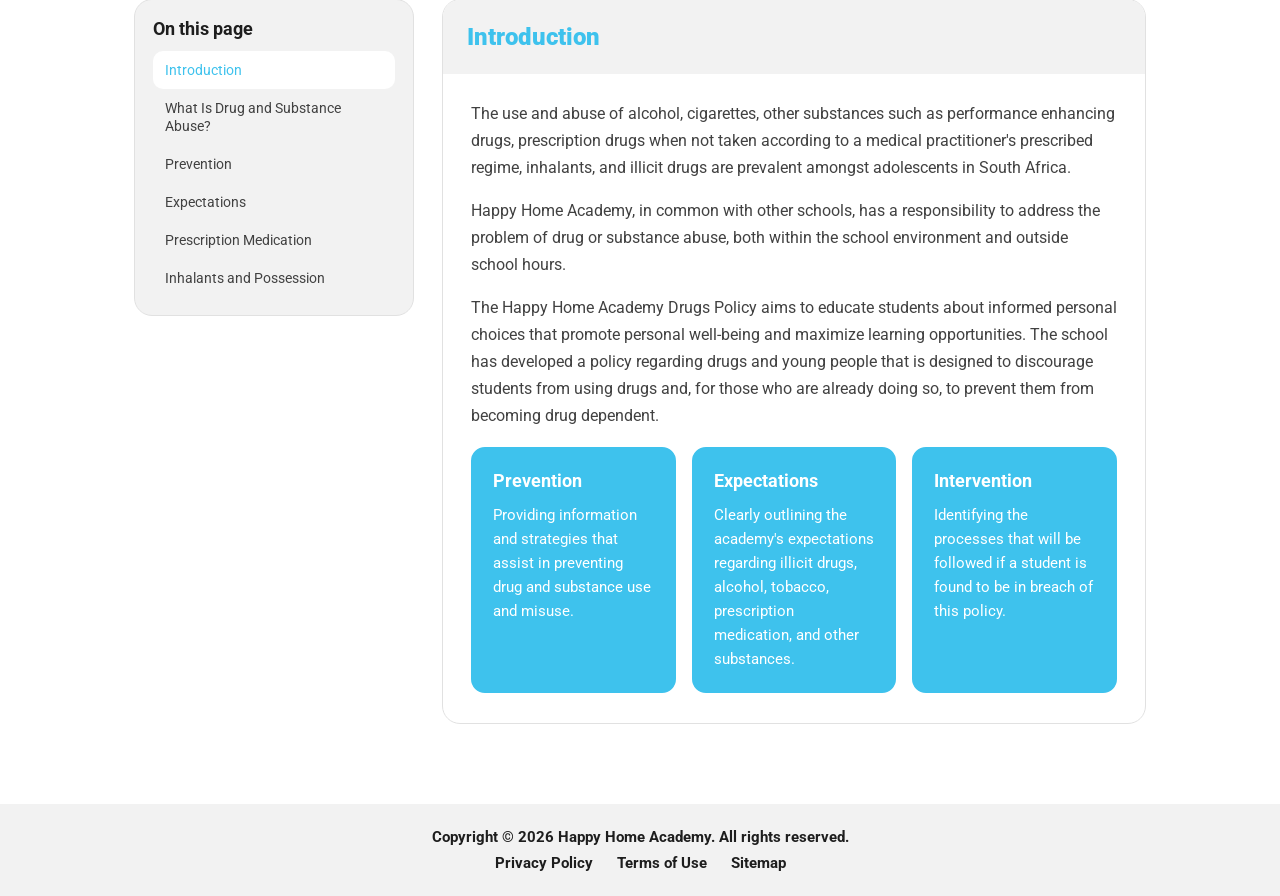
<file: drug_policy.html>
<!DOCTYPE html>
<html lang="en">
<head>
<meta charset="UTF-8">
<meta name="viewport" content="width=device-width, initial-scale=1.0">
<title>Drug Policy - HH Academy</title>
<link href="https://fonts.googleapis.com/css2?family=Roboto:wght@400;500;700;900&display=block" rel="stylesheet">
<style>
  *, *::before, *::after { box-sizing: border-box; margin: 0; padding: 0; }
  html { 
    scroll-behavior: smooth; 
    scroll-padding-top: 102px;
  }

  .fade-up {
    opacity: 0;
    transform: translateY(40px);
    transition: opacity 0.7s ease, transform 0.7s ease;
  }

  .visible {
    opacity: 1;
    transform: translateY(0);
  }
  body { font-family: 'Roboto', sans-serif; background: #fff; color: #171717; }
  a { color: inherit; text-decoration: none; }
  .visually-hidden {
    position: absolute;
    width: 1px;
    height: 1px;
    padding: 0;
    margin: -1px;
    overflow: hidden;
    clip: rect(0, 0, 0, 0);
    white-space: nowrap;
    border: 0;
  }

  :root {
    --cyan: #3EC2ED;
    --cyan-dark: #2db0db;
    --cyan-soft: #E8F9FF;
    --gold: #FFC107;
    --text: #414141;
    --muted: #7A7A7A;
    --card: #F2F2F2;
    --line: #E1E1E1;
    --ink: #1E1E1E;
  }

  nav {
    position: sticky;
    top: 0;
    z-index: 100;
    width: 100%;
    height: 102px;
    background: rgba(242,242,242,0.75);
    backdrop-filter: blur(25px);
    display: flex;
    align-items: center;
    justify-content: space-between;
    padding: 0 134px;
  }
  .nav-logo img { width: 89px; height: 83px; object-fit: contain; }
  .nav-links {
    display: flex;
    align-items: center;
    gap: 32px;
    list-style: none;
  }
  .nav-item {
    position: relative;
  }
  .nav-links a {
    font-size: 18px;
    font-weight: 400;
    color: #171717;
    padding-bottom: 4px;
    position: relative;
    display: inline-block;
  }
  .nav-links a::after {
    content: '';
    position: absolute;
    bottom: -4px;
    left: 50%;
    width: 0;
    height: 2px;
    background: var(--cyan);
    transform: translateX(-50%) scaleX(0);
    transition: width 0.3s ease, transform 0.3s ease;
  }
  .nav-links a.active::after,
  .nav-links a:hover::after {
    width: 100%;
    transform: translateX(-50%) scaleX(1);
  }

  .dropdown {
    position: absolute;
    top: calc(100% + 16px);
    left: 50%;
    min-width: 210px;
    padding: 10px;
    background: #fff;
    border: 1px solid var(--line);
    border-radius: 14px;
    box-shadow: 0 18px 40px rgba(0,0,0,0.12);
    transform: translate(-50%, 8px);
    opacity: 0;
    pointer-events: none;
    transition: opacity 0.2s ease, transform 0.2s ease;
  }
  .dropdown a {
    display: block;
    padding: 11px 12px;
    border-radius: 10px;
    font-family: 'Roboto', sans-serif;
    font-size: 14px;
    line-height: 18px;
    color: var(--text);
    white-space: nowrap;
  }
  .dropdown a::after { display: none; }
  .dropdown::before {
    content: '';
    position: absolute;
    left: 0;
    right: 0;
    top: -14px;
    height: 14px;
  }
  .dropdown a:hover {
    background: var(--cyan-soft);
    color: var(--cyan);
  }
  .nav-item:hover .dropdown,
  .nav-item:focus-within .dropdown {
    opacity: 1;
    pointer-events: all;
    transform: translate(-50%, 0);
  }

  .hamburger {
    display: none;
    flex-direction: column;
    justify-content: center;
    align-items: center;
    width: 44px;
    height: 44px;
    background: none;
    border: none;
    cursor: pointer;
    gap: 6px;
    padding: 4px;
    z-index: 200;
  }
  .hamburger span {
    display: block;
    width: 26px;
    height: 2px;
    background: #171717;
    border-radius: 2px;
    transition: transform 0.3s ease, opacity 0.3s ease;
  }
  .hamburger.open span:nth-child(1) { transform: translateY(8px) rotate(45deg); }
  .hamburger.open span:nth-child(2) { opacity: 0; }
  .hamburger.open span:nth-child(3) { transform: translateY(-8px) rotate(-45deg); }

  .mobile-menu {
    display: none;
    position: fixed;
    inset: 0;
    background: rgba(255,255,255,0.97);
    z-index: 150;
    flex-direction: column;
    align-items: center;
    justify-content: center;
    gap: 36px;
    opacity: 0;
    pointer-events: none;
    transition: opacity 0.3s ease;
    overflow-y: auto;
    padding: 86px 20px 42px;
  }
  .mobile-menu.open {
    opacity: 1;
    pointer-events: all;
  }
  .mobile-menu a {
    font-size: 26px;
    font-weight: 600;
    color: #171717;
    letter-spacing: 0.5px;
    position: relative;
    display: inline-block;
    padding-bottom: 4px;
  }
  .mobile-menu a::after {
    content: '';
    position: absolute;
    bottom: -4px;
    left: 50%;
    width: 0;
    height: 2px;
    background: var(--cyan);
    transform: translateX(-50%) scaleX(0);
    transition: width 0.3s ease, transform 0.3s ease;
  }
  .mobile-menu a.active::after,
  .mobile-menu a:hover::after {
    width: 100%;
    transform: translateX(-50%) scaleX(1);
  }
  .mobile-menu a.active,
  .mobile-menu a:hover { color: var(--cyan); }
  .mobile-menu-close {
    position: absolute;
    top: 30px;
    right: 30px;
    background: none;
    border: none;
    color: #171717;
    font-size: 32px;
    cursor: pointer;
    padding: 8px;
    display: flex;
    align-items: center;
    justify-content: center;
    z-index: 201;
    transition: transform 0.2s;
  }
  .mobile-menu-close:hover { transform: rotate(90deg); }

  .btn {
    min-width: 156px;
    min-height: 52px;
    padding: 0 28px;
    border-radius: 25px;
    background: var(--cyan);
    border: 2px solid var(--cyan);
    color: #fff;
    font-size: 17px;
    font-weight: 500;
    display: inline-flex;
    align-items: center;
    justify-content: center;
    cursor: pointer;
    transition: background 0.2s ease, border-color 0.2s ease, transform 0.15s ease;
    font-family: 'Roboto', sans-serif;
  }
  .btn:hover {
    background: var(--cyan-dark);
    border-color: var(--cyan-dark);
    transform: translateY(-1px);
  }
  .btn-secondary {
    background: transparent;
    color: var(--cyan);
  }
  .btn-secondary:hover {
    background: rgba(62,194,237,0.08);
    color: var(--cyan);
  }

  .hero {
    display: grid;
    grid-template-columns: minmax(0, 1fr) 440px;
    align-items: stretch;
    gap: 48px;
    padding: 90px 134px 54px;
  }
  .hero-copy {
    display: flex;
    flex-direction: column;
    justify-content: center;
  }
  .hero-copy .eyebrow {
    font-size: 20px;
    font-weight: 500;
    color: #FFC107;
    margin-bottom: 10px;
  }
  .hero-copy h1 {
    font-size: 40px;
    font-weight: 900;
    line-height: 46px;
    color: var(--cyan);
    max-width: 680px;
    margin-bottom: 18px;
  }
  .hero-copy p {
    font-size: 18px;
    font-weight: 500;
    line-height: 28px;
    color: #929292;
    max-width: 760px;
    margin-bottom: 28px;
  }
  .btn-group {
    display: flex;
    gap: 16px;
    flex-wrap: wrap;
  }
  .hero-panel {
    background: var(--card);
    border: 1px solid var(--line);
    border-radius: 20px;
    padding: 34px 32px;
    display: flex;
    flex-direction: column;
    justify-content: center;
  }
  .hero-side {
    display: flex;
    align-items: center;
    justify-content: center;
  }
  .hero-image {
    position: relative;
    height: 340px;
    border-radius: 20px;
    z-index: 2;
  }
  .hero-image::after {
    content: '';
    position: absolute;
    width: 100%;
    height: 100%;
    background: var(--cyan);
    border-radius: 20px;
    z-index: -1;
    bottom: -18px;
    right: -18px;
  }
  .hero-image img {
    width: 100%;
    height: 100%;
    object-fit: cover;
    border-radius: 20px;
    display: block;
  }
  .hero-panel h2 {
    font-size: 24px;
    line-height: 30px;
    font-weight: 900;
    color: var(--ink);
    margin-bottom: 20px;
  }
  .principles {
    display: grid;
    gap: 12px;
  }
  .principle {
    display: flex;
    gap: 12px;
    align-items: flex-start;
    font-family: 'Roboto', sans-serif;
    font-size: 15px;
    line-height: 22px;
    color: var(--text);
  }
  .principle span {
    flex: 0 0 28px;
    height: 28px;
    border-radius: 50%;
    background: var(--cyan);
    color: #fff;
    display: inline-flex;
    align-items: center;
    justify-content: center;
    font-weight: 700;
    font-size: 14px;
  }

  .policy-shell {
    padding: 40px 134px 80px;
    scroll-margin-top: 118px;
  }
  .tools {
    background: var(--cyan);
    border: 2px solid var(--cyan);
    border-radius: 20px;
    padding: 20px;
    display: grid;
    grid-template-columns: minmax(0, 1fr) auto auto;
    gap: 14px;
    align-items: center;
    margin-bottom: 26px;
  }
  .search-box {
    position: relative;
  }
  .search-box input {
    width: 100%;
    min-height: 52px;
    border: 1px solid var(--line);
    border-radius: 25px;
    padding: 0 22px;
    color: var(--text);
    background: #fff;
    font-family: 'Roboto', sans-serif;
    font-size: 16px;
    outline: none;
    transition: border-color 0.2s, box-shadow 0.2s;
  }
  .search-box input::placeholder {
    color: #999;
  }
  .search-box input:focus {
    border-color: var(--cyan);
    box-shadow: 0 0 0 4px rgba(62,194,237,0.14);
  }
  .search-count {
    font-family: 'Inter', sans-serif;
    font-size: 14px;
    color: #fff;
    white-space: nowrap;
  }

  .content-layout {
    display: grid;
    grid-template-columns: 280px minmax(0, 1fr);
    gap: 28px;
    align-items: start;
  }
  .toc {
    position: sticky;
    top: 126px;
    background: var(--card);
    border: 1px solid var(--line);
    border-radius: 18px;
    padding: 18px;
  }
  .toc h2 {
    font-size: 18px;
    color: var(--ink);
    margin-bottom: 12px;
  }
  .toc a {
    display: block;
    padding: 10px 12px;
    border-radius: 10px;
    font-family: 'Roboto', sans-serif;
    font-size: 14px;
    line-height: 18px;
    color: var(--text);
    transition: background 0.2s, color 0.2s;
  }
  .toc a:hover,
  .toc a.active {
    background: #fff;
    color: var(--cyan);
  }

  .policy-content {
    display: grid;
    gap: 16px;
  }
  .policy-card {
    background: #fff;
    border: 1px solid var(--line);
    border-radius: 18px;
    overflow: hidden;
    display: none;
  }
  .policy-card.hidden { display: none !important; }
  .policy-card.active { display: block; }
  .policy-heading {
    width: 100%;
    background: var(--card);
    padding: 22px 24px;
    text-align: left;
    color: var(--ink);
    font-family: 'Roboto', sans-serif;
  }
  .policy-heading h2 {
    font-size: 24px;
    line-height: 30px;
    font-weight: 900;
    color: var(--cyan);
  }
  .policy-body {
    padding: 26px 28px 30px;
    font-family: 'Roboto', sans-serif;
    color: var(--text);
  }
  .policy-body p {
    font-size: 16px;
    line-height: 27px;
    margin-bottom: 16px;
  }
  .policy-body p:last-child { margin-bottom: 0; }
  .policy-body strong { color: var(--ink); }
  .policy-body ul {
    display: grid;
    gap: 12px;
    margin: 16px 0 0;
    padding-left: 20px;
  }
  .policy-body li {
    font-size: 16px;
    line-height: 25px;
    padding-left: 4px;
  }
  .policy-grid {
    display: grid;
    grid-template-columns: repeat(3, 1fr);
    gap: 16px;
    margin-top: 18px;
  }
  .mini-card {
    background: var(--cyan);
    border: 2px solid var(--cyan);
    border-radius: 14px;
    padding: 20px;
  }
  .mini-card h3 {
    font-size: 18px;
    line-height: 24px;
    color: #fff;
    margin-bottom: 10px;
    font-weight: 700;
  }
  .mini-card p {
    font-size: 15px;
    line-height: 24px;
    margin: 0;
    color: #fff;
  }
  .expectation-list {
    display: grid;
    gap: 14px;
  }
  .expectation {
    background: #fafafa;
    border: 1px solid #ececec;
    border-radius: 14px;
    padding: 18px 20px;
  }
  .expectation h3 {
    font-size: 19px;
    color: var(--cyan);
    margin-bottom: 8px;
  }
  mark {
    background: rgba(255,193,7,0.35);
    color: inherit;
    padding: 0 2px;
    border-radius: 3px;
  }
  .no-results {
    display: none;
    background: var(--card);
    border: 1px solid var(--line);
    border-radius: 16px;
    padding: 24px;
    color: var(--muted);
    font-family: 'Roboto', sans-serif;
    text-align: center;
  }
  .no-results.show { display: block; }

  .policy-approach-section {
    padding: 100px 134px 60px;
    scroll-margin-top: 118px;
  }
  .policy-approach-section .approach-eyebrow {
    font-size: 22px;
    font-weight: 400;
    color: #7A7A7A;
    margin-bottom: 8px;
    line-height: 26px;
    letter-spacing: 0;
  }
  .policy-approach-section h2 {
    font-size: 40px;
    font-weight: 900;
    line-height: 46px;
    color: var(--cyan);
    margin-bottom: 40px;
    text-align: left;
  }
  .approach-cards {
    display: grid;
    grid-template-columns: repeat(3, 1fr);
    gap: 24px;
  }
  .approach-card {
    background: #E8E8E8;
    border-radius: 18px;
    padding: 32px 28px;
    display: flex;
    flex-direction: column;
    justify-content: flex-start;
  }
  .approach-card h3 {
    font-size: 22px;
    font-weight: 700;
    color: var(--cyan);
    margin-bottom: 14px;
  }
  .approach-card p {
    font-family: 'Roboto', sans-serif;
    font-size: 16px;
    line-height: 26px;
    color: #7A7A7A;
    margin: 0;
  }

  .back-top {
    display: none;
  }

  footer {
    background: #F2F2F2;
    min-height: 92px;
    display: flex;
    flex-direction: column;
    align-items: center;
    justify-content: center;
    gap: 8px;
    padding: 20px 16px;
    text-align: center;
  }
  footer .copyright {
    font-size: 15px;
    font-weight: 700;
    color: #1E1E1E;
  }
  footer .footer-links {
    display: flex;
    gap: 24px;
    flex-wrap: wrap;
    justify-content: center;
  }
  footer .footer-links a {
    font-size: 15px;
    font-weight: 700;
    color: #1E1E1E;
  }

  @media (max-width: 1100px) {
    nav,
    .hero,
    .policy-shell,
    .policy-approach-section {
      padding-left: 40px;
      padding-right: 40px;
    }
    .hero {
      grid-template-columns: 1fr;
      max-width: 840px;
      margin: 0 auto;
      padding-top: 54px;
      padding-bottom: 44px;
    }
    .hero-copy h1,
    .hero-copy p {
      max-width: 720px;
    }
    .hero-panel {
      max-width: 720px;
    }
    .hero-side {
      max-width: 720px;
      width: 100%;
    }
    .hero-image {
      height: clamp(240px, 38vw, 320px);
    }
    .policy-shell {
      max-width: 900px;
      margin: 0 auto;
      padding: 50px 40px 80px;
    }
    .policy-approach-section {
      max-width: 900px;
      margin: 0 auto;
      padding: 90px 40px 60px !important;
    }
    .tools {
      grid-template-columns: 1fr;
    }
    .search-count {
      white-space: normal;
    }
    .policy-grid {
      grid-template-columns: 1fr;
    }
    .approach-cards {
      grid-template-columns: 1fr;
    }
  }

  @media (max-width: 900px) {
    nav,
    .hero,
    .policy-shell,
    .policy-approach-section {
      padding-left: 28px;
      padding-right: 28px;
    }
    .hero {
      max-width: 760px;
    }
    .tools {
      gap: 10px;
    }
    .content-layout {
      grid-template-columns: 1fr;
      gap: 20px;
    }
    .toc {
      position: static;
      display: grid;
      grid-template-columns: repeat(2, minmax(0, 1fr));
      gap: 6px;
    }
    .toc h2 {
      grid-column: 1 / -1;
    }
    .toc a {
      background: rgba(255,255,255,0.52);
    }
  }

  @media (max-width: 768px) {
    nav {
      height: 70px;
      padding: 0 20px;
    }
    .nav-logo img { width: 56px; height: 52px; }
    .nav-links { display: none; }
    .hamburger { display: flex; }
    .mobile-menu { display: flex; }

    .hero,
    .policy-shell,
    .policy-approach-section {
      padding-left: 20px;
      padding-right: 20px;
    }
    .hero {
      padding-top: 30px;
      padding-bottom: 40px;
      gap: 24px;
    }
    .hero-copy .eyebrow {
      font-size: 16px;
    }
    .hero-copy h1 {
      font-size: 28px;
      line-height: 34px;
    }
    .hero-copy p,
    .policy-body p,
    .policy-body li {
      font-size: 15px;
      line-height: 23px;
    }
    .hero-panel {
      padding: 26px 22px;
      border-radius: 16px;
    }
    .hero-side {
      gap: 22px;
    }
    .hero-image {
      height: 240px;
      border-radius: 16px;
    }
    .hero-image::after {
      bottom: -10px;
      right: -10px;
      border-radius: 16px;
    }
    .hero-image img {
      border-radius: 16px;
    }
    .principle {
      font-size: 14px;
      line-height: 21px;
    }
    .tools {
      grid-template-columns: 1fr;
      padding: 16px;
      border-radius: 16px;
    }
    .search-count {
      white-space: normal;
    }
    .btn {
      width: 100%;
      min-width: 0;
      min-height: 48px;
      font-size: 16px;
    }
    .toc {
      grid-template-columns: 1fr;
      padding: 14px;
      border-radius: 16px;
    }
    .toc a {
      padding: 12px;
    }
    .policy-heading {
      padding: 18px;
    }
    .policy-heading h2 {
      font-size: 21px;
      line-height: 27px;
    }
    .policy-body {
      padding: 22px 18px 24px;
    }
    .policy-approach-section {
      padding: 70px 20px 60px;
    }
    .policy-approach-section h2 {
      font-size: 28px;
      line-height: 34px;
      margin-bottom: 30px;
    }
    .approach-eyebrow {
      font-size: 18px;
      margin-bottom: 6px;
      line-height: 22px;
    }
    .approach-card {
      padding: 24px 20px;
    }
    .approach-card h3 {
      font-size: 19px;
      margin-bottom: 12px;
    }
    .approach-card p {
      font-size: 15px;
      line-height: 24px;
    }
    .back-top {
      width: 44px;
      height: 44px;
      right: 16px;
      bottom: 16px;
    }
    footer .copyright,
    footer .footer-links a {
      font-size: 12px;
    }
    footer .footer-links {
      flex-direction: column;
      gap: 14px;
    }
  }

  @media (max-width: 480px) {
    .hero,
    .policy-shell,
    .policy-approach-section {
      padding-left: 20px;
      padding-right: 20px;
    }
    .hero-copy h1 {
      font-size: 24px;
      line-height: 30px;
    }
    .hero-copy p {
      max-width: 100%;
    }
    .hero-panel h2 {
      font-size: 21px;
      line-height: 27px;
    }
    .hero-image {
      height: 210px;
    }
    .principle {
      display: grid;
      grid-template-columns: 28px minmax(0, 1fr);
      gap: 10px;
    }
    .tools {
      padding: 14px;
    }
    .search-box input {
      min-height: 48px;
      padding: 0 18px;
      font-size: 15px;
    }
    .policy-heading h2 {
      font-size: 19px;
      line-height: 25px;
    }
    .policy-body {
      padding: 20px 16px 22px;
    }
    .expectation {
      padding: 16px;
    }
    .mini-card {
      padding: 16px;
    }
  }

  @media print {
    nav,
    .mobile-menu,
    .tools,
    .toc,
    .back-top,
    footer {
      display: none !important;
    }
    body { color: #000; }
    .hero,
    .policy-shell {
      padding: 0;
    }
    .hero {
      display: block;
      margin-bottom: 20px;
    }
    .hero-panel {
      border: 1px solid #999;
      margin-top: 14px;
    }
    .policy-card {
      break-inside: avoid;
      border-color: #999;
      margin-bottom: 12px;
    }
    .policy-card {
      display: block;
    }
    .policy-heading {
      background: #fff;
      padding: 12px 0;
    }
  }
</style>
</head>
<body>

<nav>
  <div class="nav-logo">
    <img src="Images/HH_Academy_logo.png" alt="HH Academy Logo" loading="lazy" onerror="this.style.display='none'">
  </div>
  <div class="nav-links">
    <a href="index.html">Home</a>
    <div class="nav-item">
      <a href="about.html">About</a>
      <div class="dropdown" aria-label="About sub pages">
        <a href="code_of_conduct.html">Code of Conduct</a>
        <a href="drug_policy.html" class="active">Drug Policy</a>
      </div>
    </div>
    <a href="enrollment.html">Enrollment</a>
    <a href="activities.html">Activities</a>
    <a href="resources.html">Resources</a>
    <a href="contact.html">Contact</a>
  </div>
  <button class="hamburger" id="hamburger" aria-label="Toggle navigation" aria-expanded="false">
    <span></span><span></span><span></span>
  </button>
</nav>

<div class="mobile-menu" id="mobileMenu" role="navigation" aria-label="Mobile navigation">
  <button class="mobile-menu-close" id="mobileMenuClose" aria-label="Close navigation">&times;</button>
  <a href="index.html">Home</a>
  <a href="about.html">About</a>
  <a href="code_of_conduct.html">Code of Conduct</a>
  <a href="drug_policy.html" class="active">Drug Policy</a>
  <a href="enrollment.html">Enrollment</a>
  <a href="activities.html">Activities</a>
  <a href="resources.html">Resources</a>
  <a href="contact.html">Contact</a>
</div>

<section class="hero fade-up">
  <div class="hero-copy">
    <p class="eyebrow">School Policy</p>
    <h1>Happy Home Academy Drugs Policy</h1>
    <p>This policy is here to explain the academy's expectations, prevention approach, and intervention process around alcohol, tobacco, illicit drugs, prescription medication, inhalants, and substance abuse.</p>
    <div class="btn-group">
      <a href="#policy-content" class="btn">Read Policy</a>
      <a href="https://www.hhacademy.co.za/HH%20Academy%20drug%20policy.pdf" class="btn">Download PDF</a>
    </div>
  </div>
  <div class="hero-side">
    <div class="hero-image">
      <img src="Images/506608070_1295747079223134_2617642656775823880_n.jpg" alt="Happy Home Academy policy guidance" loading="lazy">
    </div>
  </div>
</section>

<section class="policy-approach-section fade-up">
  <p class="approach-eyebrow">Happy Home Academy's</p>
  <h2>Policy Approach</h2>
  <div class="approach-cards">
    <div class="approach-card">
      <h3>Prevention</h3>
      <p>The academy encourages a culture of drug avoidance both at school and at home. This includes education about drug and substance abuse starting in primary school and continuing throughout education according to each learner's developmental stage. Education involves acquiring knowledge about the potential harm of drugs, encouragement to make informed choices, and developing strategies to avoid using them. Our care education program emphasizes well-being, self-esteem, and holistic development—spiritually, intellectually, physically, and emotionally.</p>
    </div>
    <div class="approach-card">
      <h3>Expectations</h3>
      <p>Within the Christian tradition, each person is called to realize and live the dignity that comes with being human. Fundamental to living our dignity is caring for our body. The school's expectations are derived from a deep concern for student well-being and a holistic approach to development. Students will not abuse drugs or other substances at school, during school functions, or at school-organized activities. This policy includes smoking, illicit drugs, alcohol, the misuse of prescribed medicines, and other substances. The academy cooperates with parents in discouraging use at all times.</p>
    </div>
    <div class="approach-card">
      <h3>Intervention</h3>
      <p>A school response to drug use involves transparent processes: informing parents and relevant agencies, and using interventions that assist rehabilitation. The academy maintains a clear policy of working with parents and caregivers with the common objective of guarding children from harmful drug use or substance abuse. Consequences are concerned with supporting the learner while maintaining school standards, and helping them develop resilience and wise decision-making.</p>
    </div>
  </div>
</section>

<main class="policy-shell fade-up" id="policy-content">
  <section class="tools" aria-label="Policy tools">
    <div class="search-box">
      <label for="policySearch" class="visually-hidden">Search the drug policy</label>
      <input id="policySearch" type="search" placeholder="Search the policy, for example alcohol, tobacco, medication..." autocomplete="off">
    </div>
    <span class="search-count" id="searchCount">Showing all sections</span>
    <span class="search-count">Choose a section from the left</span>
  </section>

  <div class="content-layout">
    <aside class="toc" aria-label="Policy contents">
      <h2>On this page</h2>
      <a href="#introduction">Introduction</a>
      <a href="#definition">What Is Drug and Substance Abuse?</a>
      <a href="#prevention">Prevention</a>
      <a href="#expectations">Expectations</a>
      <a href="#medication">Prescription Medication</a>
      <a href="#inhalants">Inhalants and Possession</a>
    </aside>

    <section class="policy-content" aria-label="Drug policy sections">
      <article class="policy-card active fade-up" id="introduction" data-search-text="introduction alcohol cigarettes performance enhancing drugs prescription drugs inhalants illicit drugs adolescents south africa responsibility school environment outside school hours informed personal choice wellbeing learning prevention expectations intervention">
        <header class="policy-heading">
          <h2>Introduction</h2>
        </header>
        <div class="policy-body">
          <p>The use and abuse of alcohol, cigarettes, other substances such as performance enhancing drugs, prescription drugs when not taken according to a medical practitioner's prescribed regime, inhalants, and illicit drugs are prevalent amongst adolescents in South Africa.</p>
          <p>Happy Home Academy, in common with other schools, has a responsibility to address the problem of drug or substance abuse, both within the school environment and outside school hours.</p>
          <p>The Happy Home Academy Drugs Policy aims to educate students about informed personal choices that promote personal well-being and maximize learning opportunities. The school has developed a policy regarding drugs and young people that is designed to discourage students from using drugs and, for those who are already doing so, to prevent them from becoming drug dependent.</p>
          <div class="policy-grid">
            <div class="mini-card">
              <h3>Prevention</h3>
              <p>Providing information and strategies that assist in preventing drug and substance use and misuse.</p>
            </div>
            <div class="mini-card">
              <h3>Expectations</h3>
              <p>Clearly outlining the academy's expectations regarding illicit drugs, alcohol, tobacco, prescription medication, and other substances.</p>
            </div>
            <div class="mini-card">
              <h3>Intervention</h3>
              <p>Identifying the processes that will be followed if a student is found to be in breach of this policy.</p>
            </div>
          </div>
        </div>
      </article>

      <article class="policy-card" id="definition" data-search-text="what is drugs and substance abuse alcohol tobacco under 18 illicit drugs misuse medications substances">
        <header class="policy-heading">
          <h2>What Is Drug and Substance Abuse?</h2>
        </header>
        <div class="policy-body">
          <p>Drug and substance abuse involves the use of alcohol or tobacco by people under the age of 18 years, the use of illicit drugs, and the misuse of medications and other substances.</p>
        </div>
      </article>

      <article class="policy-card" id="prevention" data-search-text="prevention culture drug avoidance school home firm clear statement drug education harm informed choice care education values self esteem spiritual intellectual physical emotional parents caregivers rehabilitation">
        <header class="policy-heading">
          <h2>Prevention</h2>
        </header>
        <div class="policy-body">
          <p>Happy Home Academy encourages a culture of drug avoidance both at school and at home. This is achieved through several initiatives.</p>
          <p><strong>A firm and clear statement on the abuse of drugs and other substances.</strong> The school's expectation is that students will not abuse drugs or other substances at school or school functions, and the Academy will cooperate with parents in discouraging use at all times. This policy includes smoking, illicit drugs, alcohol, the misuse of prescribed medicines, and other substances.</p>
          <p><strong>Drug education.</strong> Education about drug and substance abuse is essential. This must start in primary school and continue throughout education according to each learner's developmental stage. Education involves the acquisition of knowledge about the potential harm of drugs, encouragement to make informed choices on drugs, and the development of strategies to avoid using them.</p>
          <p>For a number of years, Happy Home Academy has offered an educational programme designed to make students aware of the benefits of well-being, and to give them the knowledge and confidence to make wise choices about their lifestyles. A significant part of this programme is related to issues involving alcohol, tobacco, pain relievers, and illicit drugs.</p>
          <p>The care education programme is closely linked with Happy Home Academy's overall philosophy, which emphasizes the development of a sense of value and the promotion of self-esteem in children and adolescents. This is designed to help them develop spiritually, intellectually, physically, and emotionally. Supporting this, and acting as a deterrent, is the school's intervention process with regard to drug use.</p>
          <p>A school response to the use of drugs includes consequences concerned with transparent processes: informing parents and relevant agencies, and using interventions that assist rehabilitation.</p>
          <p>The Academy maintains a clear policy of working with parents and caregivers, with the common objective of guarding children from harmful drug use or substance abuse.</p>
        </div>
      </article>

      <article class="policy-card" id="expectations" data-search-text="expectation christian tradition dignity human body wellbeing alcohol tobacco illicit drugs school function uniform organized activity police parents caregivers trafficking">
        <header class="policy-heading">
          <h2>Expectations</h2>
        </header>
        <div class="policy-body">
          <p>Within the Christian tradition, each person is called to realize and live the dignity that comes with being human. Fundamental to living our dignity is caring for our body. Caring for our body is a physical, intellectual, spiritual, and moral activity.</p>
          <p>The school's expectation regarding drug use is derived from a deep concern for, and a holistic approach to, student well-being. Drug and substance use and abuse compromises well-being and exhibits a failure to recognize our dignity as human beings. Therefore, this policy makes clear the school's expectations of students within Happy Home Academy, at Happy Home Academy functions, and at activities organized by Happy Home Academy.</p>
          <div class="expectation-list">
            <div class="expectation">
              <h3>Alcohol</h3>
              <p>The school's policy is that students may not consume alcohol in the school, at any school function, or at any activity organized by the school in any circumstance or in any company.</p>
            </div>
            <div class="expectation">
              <h3>Tobacco</h3>
              <p>Students may not smoke at school, while transiting to or from school, while wearing the school uniform, while representing the school, or while attending school functions, unless otherwise indicated to be permitted.</p>
            </div>
            <div class="expectation">
              <h3>Illicit Drugs</h3>
              <p>Students may not use any illegal substance at school, to or from school, while wearing the school uniform, at any Happy Home Academy function, or at any Happy Home Academy organized activity. Students who traffic illegal drugs will be subject to a more formal follow-up process involving police and parents or caregivers.</p>
            </div>
          </div>
        </div>
      </article>

      <article class="policy-card" id="medication" data-search-text="prescription medication doctor recommended dosage first aid officer student services office locked cabinet record dosage time date get learners fet learners parent caregiver legal guardian diary">
        <header class="policy-heading">
          <h2>Prescription Medication</h2>
        </header>
        <div class="policy-body">
          <p>Students who need to take prescribed medication while at school must adhere to their doctor's recommended dosage and must not allow another student access to these drugs.</p>
          <p>The student's name and dosage requirements for prescription medication must be clearly visible. Medication will be stored in a locked cabinet. The First Aid Officer will keep a record of the dosage, time, and date of administration of medication.</p>
          <div class="expectation-list">
            <div class="expectation">
              <h3>Prescription Medication for GET Learners</h3>
              <ul>
                <li>Must have a note in their diary from a parent, caregiver, or legal guardian notifying the school of the need to use medication.</li>
                <li>Must surrender medication to the First Aid Officer at the Student Services Office, unless this would inhibit a student's safety and well-being.</li>
                <li>Must have medication administered in the Student Services Office.</li>
                <li>Must notify their teacher when they are going to take medication.</li>
                <li>May take prescribed medication while at school according to the approved process.</li>
              </ul>
            </div>
            <div class="expectation">
              <h3>Year FET Learners</h3>
              <ul>
                <li>Must have a note in their diary from a parent, caregiver, or legal guardian notifying the school of the need to use medication.</li>
                <li>Are asked to surrender medication to the First Aid Officer at the Student Services Office, unless this would inhibit a student's safety and well-being.</li>
                <li>Are recommended to administer medication in the Student Services Office.</li>
              </ul>
            </div>
          </div>
        </div>
      </article>

      <article class="policy-card" id="inhalants" data-search-text="inhalants solvents volatile substance alters conscious state possession drugs prescribed medication school uniform function organization activity">
        <header class="policy-heading">
          <h2>Inhalants and Possession of Drugs</h2>
        </header>
        <div class="policy-body">
          <div class="expectation-list">
            <div class="expectation">
              <h3>Inhalants</h3>
              <p>Students are not permitted to inhale solvents, volatile substances, or any other substance that alters their conscious state.</p>
            </div>
            <div class="expectation">
              <h3>Possession of Drugs</h3>
              <p>Students are not permitted to possess drugs, except prescribed medication, at school, while transiting to or from school, while wearing the school uniform, at any Happy Home Academy function, or at any Happy Home Academy organized activity.</p>
            </div>
          </div>
        </div>
      </article>

      <div class="no-results" id="noResults">No matching policy sections found. Try a broader term such as "drug", "school", or "medication".</div>
    </section>
  </div>
</main>

<button class="back-top" id="backTop" type="button" aria-label="Back to top">^</button>

<footer class="fade-up">
  <span class="copyright">Copyright &copy; 2026 Happy Home Academy. All rights reserved.</span>
  <div class="footer-links">
    <a href="#">Privacy Policy</a>
    <a href="#">Terms of Use</a>
    <a href="#">Sitemap</a>
  </div>
</footer>

<script>
  const fadeUpElements = document.querySelectorAll('.fade-up');

  const observer = new IntersectionObserver((entries, currentObserver) => {
    entries.forEach(entry => {
      if (entry.isIntersecting) {
        entry.target.classList.add('visible');
        currentObserver.unobserve(entry.target);
      }
    });
  }, { threshold: 0.08 });

  fadeUpElements.forEach(element => observer.observe(element));

  const hamburger = document.getElementById('hamburger');
  const mobileMenu = document.getElementById('mobileMenu');
  const mobileMenuClose = document.getElementById('mobileMenuClose');
  const policyCards = Array.from(document.querySelectorAll('.policy-card'));
  const searchInput = document.getElementById('policySearch');
  const searchCount = document.getElementById('searchCount');
  const noResults = document.getElementById('noResults');
  const backTop = document.getElementById('backTop');
  const tocLinks = Array.from(document.querySelectorAll('.toc a'));

  function closeMobileMenu() {
    mobileMenu.classList.remove('open');
    hamburger.classList.remove('open');
    hamburger.setAttribute('aria-expanded', 'false');
    document.body.style.overflow = '';
  }

  hamburger.addEventListener('click', () => {
    const isOpen = mobileMenu.classList.toggle('open');
    hamburger.classList.toggle('open', isOpen);
    hamburger.setAttribute('aria-expanded', isOpen);
    document.body.style.overflow = isOpen ? 'hidden' : '';
  });
  mobileMenuClose.addEventListener('click', closeMobileMenu);
  mobileMenu.querySelectorAll('a').forEach(link => link.addEventListener('click', closeMobileMenu));

  function activateSection(id, shouldScroll = false) {
    const target = document.getElementById(id);
    if (!target || target.classList.contains('hidden')) return;
    policyCards.forEach(card => card.classList.toggle('active', card.id === id));
    tocLinks.forEach(link => link.classList.toggle('active', link.getAttribute('href') === `#${id}`));
    if (shouldScroll) {
      document.getElementById('policy-content').scrollIntoView({ behavior: 'smooth', block: 'start' });
    }
  }

  tocLinks.forEach(link => {
    link.addEventListener('click', event => {
      event.preventDefault();
      activateSection(link.getAttribute('href').slice(1), true);
    });
  });

  function clearMarks(element) {
    element.querySelectorAll('mark').forEach(mark => {
      mark.replaceWith(document.createTextNode(mark.textContent));
    });
    element.normalize();
  }

  function highlightTerm(element, term) {
    if (!term) return;
    const walker = document.createTreeWalker(element, NodeFilter.SHOW_TEXT, {
      acceptNode(node) {
        const parent = node.parentNode;
        if (!parent || parent.nodeName === 'SCRIPT' || parent.nodeName === 'STYLE' || parent.nodeName === 'MARK') {
          return NodeFilter.FILTER_REJECT;
        }
        return node.nodeValue.toLowerCase().includes(term) ? NodeFilter.FILTER_ACCEPT : NodeFilter.FILTER_REJECT;
      }
    });
    const nodes = [];
    while (walker.nextNode()) nodes.push(walker.currentNode);
    nodes.forEach(node => {
      const text = node.nodeValue;
      const lower = text.toLowerCase();
      const fragment = document.createDocumentFragment();
      let index = 0;
      let matchIndex = lower.indexOf(term);
      while (matchIndex !== -1) {
        fragment.appendChild(document.createTextNode(text.slice(index, matchIndex)));
        const mark = document.createElement('mark');
        mark.textContent = text.slice(matchIndex, matchIndex + term.length);
        fragment.appendChild(mark);
        index = matchIndex + term.length;
        matchIndex = lower.indexOf(term, index);
      }
      fragment.appendChild(document.createTextNode(text.slice(index)));
      node.replaceWith(fragment);
    });
  }

  searchInput.addEventListener('input', () => {
    const term = searchInput.value.trim().toLowerCase();
    let visibleCount = 0;
    let firstMatch = null;
    policyCards.forEach(card => {
      clearMarks(card);
      const matches = !term || card.dataset.searchText.includes(term) || card.textContent.toLowerCase().includes(term);
      card.classList.toggle('hidden', !matches);
      if (matches) {
        visibleCount += 1;
        if (!firstMatch) firstMatch = card.id;
        if (term) {
          highlightTerm(card, term);
        }
      }
    });
    tocLinks.forEach(link => {
      const id = link.getAttribute('href').slice(1);
      const matchingCard = document.getElementById(id);
      link.style.display = matchingCard && !matchingCard.classList.contains('hidden') ? '' : 'none';
    });
    if (firstMatch) activateSection(firstMatch);
    searchCount.textContent = term ? `${visibleCount} section${visibleCount === 1 ? '' : 's'} found` : 'Showing all sections';
    noResults.classList.toggle('show', visibleCount === 0);
  });

  backTop.addEventListener('click', () => window.scrollTo({ top: 0, behavior: 'smooth' }));

  activateSection('introduction');
  window.addEventListener('scroll', () => {
    backTop.classList.toggle('show', window.scrollY > 420);
    }, { passive: true });
</script>
</body>
</html>
</file>
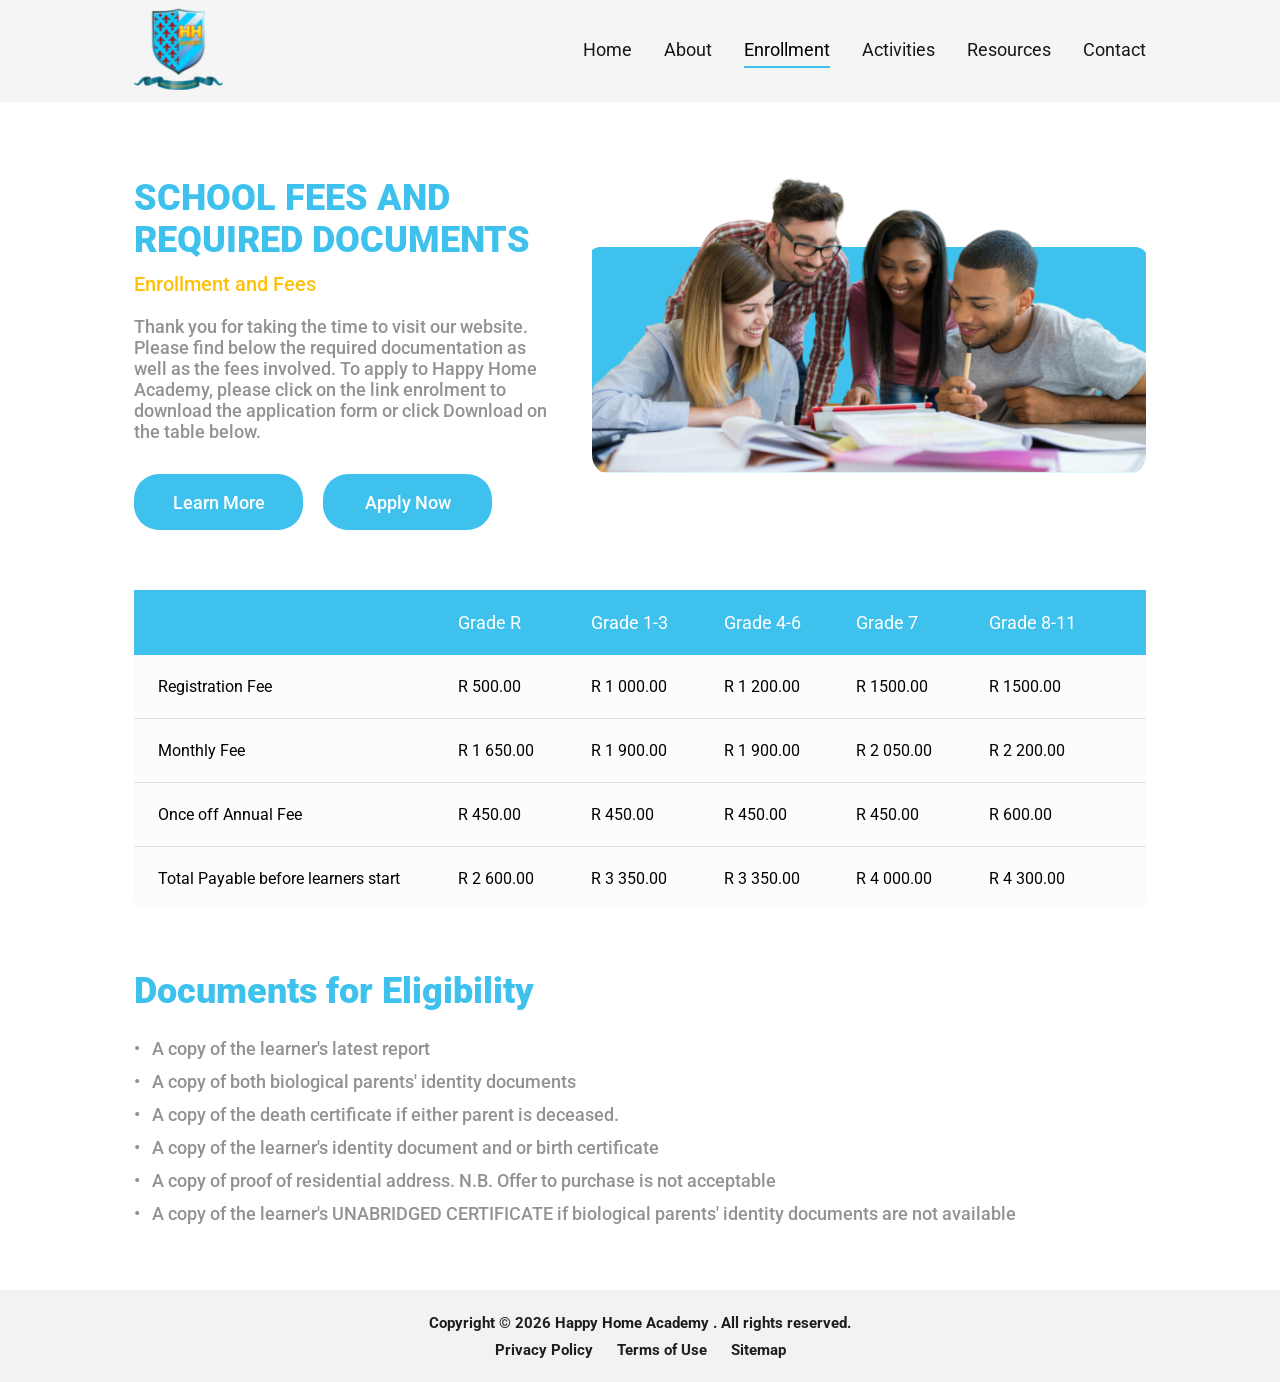
<file: enrollment.html>
<!DOCTYPE html>
<html lang="en">
<head>
<meta charset="UTF-8">
<meta name="viewport" content="width=device-width, initial-scale=1.0">
<title>Enrollment – HH Academy</title>
<link href="https://fonts.googleapis.com/css2?family=Roboto:wght@400;500;700;900&family=Inter:wght@400;500&display=swap" rel="stylesheet">
<style>
  *, *::before, *::after { box-sizing: border-box; margin: 0; padding: 0; }
  body { font-family: 'Roboto', sans-serif; background: #ffffff; color: #171717; }

  /* NAV */
  nav {
    position: sticky;
    top: 0;
    z-index: 100;
    width: 100%;
    height: 102px;
    background: rgba(242,242,242,0.75);
    backdrop-filter: blur(25px);
    display: flex;
    align-items: center;
    padding: 0 134px;
    justify-content: space-between;
  }
  .nav-logo img { width: 89px; height: 83px; object-fit: contain; }
  .nav-links { display: flex; align-items: center; gap: 32px; }

  /* NAV ITEM — wraps the link + dropdown together */
  .nav-item {
    position: relative;
    display: flex;
    align-items: center;
  }

  .nav-links a,
  .nav-item > a {
    font-family: 'Roboto', sans-serif;
    font-size: 18px;
    font-weight: 400;
    color: #171717;
    text-decoration: none;
    padding-bottom: 4px;
    position: relative;
    display: inline-block;
  }
  .nav-links a::after,
  .nav-item > a::after {
    content: '';
    position: absolute;
    bottom: -4px;
    left: 50%;
    width: 0;
    height: 2px;
    background: #3EC2ED;
    transform: translateX(-50%) scaleX(0);
    transition: width 0.3s ease, transform 0.3s ease;
  }
  .nav-links a.active,
  .nav-item > a.active { color: #000; }
  .nav-links a.active::after,
  .nav-links a:hover::after,
  .nav-item > a.active::after,
  .nav-item > a:hover::after {
    width: 100%;
    transform: translateX(-50%) scaleX(1);
  }

  /* DROPDOWN */
  .dropdown {
    position: absolute;
    top: calc(100% + 16px);
    left: 50%;
    min-width: 210px;
    padding: 10px;
    background: #fff;
    border: 1px solid #E1E1E1;
    border-radius: 14px;
    box-shadow: 0 18px 40px rgba(0,0,0,0.12);
    transform: translate(-50%, 8px);
    opacity: 0;
    pointer-events: none;
    transition: opacity 0.2s ease, transform 0.2s ease;
    z-index: 200;
  }
  .dropdown a {
    display: block;
    padding: 11px 12px;
    border-radius: 10px;
    font-size: 14px;
    line-height: 18px;
    color: #414141;
    white-space: nowrap;
  }
  .dropdown a::after { display: none; }
  .dropdown::before {
    content: '';
    position: absolute;
    left: 0;
    right: 0;
    top: -14px;
    height: 14px;
  }
  .dropdown a:hover {
    background: #E8F9FF;
    color: #3EC2ED;
  }
  .nav-item:hover .dropdown,
  .nav-item:focus-within .dropdown {
    opacity: 1;
    pointer-events: all;
    transform: translate(-50%, 0);
  }

  /* HAMBURGER BUTTON */
  .hamburger {
    display: none;
    flex-direction: column;
    justify-content: center;
    align-items: center;
    width: 44px;
    height: 44px;
    background: none;
    border: none;
    cursor: pointer;
    gap: 6px;
    padding: 4px;
    z-index: 200;
  }
  .hamburger span {
    display: block;
    width: 26px;
    height: 2px;
    background: #171717;
    border-radius: 2px;
    transition: transform 0.3s ease, opacity 0.3s ease;
  }
  .hamburger.open span:nth-child(1) { transform: translateY(8px) rotate(45deg); }
  .hamburger.open span:nth-child(2) { opacity: 0; }
  .hamburger.open span:nth-child(3) { transform: translateY(-8px) rotate(-45deg); }

  /* MOBILE DROPDOWN MENU */
  .mobile-menu {
    display: none;
    position: fixed;
    top: 0;
    left: 0;
    right: 0;
    bottom: 0;
    background: rgba(255,255,255,0.97);
    z-index: 150;
    flex-direction: column;
    align-items: center;
    justify-content: center;
    gap: 36px;
    opacity: 0;
    pointer-events: none;
    transition: opacity 0.3s ease;
  }
  .mobile-menu.open {
    opacity: 1;
    pointer-events: all;
  }
  .mobile-menu a {
    font-size: 26px;
    font-weight: 600;
    color: #171717;
    letter-spacing: 0.5px;
    text-decoration: none;
    padding-bottom: 4px;
    position: relative;
    display: inline-block;
    transition: color 0.2s;
  }
  .mobile-menu a::after {
    content: '';
    position: absolute;
    bottom: -4px; left: 50%;
    width: 0; height: 2px;
    background: #3EC2ED;
    transform: translateX(-50%) scaleX(0);
    transition: width 0.3s ease, transform 0.3s ease;
  }
  .mobile-menu a.active::after,
  .mobile-menu a:hover::after { width: 100%; transform: translateX(-50%) scaleX(1); }
  .mobile-menu a.active,
  .mobile-menu a:hover { color: #3EC2ED; }
  
  .mobile-menu-close {
    position: absolute;
    top: 30px;
    right: 30px;
    background: none;
    border: none;
    color: #171717;
    font-size: 32px;
    cursor: pointer;
    padding: 8px;
    display: flex;
    align-items: center;
    justify-content: center;
    z-index: 201;
    transition: transform 0.2s;
  }
  .mobile-menu-close:hover { transform: rotate(90deg); }

  /* HERO SECTION */
  .hero {
    display: flex;
    align-items: flex-start;
    justify-content: space-between;
    padding: 75px 134px 60px;
    gap: 40px;
  }
  .hero-left { max-width: 520px; }
  .hero-left h1 {
    font-family: 'Roboto', sans-serif;
    font-weight: 900;
    font-size: 36px;
    line-height: 42px;
    color: #3EC2ED;
    margin-bottom: 12px;
  }
  .hero-left .subtitle {
    font-family: 'Roboto', sans-serif;
    font-weight: 500;
    font-size: 20px;
    line-height: 23px;
    color: #FFC107;
    margin-bottom: 20px;
  }
  .hero-left p {
    font-family: 'Roboto', sans-serif;
    font-weight: 500;
    font-size: 18px;
    line-height: 21px;
    color: #929292;
    margin-bottom: 32px;
  }
  .btn-group { display: flex; gap: 20px; flex-wrap: wrap; }
  .btn {
    width: 169px;
    height: 56px;
    background: #3EC2ED;
    border-radius: 25px;
    border: none;
    cursor: pointer;
    font-family: 'Roboto', sans-serif;
    font-weight: 500;
    font-size: 18px;
    color: #ffffff;
    display: flex;
    align-items: center;
    justify-content: center;
    text-decoration: none;
    transition: background 0.2s;
  }
  .btn:hover { background: #29b0da; }

  .hero-image {
    width: 554px;
    height: 298px;
    border-radius: 20px;
    overflow: hidden;
    flex-shrink: 0;
  }
  .hero-image img {
    width: 100%;
    height: 100%;
    object-fit: cover;
  }

  /* FEES TABLE */
  .fees-section { padding: 0 134px 60px; }
  .table-wrapper {
    overflow: hidden;
    overflow-x: auto;
    -webkit-overflow-scrolling: touch;
  }
  .table-inner { min-width: 640px; }
  .table-header {
    background: #3EC2ED;
    display: grid;
    grid-template-columns: 300px repeat(5, 1fr);
    align-items: center;
    padding: 22px 24px;
  }
  .table-header span {
    font-family: 'Roboto', sans-serif;
    font-size: 18px;
    font-weight: 400;
    color: white;
  }
  .table-body {
    background: #FCFCFC;
    border-radius: 0 0 10px 10px;
  }
  .table-row {
    display: grid;
    grid-template-columns: 300px repeat(5, 1fr);
    padding: 22px 24px;
    border-bottom: 1px solid #e0e0e0;
  }
  .table-row:last-child { border-bottom: none; }
  .table-row span {
    font-family: 'Roboto', sans-serif;
    font-size: 16px;
    font-weight: 400;
    color: #000;
  }
  .table-row span.row-label { color: #000; }

  /* DOCUMENTS SECTION */
  .documents-section { padding: 0 134px 60px; }
  .documents-section h2 {
    font-family: 'Roboto', sans-serif;
    font-weight: 900;
    font-size: 36px;
    line-height: 42px;
    color: #3EC2ED;
    margin-bottom: 20px;
  }
  .documents-section ul {
    list-style: none;
    padding: 0;
  }
  .documents-section ul li {
    font-family: 'Roboto', sans-serif;
    font-weight: 500;
    font-size: 18px;
    line-height: 21px;
    color: #929292;
    padding: 6px 0;
    padding-left: 18px;
    position: relative;
  }
  .documents-section ul li::before {
    content: '•';
    position: absolute;
    left: 0;
    color: #929292;
  }

  /* FOOTER */
  footer {
    background: #F2F2F2;
    height: 92px;
    display: flex;
    flex-direction: column;
    align-items: center;
    justify-content: center;
    gap: 8px;
  }
  footer .copy {
    font-size: 15px;
    font-weight: 700;
    color: #1E1E1E;
  }
  footer .footer-links {
    display: flex;
    gap: 24px;
    list-style: none;
  }
  footer .footer-links li a {
    font-size: 15px;
    font-weight: 700;
    color: #1E1E1E;
    text-decoration: none;
  }
  footer .footer-links li a:hover { color: #3EC2ED; }

  /* ── FADE-UP ANIMATION ── */
  .fade-up {
    opacity: 0;
    transform: translateY(40px);
    transition: opacity 0.7s ease, transform 0.7s ease;
  }
  .fade-up.visible {
    opacity: 1;
    transform: translateY(0);
  }

  /* =====================
     TABLET RESPONSIVE
     ===================== */
  @media (max-width: 1100px) {
    nav { padding: 0 40px; }
    .hero { padding: 40px 40px 50px; gap: 28px; }
    .hero-left { max-width: 100%; }
    .hero-image { width: 100%; max-width: 720px; height: auto; }
    .fees-section { padding: 0 40px 50px; }
    .documents-section { padding: 0 40px 50px; }
  }

  /* =====================
     MOBILE RESPONSIVE
     ===================== */
  @media (max-width: 768px) {

    /* NAV */
    nav {
      height: 70px;
      padding: 0 20px;
    }
    .nav-logo img { width: 56px; height: 52px; }
    .nav-links { display: none; }
    .hamburger { display: flex; }

    /* MOBILE MENU */
    .mobile-menu { display: flex; }

    /* HERO */
    .hero {
      flex-direction: column;
      padding: 30px 20px 40px;
      gap: 28px;
    }
    .hero-left { max-width: 100%; }
    .hero-left h1 { font-size: 24px; line-height: 30px; }
    .hero-left .subtitle { font-size: 16px; }
    .hero-left p { font-size: 15px; margin-bottom: 24px; }
    .btn { width: 140px; height: 48px; font-size: 16px; }
    .hero-image {
      width: 100%;
      height: 220px;
      border-radius: 14px;
    }

    /* FEES TABLE */
    .fees-section { padding: 0 20px 40px; }
    .table-header span,
    .table-row span { font-size: 13px; }
    .table-header {
      grid-template-columns: 160px repeat(5, 1fr);
      padding: 12px 10px;
    }
    .table-row {
      grid-template-columns: 160px repeat(5, 1fr);
      padding: 12px 10px;
    }
    .table-inner { min-width: 580px; }

    /* DOCUMENTS */
    .documents-section { padding: 0 20px 40px; }
    .documents-section h2 { font-size: 24px; line-height: 30px; }
    .documents-section ul li { font-size: 15px; line-height: 22px; }

    /* FOOTER */
    footer {
      height: auto;
      padding: 24px 20px;
      text-align: center;
    }
    footer .copy { font-size: 13px; margin-bottom: 12px; }
    footer .footer-links { flex-direction: column; gap: 8px; }
    footer .footer-links li a { font-size: 12px; }
  }

  @media (max-width: 480px) {
    /* FOOTER */
    footer {
      padding: 20px 16px;
    }
    footer .copy { font-size: 12px; margin-bottom: 10px; }
    footer .footer-links { gap: 6px; }
    footer .footer-links li a { font-size: 11px; }
    .btn { width: 130px; font-size: 15px; }
  }
</style>
</head>
<body>

<!-- NAVIGATION -->
<nav>
  <div class="nav-logo">
    <img src="Images/HH_Academy_logo.png" alt="HH Academy Logo" onerror="this.style.display='none'">
  </div>
  <div class="nav-links">
    <a href="index.html">Home</a>
    <div class="nav-item">
      <a href="about.html">About</a>
      <div class="dropdown" aria-label="About sub pages">
        <a href="code_of_conduct.html">Code of Conduct</a>
        <a href="drug_policy.html">Drug Policy</a>
      </div>
    </div>
    <a href="enrollment.html" class="active">Enrollment</a>
    <a href="activities.html">Activities</a>
    <a href="resources.html">Resources</a>
    <a href="contact.html">Contact</a>
  </div>
  <button class="hamburger" id="hamburger" aria-label="Toggle navigation" aria-expanded="false">
    <span></span>
    <span></span>
    <span></span>
  </button>
</nav>

<!-- MOBILE DROPDOWN MENU -->
<div class="mobile-menu" id="mobileMenu" role="navigation" aria-label="Mobile navigation">
  <button class="mobile-menu-close" id="mobileMenuClose" aria-label="Close navigation">&times;</button>
  <a href="index.html">Home</a>
  <a href="about.html">About</a>
  <a href="code_of_conduct.html">Code of Conduct</a>
  <a href="drug_policy.html">Drug Policy</a>
  <a href="enrollment.html" class="active">Enrollment</a>
  <a href="activities.html">Activities</a>
  <a href="resources.html">Resources</a>
  <a href="contact.html">Contact</a>
</div>

<!-- HERO SECTION -->
<section class="hero fade-up">
  <div class="hero-left">
    <h1>SCHOOL FEES AND REQUIRED DOCUMENTS</h1>
    <p class="subtitle">Enrollment and Fees</p>
    <p>Thank you for taking the time to visit our website. Please find below the required documentation as well as the fees involved. To apply to Happy Home Academy, please click on the link enrolment to download the application form or click Download on the table below.</p>
    <div class="btn-group">
      <a href="#" class="btn">Learn More</a>
      <a href="#" class="btn">Apply Now</a>
    </div>
  </div>
  <div class="hero-image">
    <img src="Images/HH_Academy_Image_Enrollement.png" alt="Students studying together">
  </div>
</section>

<!-- FEES TABLE -->
<section class="fees-section fade-up">
  <div class="table-wrapper">
    <div class="table-inner">
      <div class="table-header">
        <span></span>
        <span>Grade R</span>
        <span>Grade 1-3</span>
        <span>Grade 4-6</span>
        <span>Grade 7</span>
        <span>Grade 8-11</span>
      </div>
      <div class="table-body">
        <div class="table-row">
          <span class="row-label">Registration Fee</span>
          <span>R 500.00</span>
          <span>R 1 000.00</span>
          <span>R 1 200.00</span>
          <span>R 1500.00</span>
          <span>R 1500.00</span>
        </div>
        <div class="table-row">
          <span class="row-label">Monthly Fee</span>
          <span>R 1 650.00</span>
          <span>R 1 900.00</span>
          <span>R 1 900.00</span>
          <span>R 2 050.00</span>
          <span>R 2 200.00</span>
        </div>
        <div class="table-row">
          <span class="row-label">Once off Annual Fee</span>
          <span>R 450.00</span>
          <span>R 450.00</span>
          <span>R 450.00</span>
          <span>R 450.00</span>
          <span>R 600.00</span>
        </div>
        <div class="table-row">
          <span class="row-label">Total Payable before learners start</span>
          <span>R 2 600.00</span>
          <span>R 3 350.00</span>
          <span>R 3 350.00</span>
          <span>R 4 000.00</span>
          <span>R 4 300.00</span>
        </div>
      </div>
    </div>
  </div>
</section>

<!-- DOCUMENTS SECTION -->
<section class="documents-section fade-up">
  <h2>Documents for Eligibility</h2>
  <ul>
    <li>A copy of the learner's latest report</li>
    <li>A copy of both biological parents' identity documents</li>
    <li>A copy of the death certificate if either parent is deceased.</li>
    <li>A copy of the learner's identity document and or birth certificate</li>
    <li>A copy of proof of residential address. N.B. Offer to purchase is not acceptable</li>
    <li>A copy of the learner's UNABRIDGED CERTIFICATE if biological parents' identity documents are not available</li>
  </ul>
</section>

<!-- FOOTER -->
<footer>
  <p class="copy">Copyright &copy; 2026 Happy Home Academy . All rights reserved.</p>
  <ul class="footer-links">
    <li><a href="#">Privacy Policy</a></li>
    <li><a href="#">Terms of Use</a></li>
    <li><a href="#">Sitemap</a></li>
  </ul>
</footer>

<script>
  const hamburger = document.getElementById('hamburger');
  const mobileMenu = document.getElementById('mobileMenu');
  const mobileMenuClose = document.getElementById('mobileMenuClose');

  hamburger.addEventListener('click', () => {
    const isOpen = mobileMenu.classList.toggle('open');
    hamburger.classList.toggle('open', isOpen);
    hamburger.setAttribute('aria-expanded', isOpen);
    document.body.style.overflow = isOpen ? 'hidden' : '';
  });

  // Close menu when close button is clicked
  mobileMenuClose.addEventListener('click', () => {
    mobileMenu.classList.remove('open');
    hamburger.classList.remove('open');
    hamburger.setAttribute('aria-expanded', 'false');
    document.body.style.overflow = '';
  });

  // Close menu when a link is tapped
  mobileMenu.querySelectorAll('a').forEach(link => {
    link.addEventListener('click', () => {
      mobileMenu.classList.remove('open');
      hamburger.classList.remove('open');
      hamburger.setAttribute('aria-expanded', 'false');
      document.body.style.overflow = '';
    });
  });

  // Scroll-triggered fade-up animations
  const fadeEls = document.querySelectorAll('.fade-up');
  const observer = new IntersectionObserver((entries) => {
    entries.forEach(entry => {
      if (entry.isIntersecting) {
        entry.target.classList.add('visible');
        observer.unobserve(entry.target);
      }
    });
  }, { threshold: 0.12 });

  fadeEls.forEach(el => observer.observe(el));
</script>
</body>
</html>
</file>
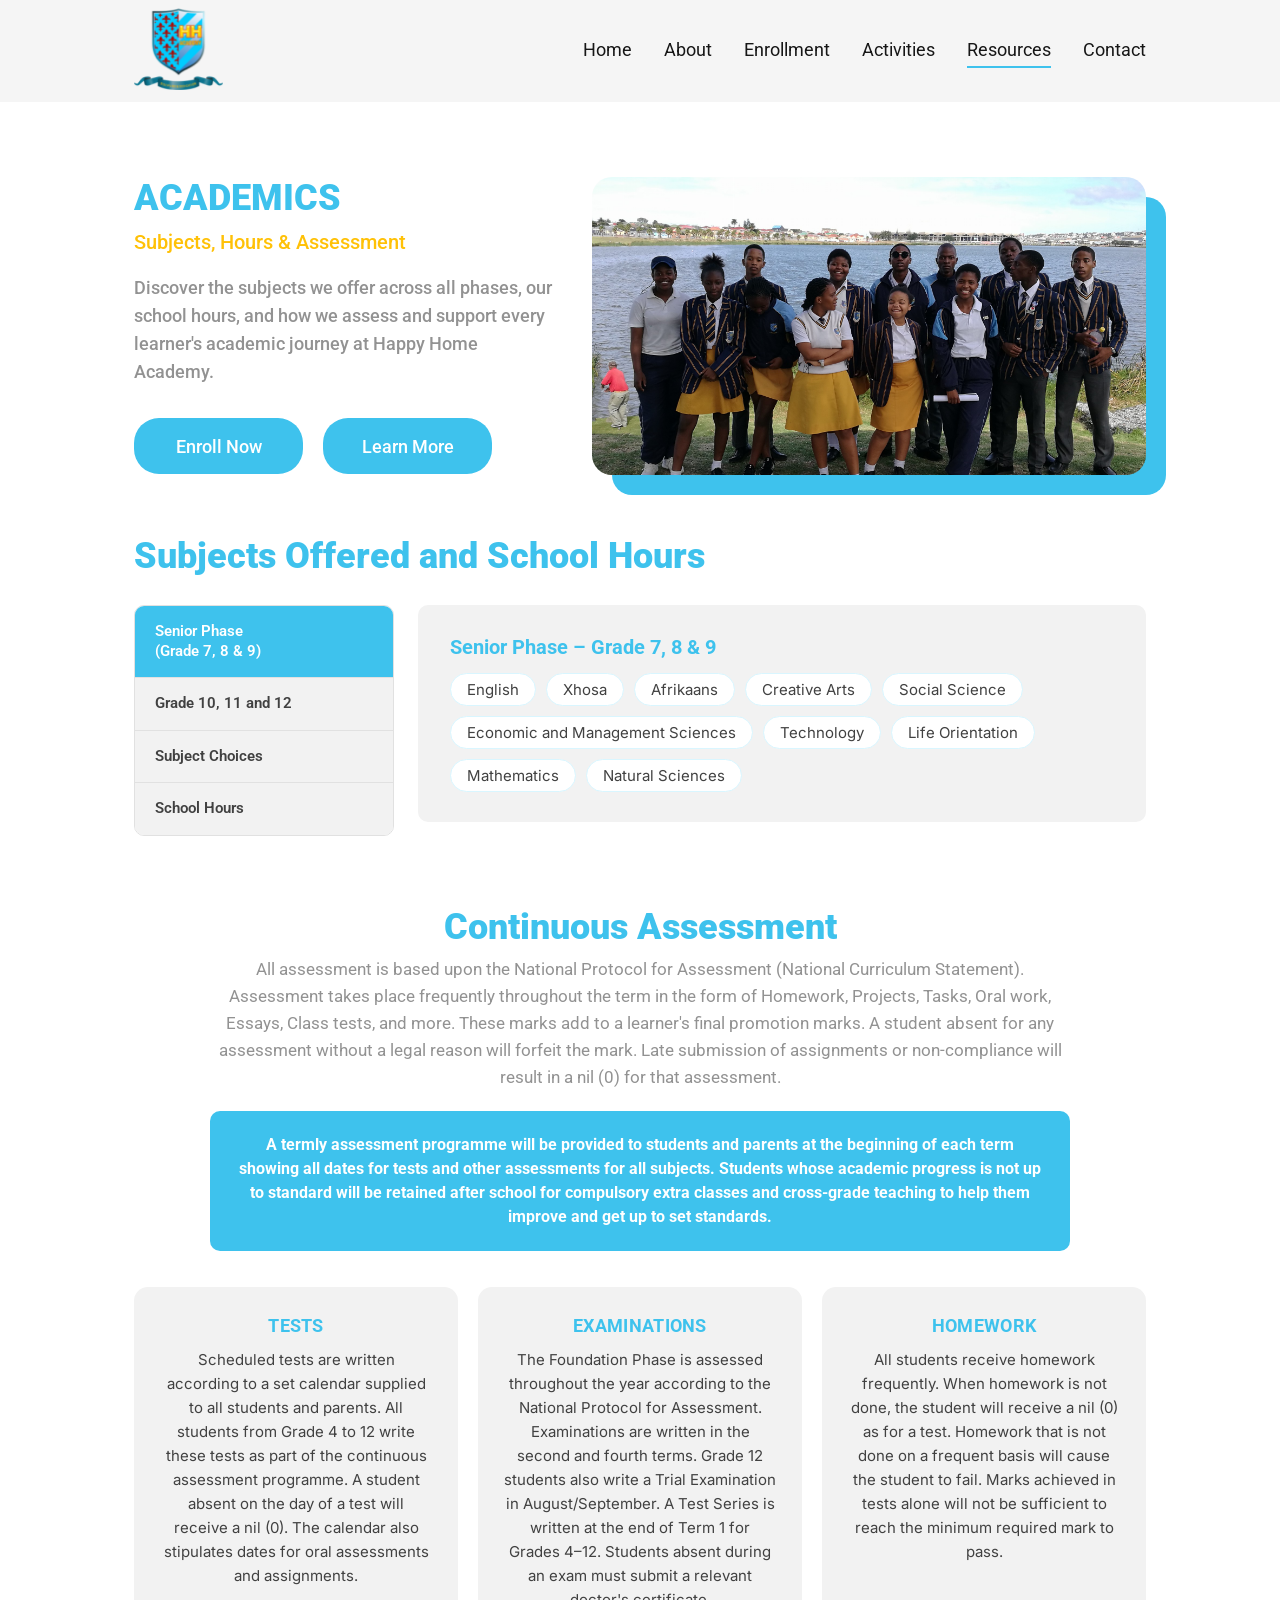
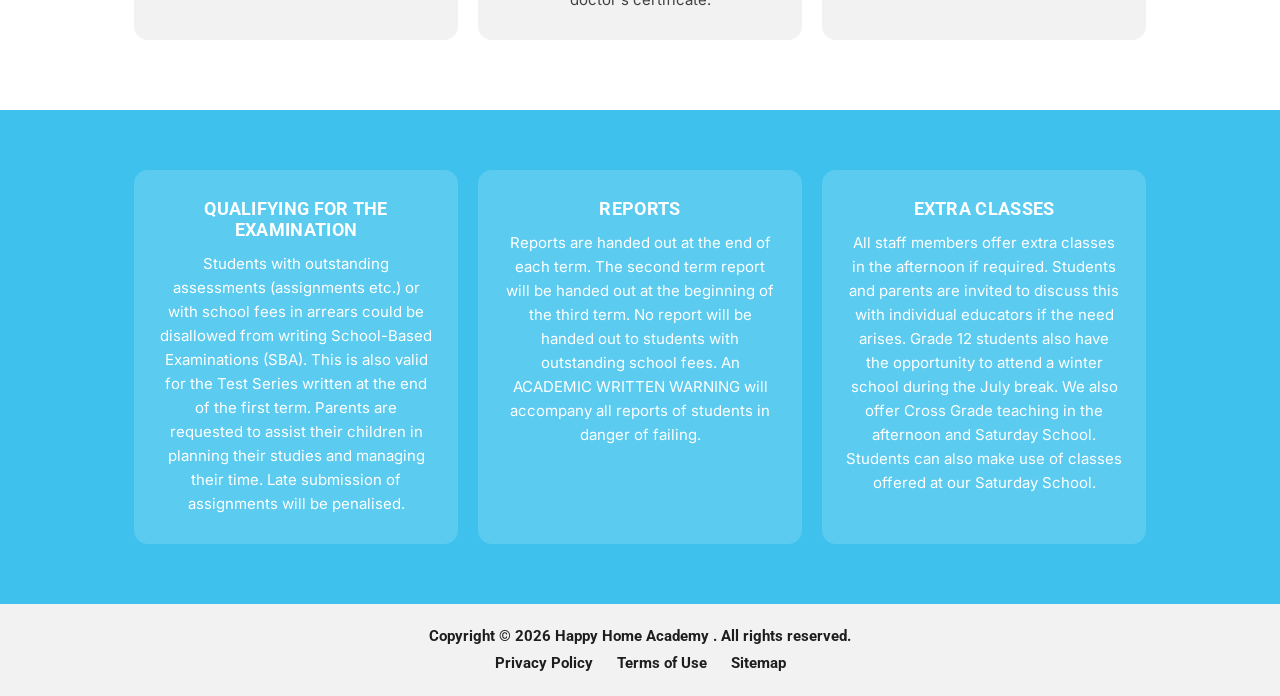
<file: resources.html>
<!DOCTYPE html>
<html lang="en">
<head>
<meta charset="UTF-8">
<meta name="viewport" content="width=device-width, initial-scale=1.0">
<title>Academics – HH Academy</title>
<link href="https://fonts.googleapis.com/css2?family=Roboto:wght@400;500;700;900&family=Inter:wght@400;500&display=swap" rel="stylesheet">
<style>
  *, *::before, *::after { box-sizing: border-box; margin: 0; padding: 0; }
  body { font-family: 'Roboto', sans-serif; background: #ffffff; color: #171717; }

  /* ── NAV ── */
  nav {
    position: sticky;
    top: 0;
    z-index: 100;
    width: 100%;
    height: 102px;
    background: rgba(242,242,242,0.75);
    backdrop-filter: blur(25px);
    display: flex;
    align-items: center;
    padding: 0 134px;
    justify-content: space-between;
  }
  .nav-logo img { width: 89px; height: 83px; object-fit: contain; }
  .nav-links { display: flex; align-items: center; gap: 32px; }

  /* NAV ITEM — wraps the link + dropdown together */
  .nav-item {
    position: relative;
    display: flex;
    align-items: center;
  }

  .nav-links a,
  .nav-item > a {
    font-size: 18px;
    font-weight: 400;
    color: #171717;
    text-decoration: none;
    padding-bottom: 4px;
    position: relative;
    display: inline-block;
  }
  .nav-links a::after,
  .nav-item > a::after {
    content: '';
    position: absolute;
    bottom: -4px; left: 50%;
    width: 0; height: 2px;
    background: #3EC2ED;
    transform: translateX(-50%) scaleX(0);
    transition: width 0.3s ease, transform 0.3s ease;
  }
  .nav-links a.active::after,
  .nav-links a:hover::after,
  .nav-item > a.active::after,
  .nav-item > a:hover::after { width: 100%; transform: translateX(-50%) scaleX(1); }

  /* DROPDOWN */
  .dropdown {
    position: absolute;
    top: calc(100% + 16px);
    left: 50%;
    min-width: 210px;
    padding: 10px;
    background: #fff;
    border: 1px solid #E1E1E1;
    border-radius: 14px;
    box-shadow: 0 18px 40px rgba(0,0,0,0.12);
    transform: translate(-50%, 8px);
    opacity: 0;
    pointer-events: none;
    transition: opacity 0.2s ease, transform 0.2s ease;
    z-index: 200;
  }
  .dropdown a {
    display: block;
    padding: 11px 12px;
    border-radius: 10px;
    font-size: 14px;
    line-height: 18px;
    color: #414141;
    white-space: nowrap;
  }
  .dropdown a::after { display: none; }
  .dropdown::before {
    content: '';
    position: absolute;
    left: 0;
    right: 0;
    top: -14px;
    height: 14px;
  }
  .dropdown a:hover {
    background: #E8F9FF;
    color: #3EC2ED;
  }
  .nav-item:hover .dropdown,
  .nav-item:focus-within .dropdown {
    opacity: 1;
    pointer-events: all;
    transform: translate(-50%, 0);
  }

  /* ── HAMBURGER ── */
  .hamburger {
    display: none;
    flex-direction: column;
    justify-content: center;
    align-items: center;
    width: 44px; height: 44px;
    background: none; border: none;
    cursor: pointer; gap: 6px; padding: 4px; z-index: 200;
  }
  .hamburger span {
    display: block; width: 26px; height: 2px;
    background: #171717; border-radius: 2px;
    transition: transform 0.3s ease, opacity 0.3s ease;
  }
  .hamburger.open span:nth-child(1) { transform: translateY(8px) rotate(45deg); }
  .hamburger.open span:nth-child(2) { opacity: 0; }
  .hamburger.open span:nth-child(3) { transform: translateY(-8px) rotate(-45deg); }

  /* ── MOBILE MENU ── */
  .mobile-menu {
    display: none;
    position: fixed; inset: 0;
    background: rgba(255,255,255,0.97);
    z-index: 150;
    flex-direction: column;
    align-items: center; justify-content: center;
    gap: 36px; opacity: 0; pointer-events: none;
    transition: opacity 0.3s ease;
  }
  .mobile-menu.open { opacity: 1; pointer-events: all; }
  .mobile-menu a {
    font-size: 26px; font-weight: 600; color: #171717;
    letter-spacing: 0.5px; text-decoration: none; padding-bottom: 4px;
    position: relative; display: inline-block; transition: color 0.2s;
  }
  .mobile-menu a::after {
    content: ''; position: absolute; bottom: -4px; left: 50%;
    width: 0; height: 2px; background: #3EC2ED;
    transform: translateX(-50%) scaleX(0);
    transition: width 0.3s ease, transform 0.3s ease;
  }
  .mobile-menu a.active::after,
  .mobile-menu a:hover::after { width: 100%; transform: translateX(-50%) scaleX(1); }
  .mobile-menu a.active, .mobile-menu a:hover { color: #3EC2ED; }
  
  .mobile-menu-close {
    position: absolute; top: 30px; right: 30px;
    background: none; border: none; color: #171717;
    font-size: 32px; cursor: pointer; padding: 8px;
    display: flex; align-items: center; justify-content: center;
    z-index: 201; transition: transform 0.2s;
  }
  .mobile-menu-close:hover { transform: rotate(90deg); }

  /* ── HERO ── */
  .hero {
    display: flex;
    align-items: flex-start;
    justify-content: space-between;
    padding: 75px 134px 60px;
    gap: 40px;
  }
  .hero-left { max-width: 520px; }
  .hero-left h1 {
    font-weight: 900; font-size: 36px; line-height: 42px;
    color: #3EC2ED; margin-bottom: 12px;
  }
  .hero-left .subtitle {
    font-weight: 500; font-size: 20px; line-height: 23px;
    color: #FFC107; margin-bottom: 20px;
  }
  .hero-left p {
    font-weight: 500; font-size: 18px; line-height: 28px;
    color: #929292; margin-bottom: 32px;
  }
  .btn-group { display: flex; gap: 20px; flex-wrap: wrap; }
  .btn {
    width: 169px; height: 56px;
    background: #3EC2ED; border-radius: 25px; border: none;
    cursor: pointer; font-weight: 500; font-size: 18px;
    color: #fff; display: flex; align-items: center; justify-content: center;
    text-decoration: none; transition: background 0.2s;
  }
  .btn:hover { background: #29b0da; }
  .hero-image {
    position: relative;
    width: 554px; height: 298px;
    border-radius: 20px; overflow: visible; flex-shrink: 0;
    z-index: 2;
  }
  .hero-image::after {
    content: '';
    position: absolute;
    width: 100%;
    height: 100%;
    background: #3EC2ED;
    border-radius: 20px;
    z-index: -1;
    bottom: -20px;
    right: -20px;
  }
  .hero-image img { width: 100%; height: 100%; object-fit: cover; border-radius: 20px; position: relative; z-index: 1; }

  /* ── PAGE SECTION WRAPPER ── */
  .page-section { padding: 0 134px 70px; }

  /* ── SUBJECTS TABS ── */
  .subjects-section { padding: 0 134px 70px; }
  .subjects-section h2 {
    font-weight: 900; font-size: 36px; line-height: 42px;
    color: #3EC2ED; margin-bottom: 28px;
  }
  .tabs-layout { display: flex; gap: 24px; align-items: flex-start; }

  .tab-buttons {
    flex-shrink: 0;
    width: 260px;
    display: flex;
    flex-direction: column;
    gap: 0;
    border-radius: 10px;
    overflow: hidden;
    border: 1px solid #E1E1E1;
  }
  .tab-btn {
    background: #F2F2F2;
    border: none;
    border-bottom: 1px solid #E1E1E1;
    padding: 16px 20px;
    text-align: left;
    font-family: 'Roboto', sans-serif;
    font-size: 15px;
    font-weight: 600;
    color: #414141;
    cursor: pointer;
    transition: background 0.2s, color 0.2s;
    line-height: 1.3;
  }
  .tab-btn:last-child { border-bottom: none; }
  .tab-btn.active { background: #3EC2ED; color: #fff; }
  .tab-btn:hover:not(.active) { background: #E8F9FF; color: #3EC2ED; }

  .tab-content { flex: 1; }
  .tab-panel { display: none; }
  .tab-panel.active { display: block; }

  .subject-panel-inner {
    background: #F2F2F2;
    border-radius: 10px;
    padding: 30px 32px;
  }
  .subject-panel-inner h3 {
    font-weight: 700; font-size: 20px; color: #3EC2ED; margin-bottom: 14px;
  }
  .subject-list {
    display: flex; flex-wrap: wrap; gap: 10px;
  }
  .subject-tag {
    background: #fff;
    border: 1px solid #D9F6FF;
    border-radius: 20px;
    padding: 6px 16px;
    font-family: 'Inter', sans-serif;
    font-size: 15px;
    color: #414141;
  }
  .subject-note {
    font-size: 16px; font-weight: 500; line-height: 26px; color: #929292;
  }
  .subject-note strong { color: #414141; }

  /* School Hours */
  .hours-grid { display: grid; grid-template-columns: 1fr 1fr; gap: 20px; margin-top: 4px; }
  .hours-card {
    background: #fff;
    border-radius: 10px;
    padding: 20px 24px;
    border: 1px solid #E1E1E1;
  }
  .hours-card h4 {
    font-size: 15px; font-weight: 700; color: #FFC107;
    text-transform: uppercase; letter-spacing: 0.5px; margin-bottom: 12px;
  }
  .hours-row {
    display: flex; justify-content: space-between;
    padding: 6px 0; border-bottom: 1px solid #F2F2F2;
    font-family: 'Inter', sans-serif; font-size: 14px; color: #414141;
  }
  .hours-row:last-child { border-bottom: none; }
  .hours-row .grade { color: #929292; }
  .hours-row .time { font-weight: 600; color: #3EC2ED; }
  .aftercare-note {
    margin-top: 16px;
    background: #D9F6FF;
    border-radius: 8px;
    padding: 12px 16px;
    font-family: 'Inter', sans-serif;
    font-size: 14px;
    color: #414141;
    line-height: 1.6;
  }
  .aftercare-note strong { color: #3EC2ED; }

  /* ── ASSESSMENT CARDS ── */
  .assessment-section { padding: 0 134px 70px; text-align: center; }
  .assessment-section h2 {
    font-weight: 900; font-size: 36px; line-height: 42px;
    color: #3EC2ED; margin-bottom: 8px;
  }
  .assessment-intro {
    font-size: 17px; font-weight: 400; line-height: 27px;
    color: #929292; margin: 0 auto 20px; max-width: 860px;
  }
  .assessment-highlight {
    background: #3EC2ED;
    border-radius: 10px;
    padding: 22px 28px;
    font-size: 16px; font-weight: 700; line-height: 24px;
    color: #fff; margin: 0 auto 36px; max-width: 860px;
  }
  .assessment-cards {
    display: grid;
    grid-template-columns: repeat(3, 1fr);
    gap: 20px;
    margin: 0 auto;
    max-width: 1200px;
  }
  .a-card {
    background: #F2F2F2;
    border-radius: 14px;
    padding: 28px 26px;
  }
  .a-card h3 {
    font-weight: 700; font-size: 18px;
    color: #3EC2ED; margin-bottom: 12px;
    text-transform: uppercase; letter-spacing: 0.3px;
  }
  .a-card p {
    font-family: 'Inter', sans-serif;
    font-size: 15px; line-height: 24px; color: #414141;
  }

  /* ── BLUE BAND CARDS ── */
  .band-section {
    background: #3EC2ED;
    padding: 60px 134px;
  }
  .band-cards {
    display: grid;
    grid-template-columns: repeat(3, 1fr);
    gap: 20px;
    text-align: center;
  }
  .band-card {
    background: rgba(255,255,255,0.15);
    border-radius: 14px;
    padding: 28px 24px;
  }
  .band-card h3 {
    font-weight: 700; font-size: 18px; color: #fff;
    text-transform: uppercase; letter-spacing: 0.3px; margin-bottom: 12px;
  }
  .band-card p {
    font-family: 'Inter', sans-serif;
    font-size: 15px; line-height: 24px; color: #fff;
  }

  /* ── FOOTER ── */
  footer {
    background: #F2F2F2;
    height: 92px;
    display: flex;
    flex-direction: column;
    align-items: center;
    justify-content: center;
    gap: 8px;
  }
  footer .copy {
    font-weight: 700; font-size: 15px; color: #1E1E1E;
  }
  footer .footer-links { display: flex; gap: 24px; list-style: none; }
  footer .footer-links li a {
    font-weight: 700; font-size: 15px; color: #1E1E1E; text-decoration: none;
  }
  footer .footer-links li a:hover { color: #3EC2ED; }

  /* ── FADE-UP ANIMATION ── */
  .fade-up {
    opacity: 0;
    transform: translateY(40px);
    transition: opacity 0.7s ease, transform 0.7s ease;
  }
  .fade-up.visible {
    opacity: 1;
    transform: translateY(0);
  }

  /* ── MOBILE ── */
  /* TABLET RESPONSIVE */
  @media (max-width: 1100px) {
    nav { padding: 0 40px; }
    .hero { padding: 40px 40px 50px; gap: 28px; }
    .hero-left { max-width: 100%; }
    .hero-image { width: 100%; max-width: 720px; height: auto; }
    .subjects-section { padding: 0 40px 50px; }
    .tabs-layout { gap: 20px; }
    .tab-buttons { width: 260px; }
    .assessment-section { padding: 0 40px 50px; }
    .band-section { padding: 50px 40px; }
  }

  @media (max-width: 768px) {
    nav { height: 70px; padding: 0 20px; }
    .nav-logo img { width: 56px; height: 52px; }
    .nav-links { display: none; }
    .hamburger { display: flex; }
    .mobile-menu { display: flex; }

    .hero { flex-direction: column; padding: 30px 40px 60px 20px; gap: 28px; }
    .hero-left { max-width: 100%; }
    .hero-left h1 { font-size: 24px; line-height: 30px; }
    .hero-left .subtitle { font-size: 16px; }
    .hero-left p { font-size: 15px; margin-bottom: 24px; }
    .btn { width: 140px; height: 48px; font-size: 16px; }
    .hero-image { width: 100%; height: 220px; border-radius: 14px; }

    .subjects-section { padding: 0 20px 50px; }
    .subjects-section h2 { font-size: 24px; }
    .tabs-layout { flex-direction: column; gap: 16px; }
    .tab-buttons { width: 100%; flex-direction: row; flex-wrap: wrap; border-radius: 10px; }
    .tab-btn { flex: 1 1 auto; font-size: 13px; padding: 12px 10px; border-bottom: none; border-right: 1px solid #E1E1E1; }
    .tab-btn:last-child { border-right: none; }
    .hours-grid { grid-template-columns: 1fr; }

    .assessment-section { padding: 0 20px 50px; }
    .assessment-section h2 { font-size: 24px; }
    .assessment-intro { font-size: 15px; }
    .assessment-cards { grid-template-columns: 1fr; gap: 14px; }

    .band-section { padding: 40px 20px; }
    .band-cards { grid-template-columns: 1fr; gap: 14px; }

    footer { height: auto; padding: 24px 20px; text-align: center; }
    footer .copy { font-size: 13px; margin-bottom: 12px; }
    footer .footer-links { flex-direction: column; gap: 8px; }
    footer .footer-links li a { font-size: 12px; }
  }

  @media (max-width: 480px) {
    footer { padding: 20px 16px; }
    footer .copy { font-size: 12px; margin-bottom: 10px; }
    footer .footer-links { gap: 6px; }
    footer .footer-links li a { font-size: 11px; }
    .btn-group { gap: 12px; }
    .btn { width: 130px; font-size: 15px; }
  }
</style>
</head>
<body>

<!-- NAV -->
<nav>
  <div class="nav-logo">
    <img src="Images/HH_Academy_logo.png" alt="HH Academy Logo" onerror="this.style.display='none'">
  </div>
  <div class="nav-links">
    <a href="index.html">Home</a>
    <div class="nav-item">
      <a href="about.html">About</a>
      <div class="dropdown" aria-label="About sub pages">
        <a href="code_of_conduct.html">Code of Conduct</a>
        <a href="drug_policy.html">Drug Policy</a>
      </div>
    </div>
    <a href="enrollment.html">Enrollment</a>
    <a href="activities.html">Activities</a>
    <a href="resources.html" class="active">Resources</a>
    <a href="contact.html">Contact</a>
  </div>
  <button class="hamburger" id="hamburger" aria-label="Toggle navigation" aria-expanded="false">
    <span></span><span></span><span></span>
  </button>
</nav>

<!-- MOBILE MENU -->
<div class="mobile-menu" id="mobileMenu" role="navigation" aria-label="Mobile navigation">
  <button class="mobile-menu-close" id="mobileMenuClose" aria-label="Close navigation">&times;</button>
  <a href="index.html">Home</a>
  <a href="about.html">About</a>
  <a href="code_of_conduct.html">Code of Conduct</a>
  <a href="drug_policy.html">Drug Policy</a>
  <a href="enrollment.html">Enrollment</a>
  <a href="activities.html">Activities</a>
  <a href="resources.html" class="active">Resources</a>
  <a href="contact.html">Contact</a>
</div>

<!-- HERO -->
<section class="hero fade-up">
  <div class="hero-left">
    <h1>ACADEMICS</h1>
    <p class="subtitle">Subjects, Hours &amp; Assessment</p>
    <p>Discover the subjects we offer across all phases, our school hours, and how we assess and support every learner's academic journey at Happy Home Academy.</p>
    <div class="btn-group">
      <a href="enrollment.html" class="btn">Enroll Now</a>
      <a href="#subjects" class="btn">Learn More</a>
    </div>
  </div>
  <div class="hero-image">
    <img src="Images/h1.jpg" alt="Students in classroom">
  </div>
</section>

<!-- SUBJECTS & SCHOOL HOURS TABS -->
<section class="subjects-section fade-up" id="subjects">
  <h2>Subjects Offered and School Hours</h2>
  <div class="tabs-layout">
    <div class="tab-buttons">
      <button class="tab-btn active" data-tab="senior">Senior Phase<br>(Grade 7, 8 &amp; 9)</button>
      <button class="tab-btn" data-tab="grade10">Grade 10, 11 and 12</button>
      <button class="tab-btn" data-tab="choices">Subject Choices</button>
      <button class="tab-btn" data-tab="hours">School Hours</button>
    </div>

    <div class="tab-content">

      <!-- SENIOR PHASE -->
      <div class="tab-panel active" id="tab-senior">
        <div class="subject-panel-inner">
          <h3>Senior Phase – Grade 7, 8 &amp; 9</h3>
          <div class="subject-list">
            <span class="subject-tag">English</span>
            <span class="subject-tag">Xhosa</span>
            <span class="subject-tag">Afrikaans</span>
            <span class="subject-tag">Creative Arts</span>
            <span class="subject-tag">Social Science</span>
            <span class="subject-tag">Economic and Management Sciences</span>
            <span class="subject-tag">Technology</span>
            <span class="subject-tag">Life Orientation</span>
            <span class="subject-tag">Mathematics</span>
            <span class="subject-tag">Natural Sciences</span>
          </div>
        </div>
      </div>

      <!-- GRADE 10-12 -->
      <div class="tab-panel" id="tab-grade10">
        <div class="subject-panel-inner">
          <h3>Grade 10, 11 and 12</h3>
          <div class="subject-list">
            <span class="subject-tag">English Home Language</span>
            <span class="subject-tag">Xhosa First Additional Language</span>
            <span class="subject-tag">Afrikaans First Additional Language</span>
            <span class="subject-tag">Mathematics</span>
            <span class="subject-tag">Mathematical Literacy</span>
            <span class="subject-tag">Physical Science</span>
            <span class="subject-tag">Life Science</span>
            <span class="subject-tag">Business Studies</span>
            <span class="subject-tag">Accounting</span>
            <span class="subject-tag">Geography</span>
            <span class="subject-tag">Tourism</span>
            <span class="subject-tag">Life Orientation</span>
          </div>
        </div>
      </div>

      <!-- SUBJECT CHOICES -->
      <div class="tab-panel" id="tab-choices">
        <div class="subject-panel-inner">
          <h3>Subject Choices</h3>
          <p class="subject-note">
            In <strong>Grade 8 and 9</strong>, the only choices that can be made are between the two (2) languages — <strong>Afrikaans FAL</strong> and <strong>IsiXhosa FAL</strong>. Students must take two (2) languages: <strong>English HL</strong> (compulsory) and one First Additional Language.
          </p>
          <br>
          <p class="subject-note">
            The subject choices for <strong>Grades 10 to 12</strong> have certain restrictions which will be explained when registering. Students from Grade 10 to 12 must take <strong>seven (7)</strong> of the offered subjects, which include two (2) languages and either <strong>Mathematics or Mathematical Literacy</strong>, as well as <strong>Life Orientation</strong>.
          </p>
        </div>
      </div>

      <!-- SCHOOL HOURS -->
      <div class="tab-panel" id="tab-hours">
        <div class="subject-panel-inner">
          <h3>School Hours</h3>
          <div class="hours-grid">
            <div class="hours-card">
              <h4>Monday to Thursday</h4>
              <div class="hours-row">
                <span class="grade">Grade R – 3</span>
                <span class="time">07:45 – 13:00</span>
              </div>
              <div class="hours-row">
                <span class="grade">Grade 4 – 7</span>
                <span class="time">07:45 – 14:00</span>
              </div>
              <div class="hours-row">
                <span class="grade">Grade 8 – 12</span>
                <span class="time">07:45 – 14:30</span>
              </div>
            </div>
            <div class="hours-card">
              <h4>Fridays</h4>
              <div class="hours-row">
                <span class="grade">Grade R – 7</span>
                <span class="time">07:45 – 13:00</span>
              </div>
              <div class="hours-row">
                <span class="grade">Grade 8 – 12</span>
                <span class="time">07:45 – 13:30</span>
              </div>
            </div>
          </div>
          <div class="aftercare-note">
            <strong>Aftercare</strong> is available for Grade R–7 from Monday to Friday, <strong>15:00 – 17:00</strong> at <strong>R400 p/m</strong>.<br>
            Compulsory extra classes and cross-grade teaching are offered daily after school for learners whose academic performance is not up to standard.
          </div>
        </div>
      </div>

    </div><!-- /tab-content -->
  </div><!-- /tabs-layout -->
</section>

<!-- CONTINUOUS ASSESSMENT -->
<section class="assessment-section fade-up">
  <h2>Continuous Assessment</h2>
  <p class="assessment-intro">
    All assessment is based upon the National Protocol for Assessment (National Curriculum Statement). Assessment takes place frequently throughout the term in the form of Homework, Projects, Tasks, Oral work, Essays, Class tests, and more. These marks add to a learner's final promotion marks. A student absent for any assessment without a legal reason will forfeit the mark. Late submission of assignments or non-compliance will result in a nil (0) for that assessment.
  </p>
  <div class="assessment-highlight">
    A termly assessment programme will be provided to students and parents at the beginning of each term showing all dates for tests and other assessments for all subjects. Students whose academic progress is not up to standard will be retained after school for compulsory extra classes and cross-grade teaching to help them improve and get up to set standards.
  </div>

  <div class="assessment-cards">
    <div class="a-card">
      <h3>Tests</h3>
      <p>Scheduled tests are written according to a set calendar supplied to all students and parents. All students from Grade 4 to 12 write these tests as part of the continuous assessment programme. A student absent on the day of a test will receive a nil (0). The calendar also stipulates dates for oral assessments and assignments.</p>
    </div>
    <div class="a-card">
      <h3>Examinations</h3>
      <p>The Foundation Phase is assessed throughout the year according to the National Protocol for Assessment. Examinations are written in the second and fourth terms. Grade 12 students also write a Trial Examination in August/September. A Test Series is written at the end of Term 1 for Grades 4–12. Students absent during an exam must submit a relevant doctor's certificate.</p>
    </div>
    <div class="a-card">
      <h3>Homework</h3>
      <p>All students receive homework frequently. When homework is not done, the student will receive a nil (0) as for a test. Homework that is not done on a frequent basis will cause the student to fail. Marks achieved in tests alone will not be sufficient to reach the minimum required mark to pass.</p>
    </div>
  </div>
</section>

<!-- YELLOW BAND: QUALIFYING / REPORTS / EXTRA CLASSES -->
<section class="band-section fade-up">
  <div class="band-cards">
    <div class="band-card">
      <h3>Qualifying for the Examination</h3>
      <p>Students with outstanding assessments (assignments etc.) or with school fees in arrears could be disallowed from writing School-Based Examinations (SBA). This is also valid for the Test Series written at the end of the first term. Parents are requested to assist their children in planning their studies and managing their time. Late submission of assignments will be penalised.</p>
    </div>
    <div class="band-card">
      <h3>Reports</h3>
      <p>Reports are handed out at the end of each term. The second term report will be handed out at the beginning of the third term. No report will be handed out to students with outstanding school fees. An ACADEMIC WRITTEN WARNING will accompany all reports of students in danger of failing.</p>
    </div>
    <div class="band-card">
      <h3>Extra Classes</h3>
      <p>All staff members offer extra classes in the afternoon if required. Students and parents are invited to discuss this with individual educators if the need arises. Grade 12 students also have the opportunity to attend a winter school during the July break. We also offer Cross Grade teaching in the afternoon and Saturday School. Students can also make use of classes offered at our Saturday School.</p>
    </div>
  </div>
</section>

<!-- FOOTER -->
<footer>
  <p class="copy">Copyright &copy; 2026 Happy Home Academy . All rights reserved.</p>
  <ul class="footer-links">
    <li><a href="#">Privacy Policy</a></li>
    <li><a href="#">Terms of Use</a></li>
    <li><a href="#">Sitemap</a></li>
  </ul>
</footer>

<script>
  // Tab switching
  const tabBtns = document.querySelectorAll('.tab-btn');
  const tabPanels = document.querySelectorAll('.tab-panel');
  const tabMap = { senior: 'tab-senior', grade10: 'tab-grade10', choices: 'tab-choices', hours: 'tab-hours' };

  tabBtns.forEach(btn => {
    btn.addEventListener('click', () => {
      tabBtns.forEach(b => b.classList.remove('active'));
      tabPanels.forEach(p => p.classList.remove('active'));
      btn.classList.add('active');
      document.getElementById(tabMap[btn.dataset.tab]).classList.add('active');
    });
  });

  // Hamburger / mobile menu
  const hamburger = document.getElementById('hamburger');
  const mobileMenu = document.getElementById('mobileMenu');
  const mobileMenuClose = document.getElementById('mobileMenuClose');
  hamburger.addEventListener('click', () => {
    const isOpen = mobileMenu.classList.toggle('open');
    hamburger.classList.toggle('open', isOpen);
    hamburger.setAttribute('aria-expanded', isOpen);
    document.body.style.overflow = isOpen ? 'hidden' : '';
  });
  // Close menu when close button is clicked
  mobileMenuClose.addEventListener('click', () => {
    mobileMenu.classList.remove('open');
    hamburger.classList.remove('open');
    hamburger.setAttribute('aria-expanded', 'false');
    document.body.style.overflow = '';
  });
  mobileMenu.querySelectorAll('a').forEach(link => {
    link.addEventListener('click', () => {
      mobileMenu.classList.remove('open');
      hamburger.classList.remove('open');
      hamburger.setAttribute('aria-expanded', 'false');
      document.body.style.overflow = '';
    });
  });

  // Scroll-triggered fade-up animations
  const fadeEls = document.querySelectorAll('.fade-up');
  const observer = new IntersectionObserver((entries) => {
    entries.forEach(entry => {
      if (entry.isIntersecting) {
        entry.target.classList.add('visible');
        observer.unobserve(entry.target);
      }
    });
  }, { threshold: 0.12 });

  fadeEls.forEach(el => observer.observe(el));
</script>
</body>
</html>
</file>
